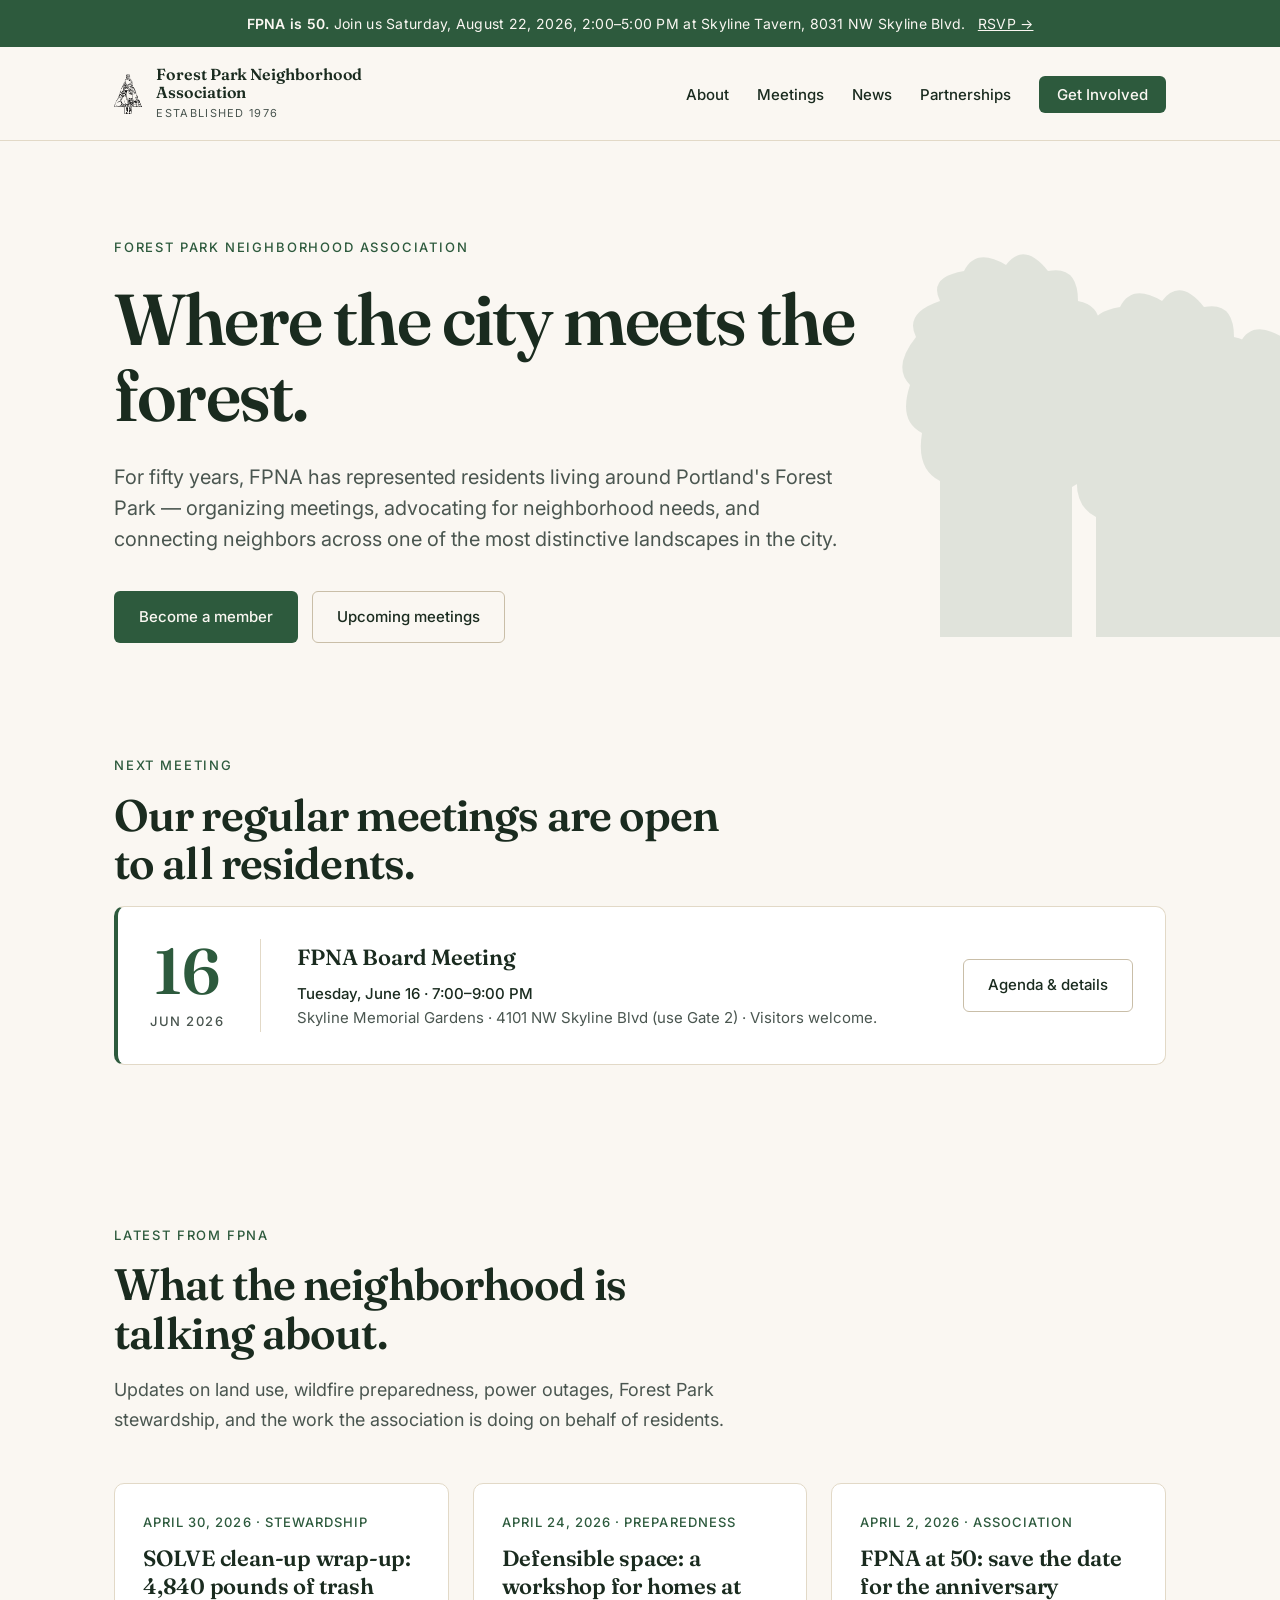
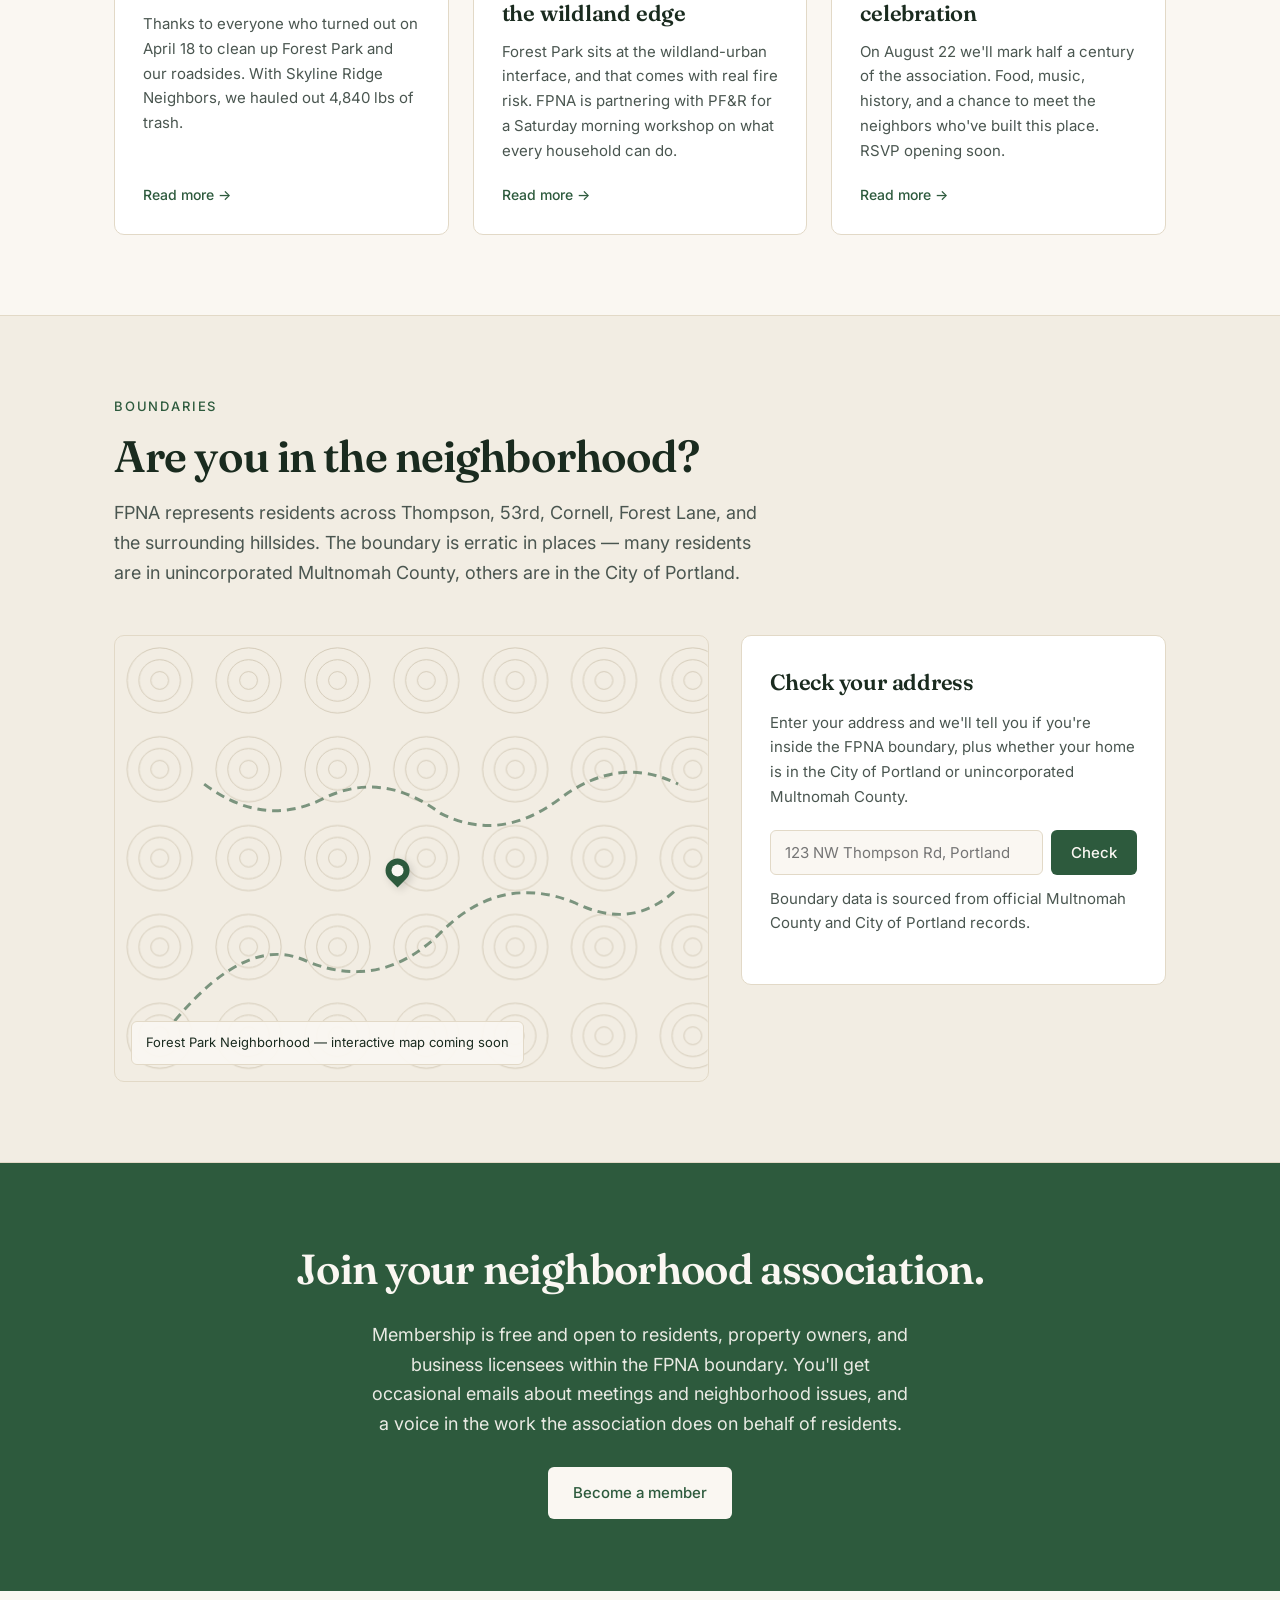
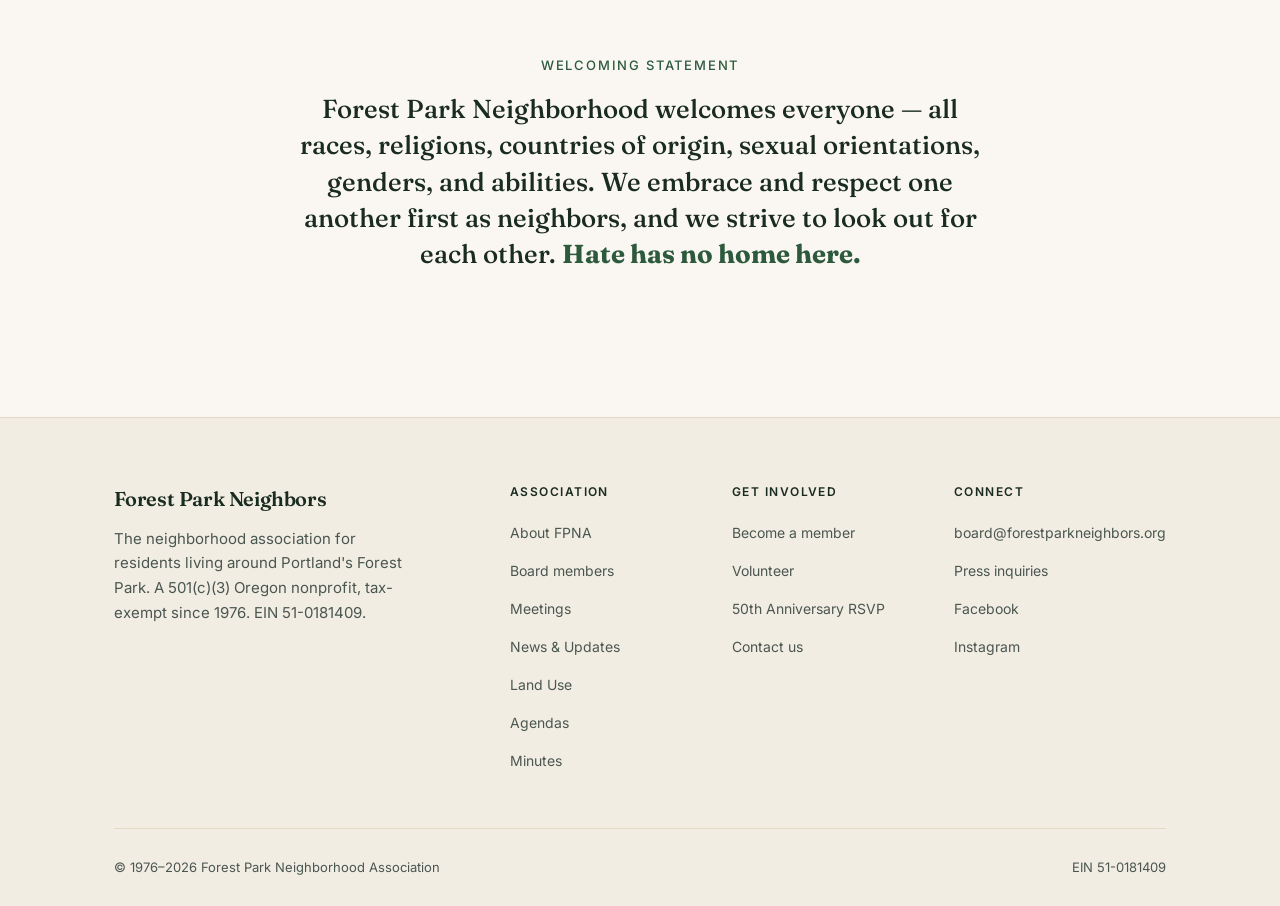
<file: index.html>
<!DOCTYPE html>
<html lang="en">
<head>
  <meta charset="UTF-8">
  <meta name="viewport" content="width=device-width, initial-scale=1.0">
  <title>Forest Park Neighborhood Association</title>
  <meta name="description" content="Since 1976, FPNA has represented residents around Portland's Forest Park. Meetings, news, advocacy, and community at the edge of the forest.">
  <link rel="preconnect" href="https://fonts.googleapis.com">
  <link rel="preconnect" href="https://fonts.gstatic.com" crossorigin>
  <link href="https://fonts.googleapis.com/css2?family=Fraunces:opsz,wght@9..144,500;9..144,600&family=Inter:wght@400;500;600&display=swap" rel="stylesheet">
  <link rel="stylesheet" href="styles.css">
</head>
<body>

  <!-- 50th Anniversary banner -->
  <div class="banner-50">
    <strong>FPNA is 50.</strong> Join us Saturday, August 22, 2026, 2:00–5:00 PM at Skyline Tavern, 8031 NW Skyline Blvd.
    <a href="get-involved.html#rsvp">RSVP →</a>
  </div>

  <!-- Header -->
  <header class="site-header">
    <div class="header-inner">
      <a href="index.html" class="brand">
        <img src="assets/fpna-logo-bw.png" alt="" class="brand-mark" />
        <span class="brand-text">
          <span class="brand-name">Forest Park Neighborhood Association</span>
          <span class="brand-tag">Established 1976</span>
        </span>
      </a>
      <nav class="main-nav" aria-label="Main">
        <ul>
          <li><a href="about.html">About</a></li>
          <li><a href="meetings.html">Meetings</a></li>
          <li><a href="news.html">News</a></li>
          <li><a href="partnerships.html">Partnerships</a></li>
          <li><a href="get-involved.html" class="nav-cta">Get Involved</a></li>
        </ul>
      </nav>
    </div>
  </header>

  <!-- Hero -->
  <section class="hero">
    <!-- Decorative tree silhouettes -->
    <svg class="hero-decoration" viewBox="0 0 400 400" xmlns="http://www.w3.org/2000/svg" aria-hidden="true">
      <g fill="#2D5A3D">
        <path d="M50 380 L50 250 Q30 240 35 210 Q15 200 25 170 Q10 155 30 130 Q20 110 50 100 Q40 80 70 75 Q80 55 105 70 Q120 50 140 75 Q165 70 165 100 Q190 105 180 135 Q200 155 180 175 Q195 200 175 215 Q180 245 160 255 L160 380 Z"/>
        <path d="M180 380 L180 280 Q160 270 165 240 Q145 230 155 200 Q140 185 160 160 Q150 140 180 130 Q170 110 200 105 Q210 85 235 100 Q250 80 270 105 Q295 100 295 130 Q320 135 310 165 Q330 185 310 205 Q325 230 305 245 Q310 275 290 285 L290 380 Z"/>
        <path d="M280 380 L280 310 Q260 300 265 270 Q245 260 255 230 Q240 215 260 190 Q250 170 280 160 Q270 140 300 135 Q310 115 335 130 Q350 110 370 135 L370 380 Z"/>
      </g>
    </svg>

    <div class="container hero-inner">
      <div class="hero-eyebrow">Forest Park Neighborhood Association</div>
      <h1 class="hero-title">Where the city meets the forest.</h1>
      <p class="hero-sub">
        For fifty years, FPNA has represented residents living around Portland's Forest Park —
        organizing meetings, advocating for neighborhood needs, and connecting neighbors across
        one of the most distinctive landscapes in the city.
      </p>
      <div class="hero-actions">
        <a href="get-involved.html" class="btn btn-primary">Become a member</a>
        <a href="meetings.html" class="btn btn-secondary">Upcoming meetings</a>
      </div>
    </div>
  </section>

  <!-- Next meeting -->
  <section style="padding-top: 24px;">
    <div class="container">
      <div class="section-eyebrow">Next meeting</div>
      <h2 class="section-title">Our regular meetings are open to all residents.</h2>
      <div class="next-meeting">
        <div class="next-meeting-date">
          <div class="next-meeting-day">16</div>
          <div class="next-meeting-month">Jun 2026</div>
        </div>
        <div class="next-meeting-body">
          <h3>FPNA Board Meeting</h3>
          <p>
            <strong>Tuesday, June 16 · 7:00&ndash;9:00 PM</strong><br>
            Skyline Memorial Gardens · 4101 NW Skyline Blvd (use Gate 2) · Visitors welcome.
          </p>
        </div>
        <a href="meetings.html" class="btn btn-secondary">Agenda &amp; details</a>
      </div>
    </div>
  </section>

  <!-- News -->
  <section>
    <div class="container">
      <div class="section-eyebrow">Latest from FPNA</div>
      <h2 class="section-title">What the neighborhood is talking about.</h2>
      <p class="section-sub">
        Updates on land use, wildfire preparedness, power outages, Forest Park stewardship,
        and the work the association is doing on behalf of residents.
      </p>
      <div class="news-grid">
        <a href="news.html" class="news-card">
          <div class="news-meta">April 30, 2026 · Stewardship</div>
          <h3 class="news-title">SOLVE clean-up wrap-up: 4,840 pounds of trash</h3>
          <p class="news-excerpt">
            Thanks to everyone who turned out on April 18 to clean up Forest Park and our
            roadsides. With Skyline Ridge Neighbors, we hauled out 4,840 lbs of trash.
          </p>
          <span class="news-read">Read more →</span>
        </a>
        <a href="news.html" class="news-card">
          <div class="news-meta">April 24, 2026 · Preparedness</div>
          <h3 class="news-title">Defensible space: a workshop for homes at the wildland edge</h3>
          <p class="news-excerpt">
            Forest Park sits at the wildland-urban interface, and that comes with real fire risk.
            FPNA is partnering with PF&amp;R for a Saturday morning workshop on what every household can do.
          </p>
          <span class="news-read">Read more →</span>
        </a>
        <a href="news.html" class="news-card">
          <div class="news-meta">April 2, 2026 · Association</div>
          <h3 class="news-title">FPNA at 50: save the date for the anniversary celebration</h3>
          <p class="news-excerpt">
            On August 22 we'll mark half a century of the association. Food, music, history,
            and a chance to meet the neighbors who've built this place. RSVP opening soon.
          </p>
          <span class="news-read">Read more →</span>
        </a>
      </div>
    </div>
  </section>

  <!-- Boundary + address checker -->
  <section style="background: var(--color-bg-alt); border-top: 1px solid var(--color-border); border-bottom: 1px solid var(--color-border);">
    <div class="container">
      <div class="section-eyebrow">Boundaries</div>
      <h2 class="section-title">Are you in the neighborhood?</h2>
      <p class="section-sub">
        FPNA represents residents across Thompson, 53rd, Cornell, Forest Lane, and the
        surrounding hillsides. The boundary is erratic in places — many residents are in
        unincorporated Multnomah County, others are in the City of Portland.
      </p>

      <div class="boundary-block">
        <div class="map-placeholder">
          <svg class="map-bg" viewBox="0 0 400 300" xmlns="http://www.w3.org/2000/svg" aria-hidden="true">
            <defs>
              <pattern id="topo" x="0" y="0" width="60" height="60" patternUnits="userSpaceOnUse">
                <circle cx="30" cy="30" r="22" stroke="#C9BEA8" stroke-width="0.5" fill="none"/>
                <circle cx="30" cy="30" r="14" stroke="#C9BEA8" stroke-width="0.5" fill="none"/>
                <circle cx="30" cy="30" r="6" stroke="#C9BEA8" stroke-width="0.5" fill="none"/>
              </pattern>
            </defs>
            <rect width="400" height="300" fill="url(#topo)"/>
            <path d="M40 260 Q90 200 130 220 Q180 240 220 200 Q260 160 310 180 Q350 200 380 170"
                  stroke="#2D5A3D" stroke-width="2" fill="none" stroke-dasharray="6 4" opacity="0.6"/>
            <path d="M60 100 Q100 130 140 110 Q180 90 220 120 Q260 140 300 110 Q340 80 380 100"
                  stroke="#2D5A3D" stroke-width="2" fill="none" stroke-dasharray="6 4" opacity="0.6"/>
          </svg>
          <div class="map-pin" aria-hidden="true"></div>
          <div class="map-label">Forest Park Neighborhood — interactive map coming soon</div>
        </div>

        <div class="checker-card">
          <h3>Check your address</h3>
          <p>Enter your address and we'll tell you if you're inside the FPNA boundary, plus whether your home is in the City of Portland or unincorporated Multnomah County.</p>
          <form class="checker-form" onsubmit="event.preventDefault(); alert('In the production version, this will return live boundary and jurisdiction info.');">
            <input type="text" placeholder="123 NW Thompson Rd, Portland" aria-label="Your address">
            <button type="submit">Check</button>
          </form>
          <p class="checker-note">Boundary data is sourced from official Multnomah County and City of Portland records.</p>
        </div>
      </div>
    </div>
  </section>

  <!-- CTA band -->
  <section class="cta-band">
    <div class="container">
      <h2>Join your neighborhood association.</h2>
      <p>Membership is free and open to residents, property owners, and business licensees within the FPNA boundary. You'll get occasional emails about meetings and neighborhood issues, and a voice in the work the association does on behalf of residents.</p>
      <a href="get-involved.html" class="btn btn-primary">Become a member</a>
    </div>
  </section>

  <!-- Welcoming statement -->
  <section style="padding: 64px 0;">
    <div class="container" style="max-width: 760px; text-align: center;">
      <div class="section-eyebrow">Welcoming statement</div>
      <p style="font-family: var(--font-display); font-weight: 500; font-size: clamp(20px, 2.2vw, 26px); line-height: 1.4; color: var(--color-text); margin-top: 12px;">
        Forest Park Neighborhood welcomes everyone — all races, religions, countries of
        origin, sexual orientations, genders, and abilities. We embrace and respect one
        another first as neighbors, and we strive to look out for each other.
        <strong style="color: var(--color-accent);">Hate has no home here.</strong>
      </p>
    </div>
  </section>

  <!-- Footer -->
  <footer class="site-footer">
    <div class="container">
      <div class="footer-grid">
        <div>
          <div class="footer-brand">Forest Park Neighbors</div>
          <p class="footer-blurb">
            The neighborhood association for residents living around Portland's Forest Park.
            A 501(c)(3) Oregon nonprofit, tax-exempt since 1976. EIN 51-0181409.
          </p>
        </div>
        <div class="footer-col">
          <h4>Association</h4>
          <ul>
            <li><a href="about.html">About FPNA</a></li>
            <li><a href="about.html#board">Board members</a></li>
            <li><a href="meetings.html">Meetings</a></li>
            <li><a href="news.html">News &amp; Updates</a></li>
            <li><a href="land-use.html">Land Use</a></li>
            <li><a href="https://neigh120.sharepoint.com/:f:/s/Library/EjaX7eQWtTdJlmP6zh1chggBeNu8Uv-p2MYlgUlv2T-IfQ?e=IfXbHe" target="_blank" rel="noopener">Agendas</a></li>
            <li><a href="https://neigh120.sharepoint.com/:f:/s/Library/EgnVC0pJ2J5DipxcN_7w5o8BEXKEQTdMqW26zpZ4DAAJKw?e=DmlteZ" target="_blank" rel="noopener">Minutes</a></li>
          </ul>
        </div>
        <div class="footer-col">
          <h4>Get involved</h4>
          <ul>
            <li><a href="get-involved.html">Become a member</a></li>
            <li><a href="get-involved.html#volunteer">Volunteer</a></li>
            <li><a href="get-involved.html#rsvp">50th Anniversary RSVP</a></li>
            <li><a href="contact.html">Contact us</a></li>
          </ul>
        </div>
        <div class="footer-col">
          <h4>Connect</h4>
          <ul>
            <li><a href="mailto:board@forestparkneighbors.org">board@forestparkneighbors.org</a></li>
            <li><a href="contact.html#press">Press inquiries</a></li>
            <li><a href="https://www.facebook.com/forestparkneighborhoodassociation" target="_blank" rel="noopener">Facebook</a></li>
            <li><a href="https://www.instagram.com/forestparkneighbors" target="_blank" rel="noopener">Instagram</a></li>
          </ul>
        </div>
      </div>
      <div class="footer-bottom">
        <span>© 1976–2026 Forest Park Neighborhood Association</span>
        <span>EIN 51-0181409</span>
      </div>
    </div>
  </footer>

</body>
</html>
</file>
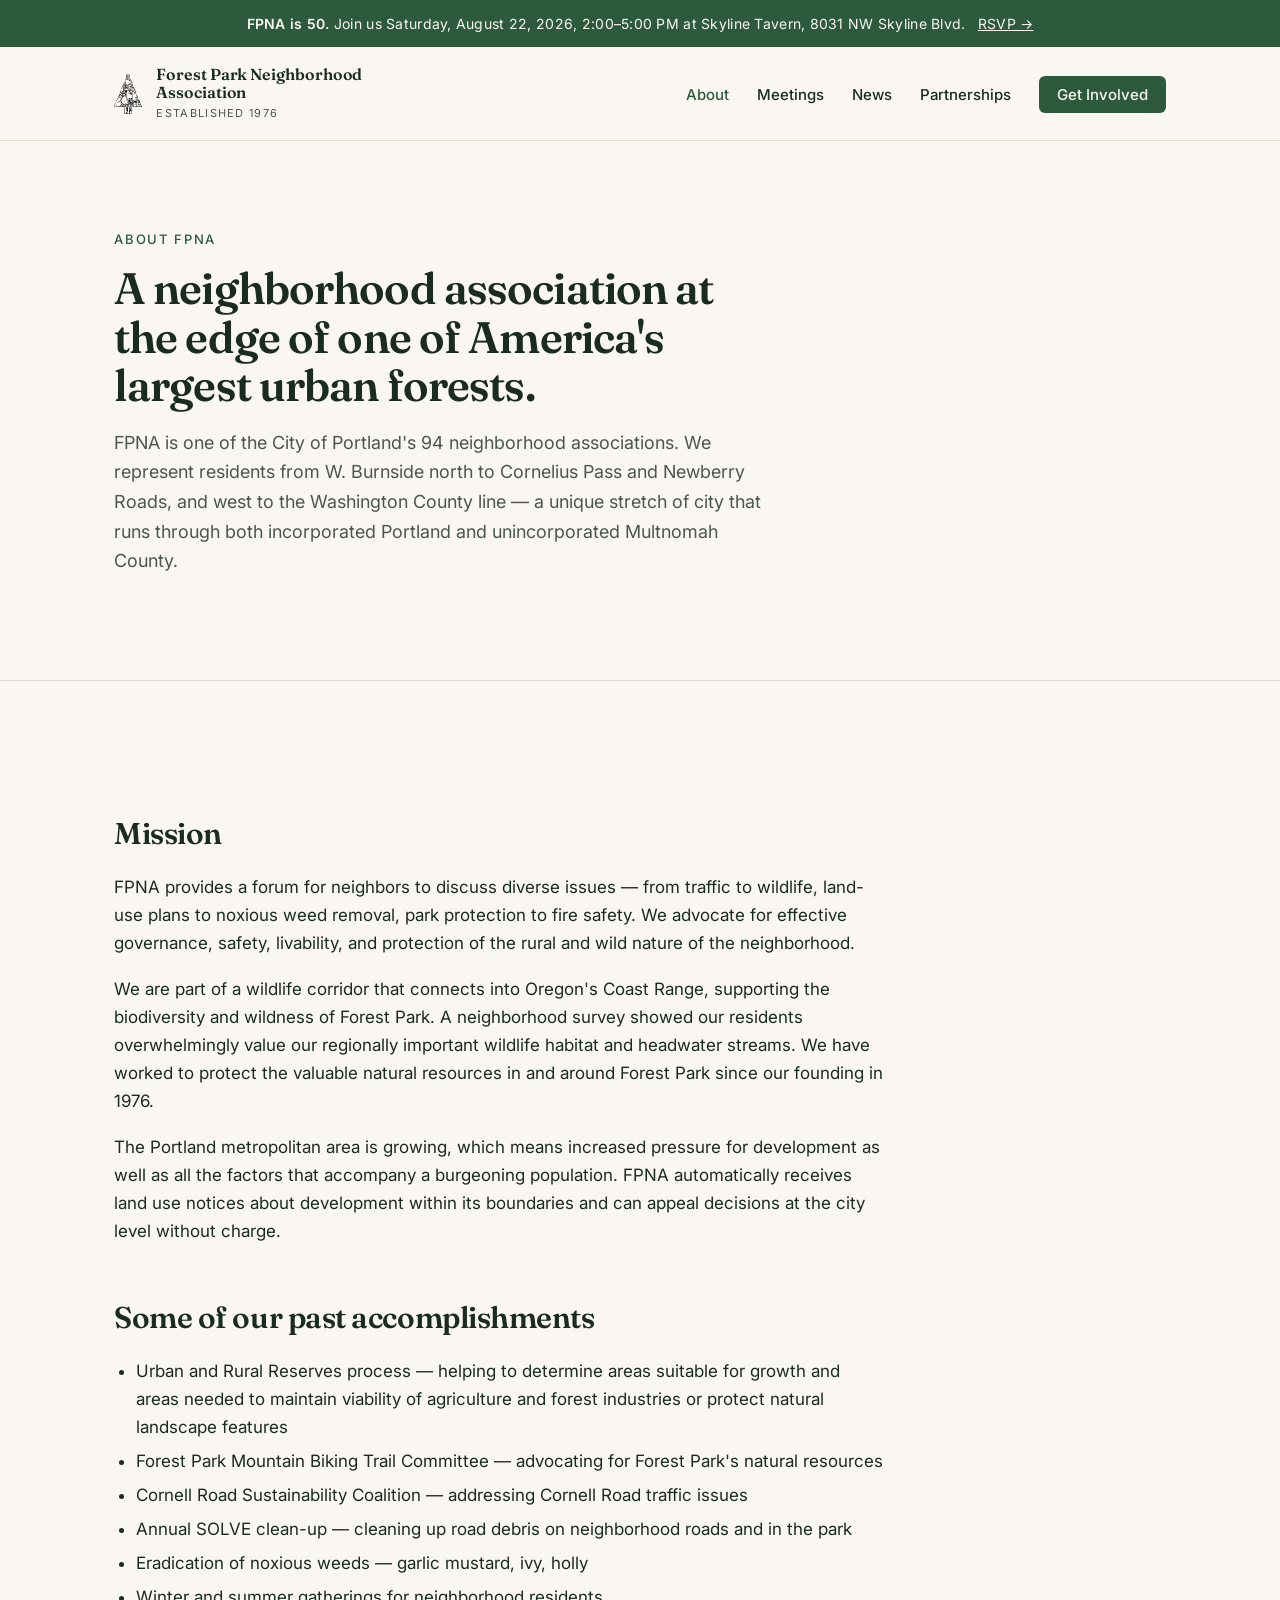
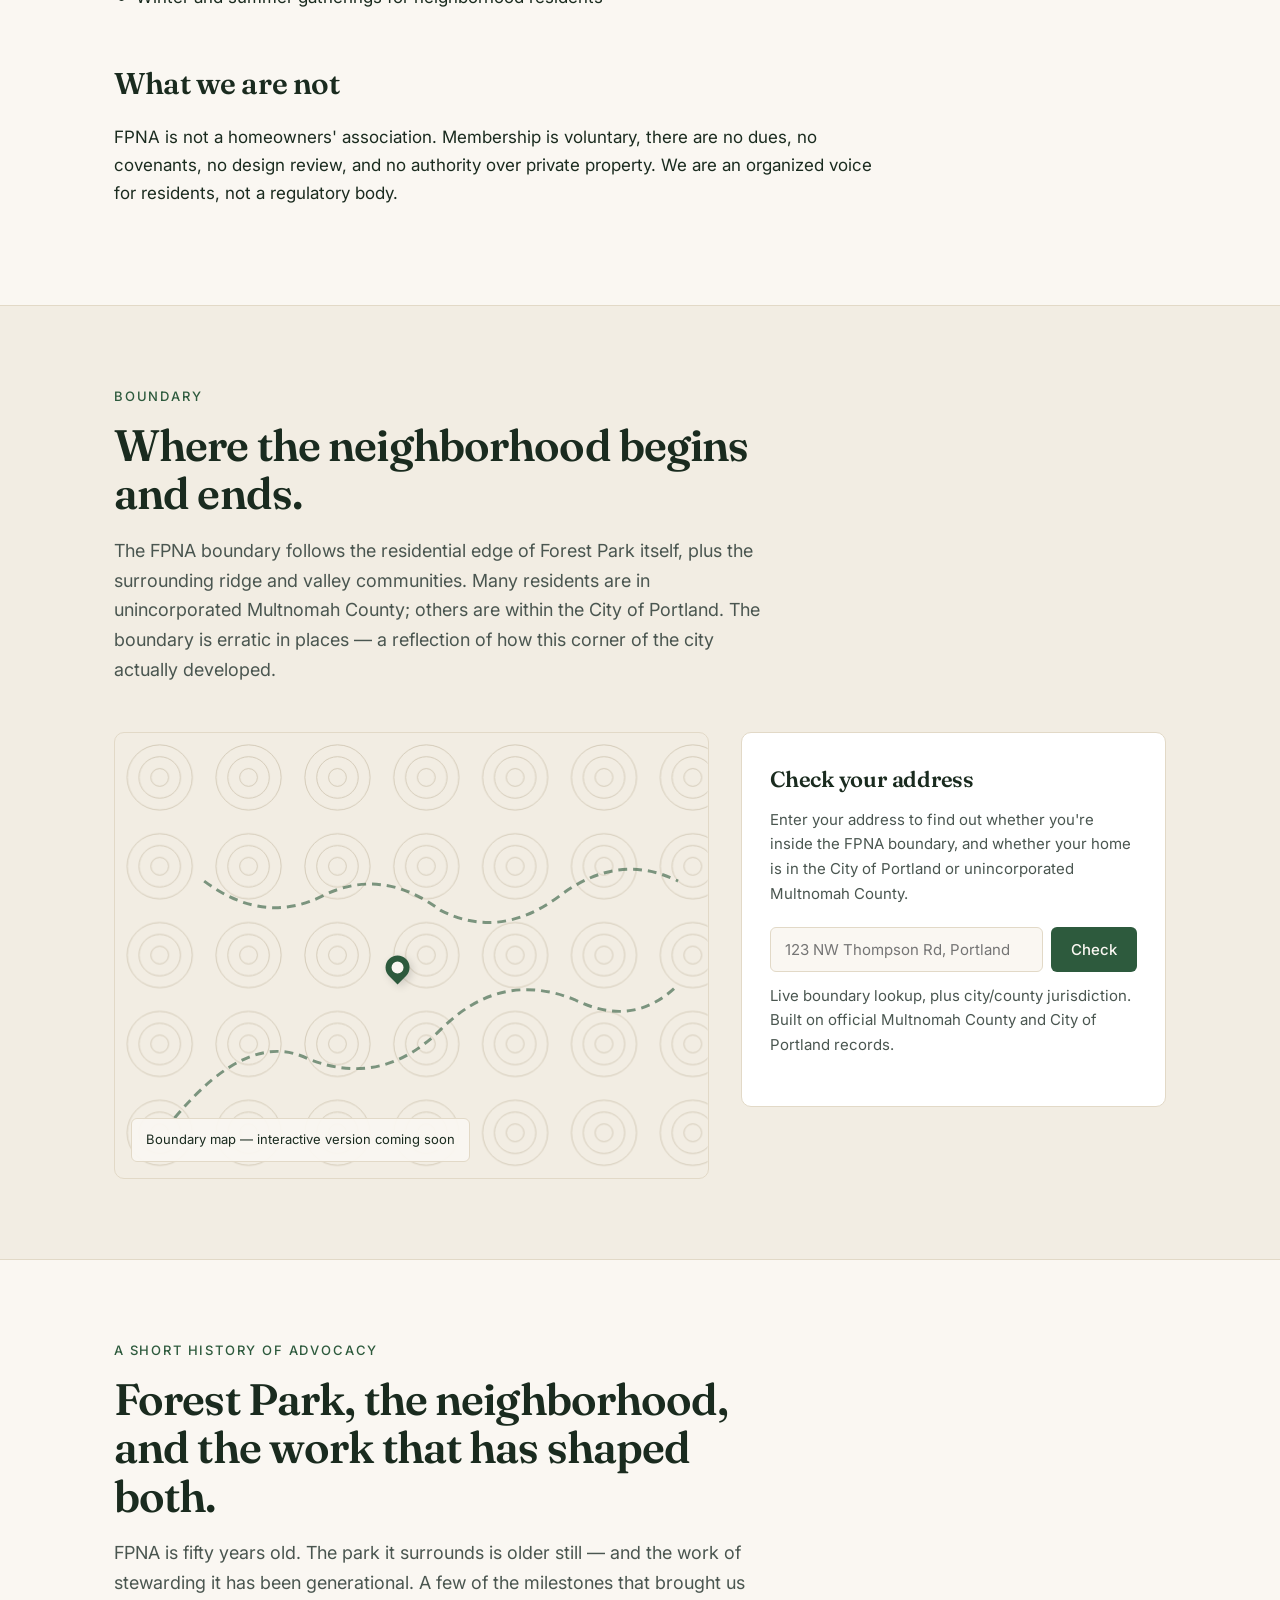
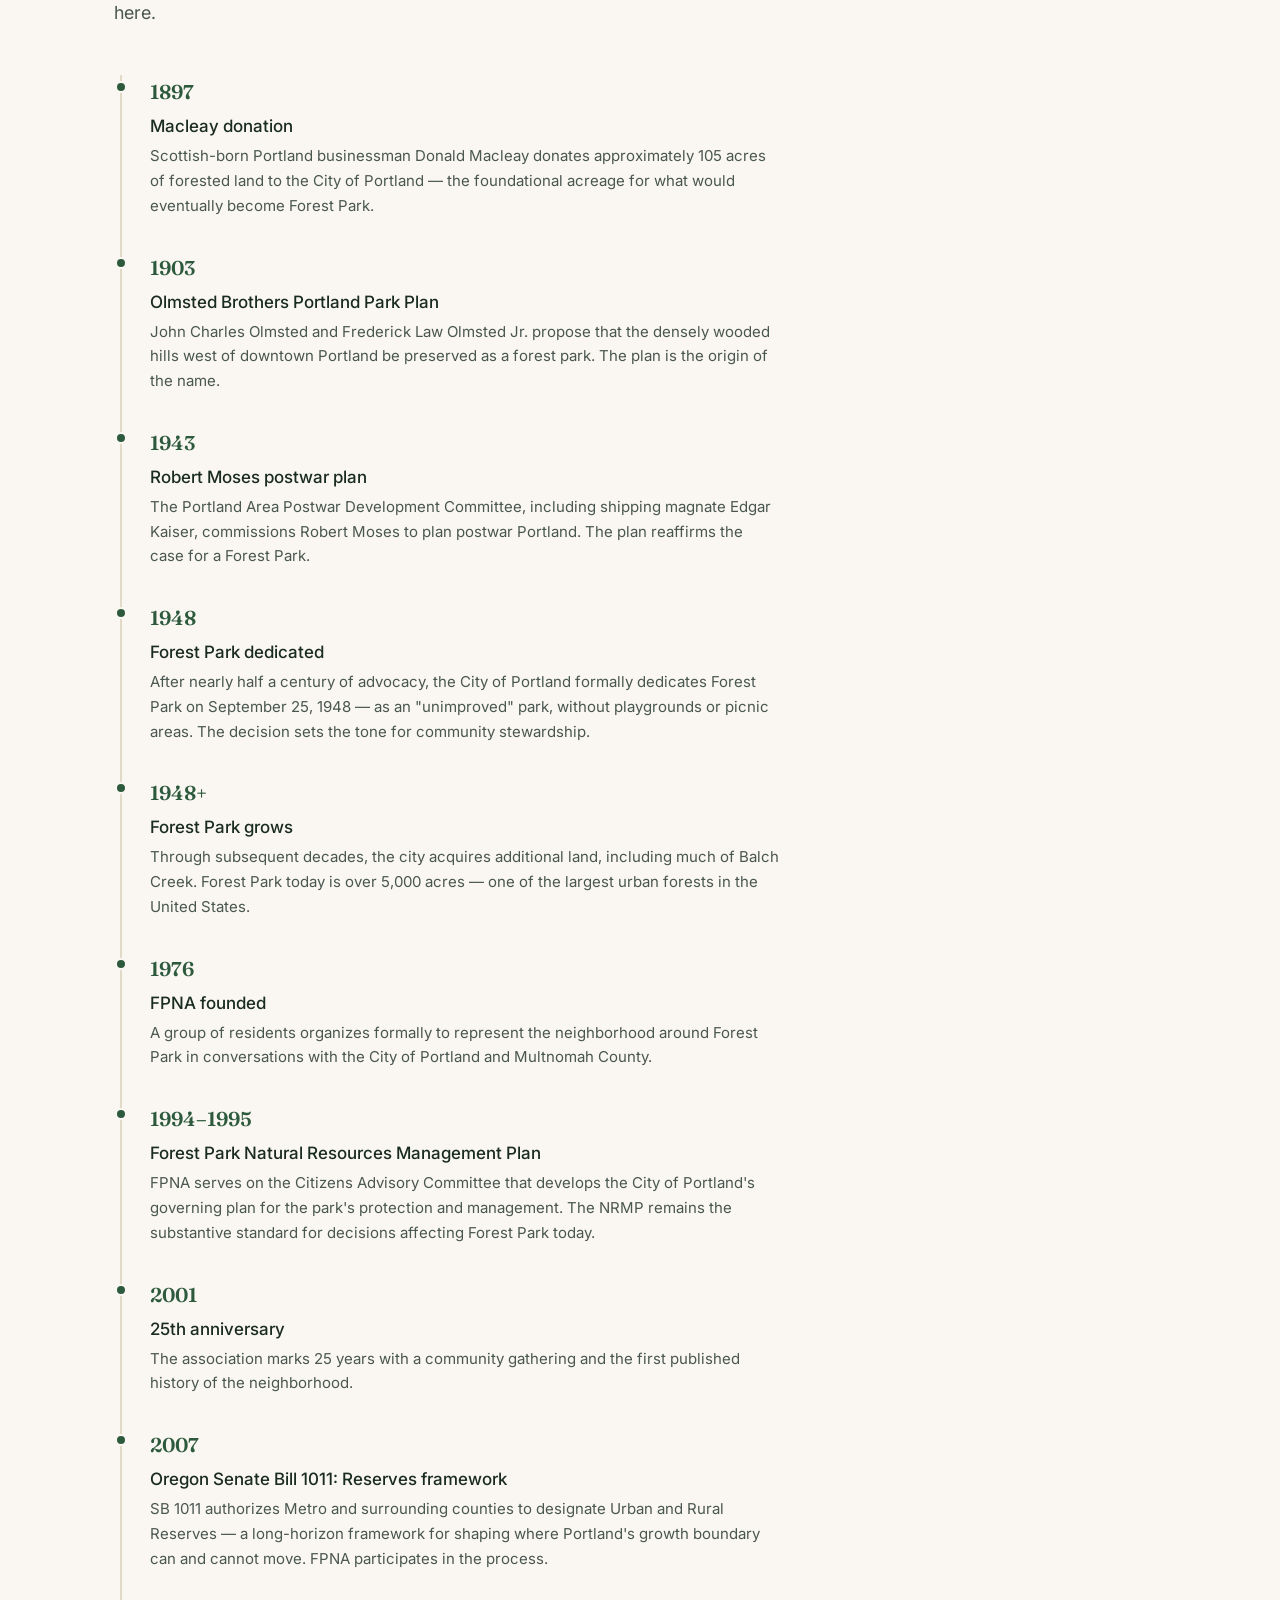
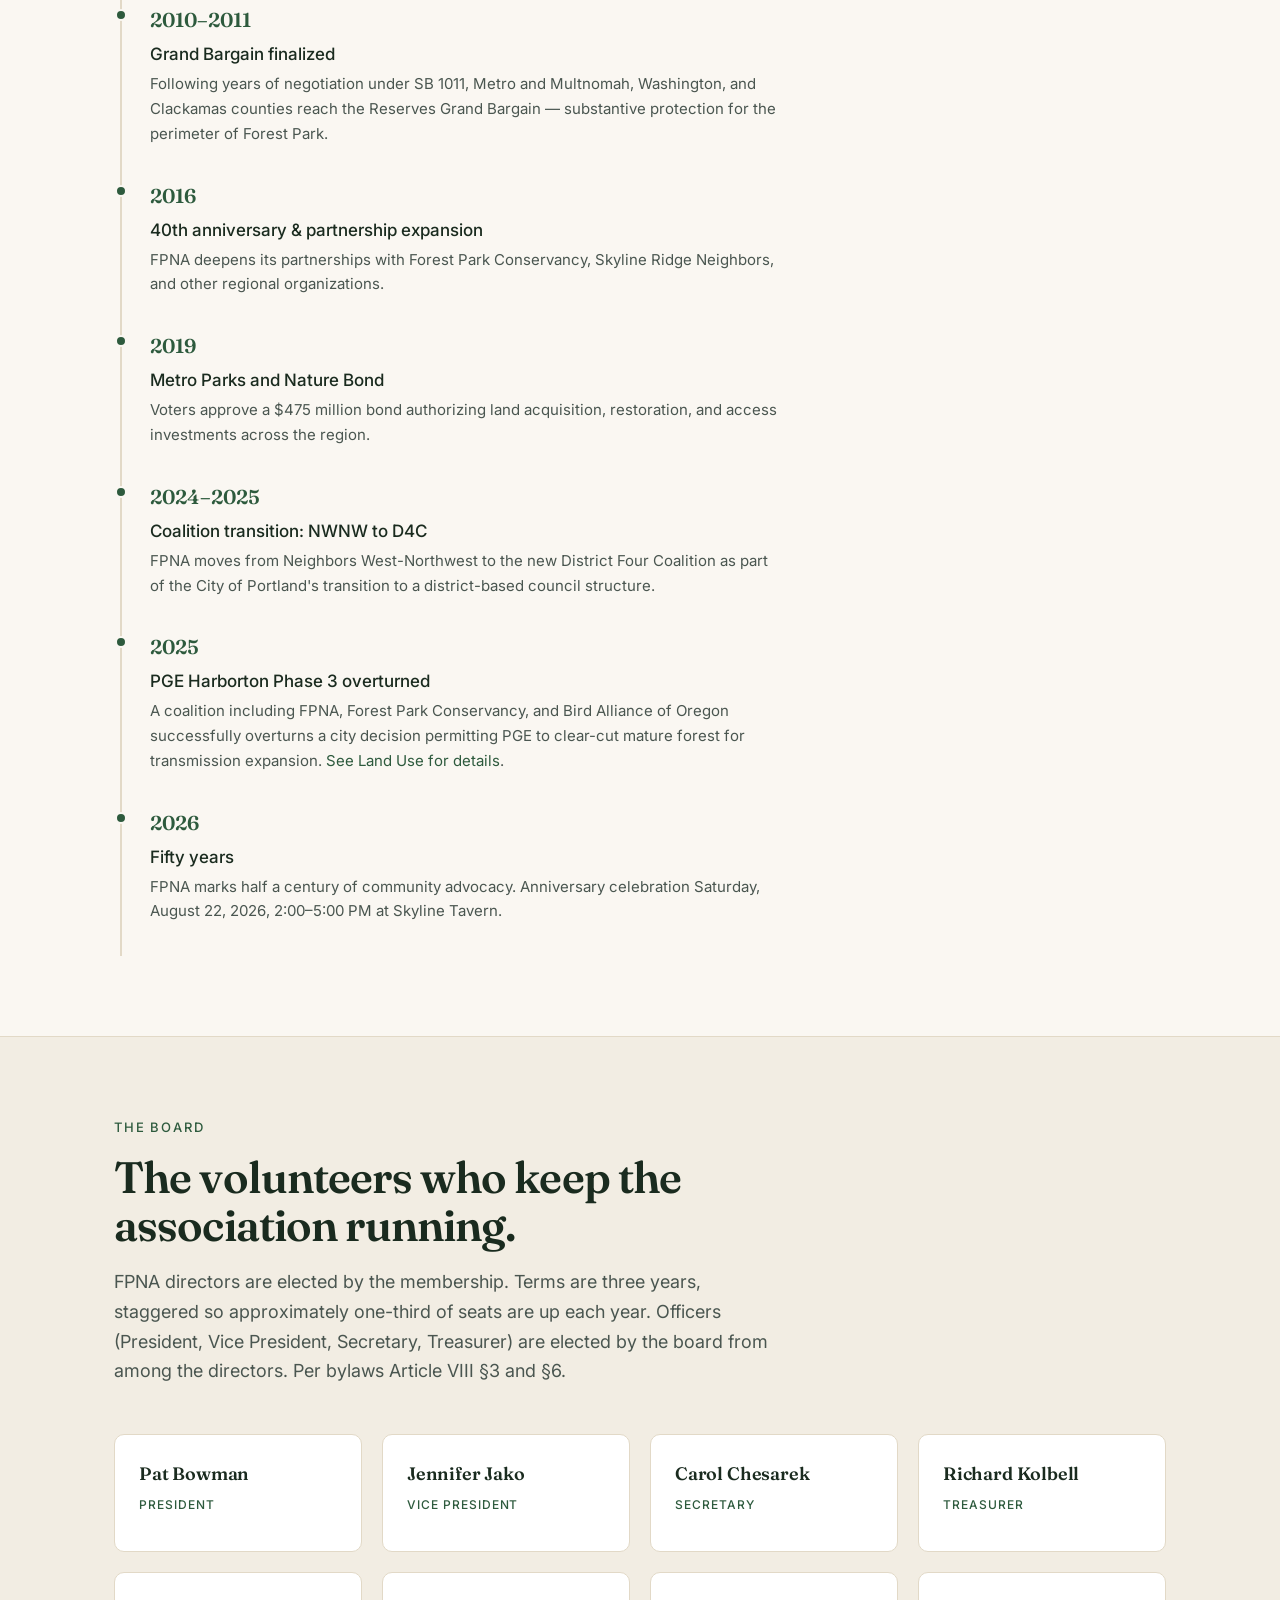
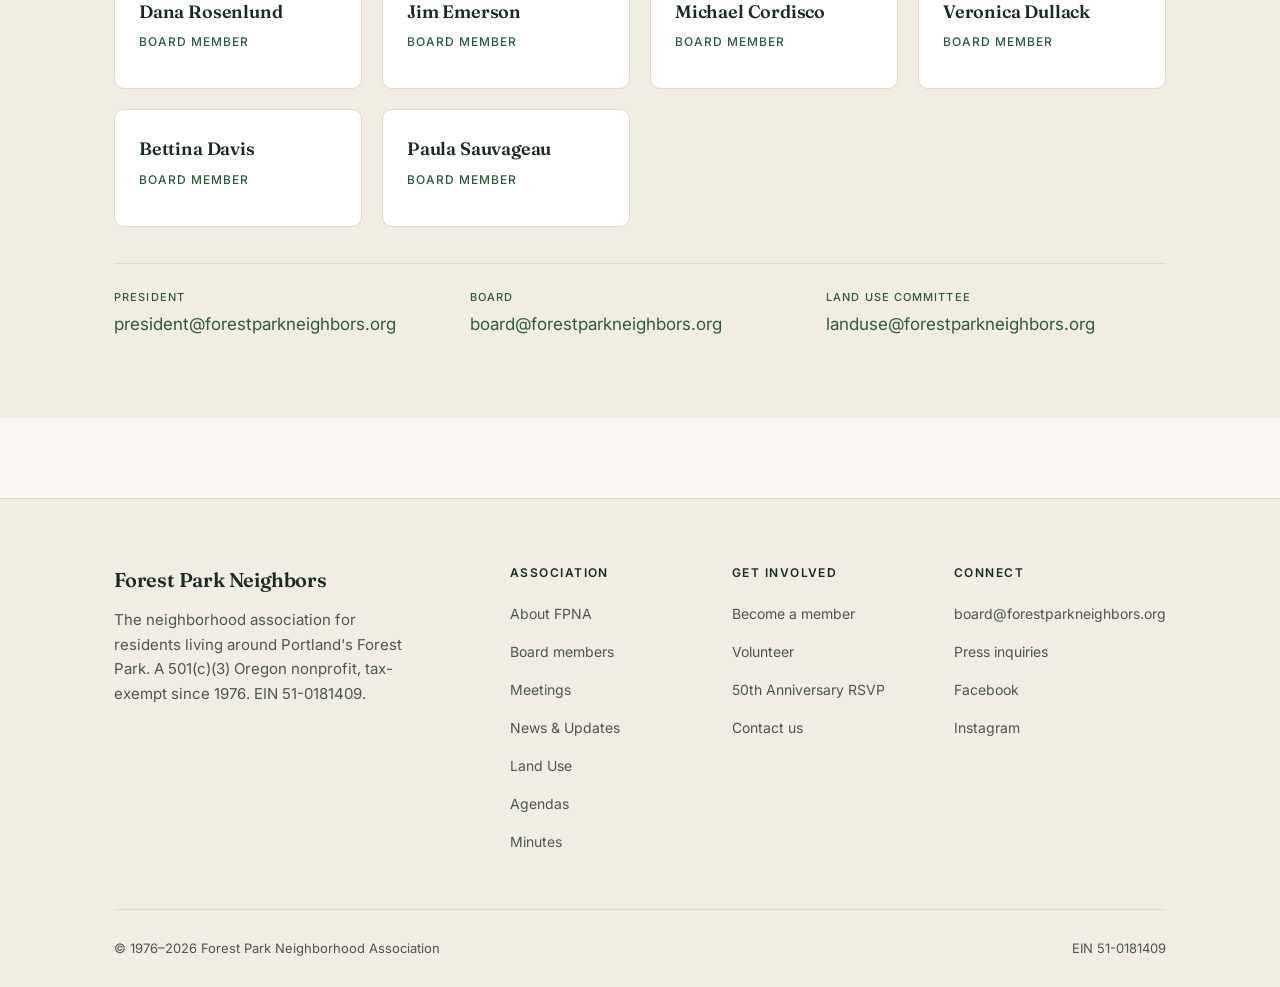
<file: about.html>
<!DOCTYPE html>
<html lang="en">
<head>
  <meta charset="UTF-8">
  <meta name="viewport" content="width=device-width, initial-scale=1.0">
  <title>About — Forest Park Neighborhood Association</title>
  <meta name="description" content="FPNA represents residents around Portland's Forest Park. Our mission, our boundaries, our board, and fifty years of neighborhood history.">
  <link rel="preconnect" href="https://fonts.googleapis.com">
  <link rel="preconnect" href="https://fonts.gstatic.com" crossorigin>
  <link href="https://fonts.googleapis.com/css2?family=Fraunces:opsz,wght@9..144,500;9..144,600&family=Inter:wght@400;500;600&display=swap" rel="stylesheet">
  <link rel="stylesheet" href="styles.css">
</head>
<body>

  <div class="banner-50">
    <strong>FPNA is 50.</strong> Join us Saturday, August 22, 2026, 2:00–5:00 PM at Skyline Tavern, 8031 NW Skyline Blvd.
    <a href="get-involved.html#rsvp">RSVP →</a>
  </div>

  <header class="site-header">
    <div class="header-inner">
      <a href="index.html" class="brand">
        <img src="assets/fpna-logo-bw.png" alt="" class="brand-mark" />
        <span class="brand-text">
          <span class="brand-name">Forest Park Neighborhood Association</span>
          <span class="brand-tag">Established 1976</span>
        </span>
      </a>
      <nav class="main-nav" aria-label="Main">
        <ul>
          <li><a href="about.html" class="active">About</a></li>
          <li><a href="meetings.html">Meetings</a></li>
          <li><a href="news.html">News</a></li>
          <li><a href="partnerships.html">Partnerships</a></li>
          <li><a href="get-involved.html" class="nav-cta">Get Involved</a></li>
        </ul>
      </nav>
    </div>
  </header>

  <div class="page-header">
    <div class="container">
      <div class="section-eyebrow">About FPNA</div>
      <h1 class="section-title">A neighborhood association at the edge of one of America's largest urban forests.</h1>
      <p class="section-sub">
        FPNA is one of the City of Portland's 94 neighborhood associations. We represent
        residents from W. Burnside north to Cornelius Pass and Newberry Roads, and west
        to the Washington County line — a unique stretch of city that runs through both
        incorporated Portland and unincorporated Multnomah County.
      </p>
    </div>
  </div>

  <section>
    <div class="container">
      <div class="prose">
        <h2>Mission</h2>
        <p>
          FPNA provides a forum for neighbors to discuss diverse issues — from traffic to
          wildlife, land-use plans to noxious weed removal, park protection to fire safety.
          We advocate for effective governance, safety, livability, and protection of the
          rural and wild nature of the neighborhood.
        </p>
        <p>
          We are part of a wildlife corridor that connects into Oregon's Coast Range,
          supporting the biodiversity and wildness of Forest Park. A neighborhood survey
          showed our residents overwhelmingly value our regionally important wildlife
          habitat and headwater streams. We have worked to protect the valuable natural
          resources in and around Forest Park since our founding in 1976.
        </p>
        <p>
          The Portland metropolitan area is growing, which means increased pressure for
          development as well as all the factors that accompany a burgeoning population.
          FPNA automatically receives land use notices about development within its
          boundaries and can appeal decisions at the city level without charge.
        </p>

        <h2>Some of our past accomplishments</h2>
        <ul>
          <li>Urban and Rural Reserves process — helping to determine areas suitable for growth and areas needed to maintain viability of agriculture and forest industries or protect natural landscape features</li>
          <li>Forest Park Mountain Biking Trail Committee — advocating for Forest Park's natural resources</li>
          <li>Cornell Road Sustainability Coalition — addressing Cornell Road traffic issues</li>
          <li>Annual SOLVE clean-up — cleaning up road debris on neighborhood roads and in the park</li>
          <li>Eradication of noxious weeds — garlic mustard, ivy, holly</li>
          <li>Winter and summer gatherings for neighborhood residents</li>
        </ul>

        <h2>What we are not</h2>
        <p>
          FPNA is not a homeowners' association. Membership is voluntary, there are no
          dues, no covenants, no design review, and no authority over private property.
          We are an organized voice for residents, not a regulatory body.
        </p>
      </div>
    </div>
  </section>

  <section style="background: var(--color-bg-alt); border-top: 1px solid var(--color-border); border-bottom: 1px solid var(--color-border);">
    <div class="container">
      <div class="section-eyebrow">Boundary</div>
      <h2 class="section-title">Where the neighborhood begins and ends.</h2>
      <p class="section-sub">
        The FPNA boundary follows the residential edge of Forest Park itself, plus the
        surrounding ridge and valley communities. Many residents are in unincorporated
        Multnomah County; others are within the City of Portland. The boundary is erratic
        in places — a reflection of how this corner of the city actually developed.
      </p>

      <div class="boundary-block">
        <div class="map-placeholder">
          <svg class="map-bg" viewBox="0 0 400 300" xmlns="http://www.w3.org/2000/svg" aria-hidden="true">
            <defs>
              <pattern id="topo2" x="0" y="0" width="60" height="60" patternUnits="userSpaceOnUse">
                <circle cx="30" cy="30" r="22" stroke="#C9BEA8" stroke-width="0.5" fill="none"/>
                <circle cx="30" cy="30" r="14" stroke="#C9BEA8" stroke-width="0.5" fill="none"/>
                <circle cx="30" cy="30" r="6" stroke="#C9BEA8" stroke-width="0.5" fill="none"/>
              </pattern>
            </defs>
            <rect width="400" height="300" fill="url(#topo2)"/>
            <path d="M40 260 Q90 200 130 220 Q180 240 220 200 Q260 160 310 180 Q350 200 380 170"
                  stroke="#2D5A3D" stroke-width="2" fill="none" stroke-dasharray="6 4" opacity="0.6"/>
            <path d="M60 100 Q100 130 140 110 Q180 90 220 120 Q260 140 300 110 Q340 80 380 100"
                  stroke="#2D5A3D" stroke-width="2" fill="none" stroke-dasharray="6 4" opacity="0.6"/>
          </svg>
          <div class="map-pin" aria-hidden="true"></div>
          <div class="map-label">Boundary map — interactive version coming soon</div>
        </div>

        <div class="checker-card">
          <h3>Check your address</h3>
          <p>Enter your address to find out whether you're inside the FPNA boundary, and whether your home is in the City of Portland or unincorporated Multnomah County.</p>
          <form class="checker-form" onsubmit="event.preventDefault(); alert('In the production version, this will return live boundary and jurisdiction info.');">
            <input type="text" placeholder="123 NW Thompson Rd, Portland" aria-label="Your address">
            <button type="submit">Check</button>
          </form>
          <p class="checker-note">Live boundary lookup, plus city/county jurisdiction. Built on official Multnomah County and City of Portland records.</p>
        </div>
      </div>
    </div>
  </section>

  <section id="history">
    <div class="container">
      <div class="section-eyebrow">A short history of advocacy</div>
      <h2 class="section-title">Forest Park, the neighborhood, and the work that has shaped both.</h2>
      <p class="section-sub">
        FPNA is fifty years old. The park it surrounds is older still — and the work
        of stewarding it has been generational. A few of the milestones that brought
        us here.
      </p>

      <div class="timeline">
        <div class="timeline-item">
          <div class="timeline-year">1897</div>
          <div class="timeline-title">Macleay donation</div>
          <div class="timeline-desc">Scottish-born Portland businessman Donald Macleay donates approximately 105 acres of forested land to the City of Portland — the foundational acreage for what would eventually become Forest Park.</div>
        </div>
        <div class="timeline-item">
          <div class="timeline-year">1903</div>
          <div class="timeline-title">Olmsted Brothers Portland Park Plan</div>
          <div class="timeline-desc">John Charles Olmsted and Frederick Law Olmsted Jr. propose that the densely wooded hills west of downtown Portland be preserved as a forest park. The plan is the origin of the name.</div>
        </div>
        <div class="timeline-item">
          <div class="timeline-year">1943</div>
          <div class="timeline-title">Robert Moses postwar plan</div>
          <div class="timeline-desc">The Portland Area Postwar Development Committee, including shipping magnate Edgar Kaiser, commissions Robert Moses to plan postwar Portland. The plan reaffirms the case for a Forest Park.</div>
        </div>
        <div class="timeline-item">
          <div class="timeline-year">1948</div>
          <div class="timeline-title">Forest Park dedicated</div>
          <div class="timeline-desc">After nearly half a century of advocacy, the City of Portland formally dedicates Forest Park on September 25, 1948 — as an "unimproved" park, without playgrounds or picnic areas. The decision sets the tone for community stewardship.</div>
        </div>
        <div class="timeline-item">
          <div class="timeline-year">1948+</div>
          <div class="timeline-title">Forest Park grows</div>
          <div class="timeline-desc">Through subsequent decades, the city acquires additional land, including much of Balch Creek. Forest Park today is over 5,000 acres — one of the largest urban forests in the United States.</div>
        </div>
        <div class="timeline-item">
          <div class="timeline-year">1976</div>
          <div class="timeline-title">FPNA founded</div>
          <div class="timeline-desc">A group of residents organizes formally to represent the neighborhood around Forest Park in conversations with the City of Portland and Multnomah County.</div>
        </div>
        <div class="timeline-item">
          <div class="timeline-year">1994&ndash;1995</div>
          <div class="timeline-title">Forest Park Natural Resources Management Plan</div>
          <div class="timeline-desc">FPNA serves on the Citizens Advisory Committee that develops the City of Portland's governing plan for the park's protection and management. The NRMP remains the substantive standard for decisions affecting Forest Park today.</div>
        </div>
        <div class="timeline-item">
          <div class="timeline-year">2001</div>
          <div class="timeline-title">25th anniversary</div>
          <div class="timeline-desc">The association marks 25 years with a community gathering and the first published history of the neighborhood.</div>
        </div>
        <div class="timeline-item">
          <div class="timeline-year">2007</div>
          <div class="timeline-title">Oregon Senate Bill 1011: Reserves framework</div>
          <div class="timeline-desc">SB 1011 authorizes Metro and surrounding counties to designate Urban and Rural Reserves — a long-horizon framework for shaping where Portland's growth boundary can and cannot move. FPNA participates in the process.</div>
        </div>
        <div class="timeline-item">
          <div class="timeline-year">2010&ndash;2011</div>
          <div class="timeline-title">Grand Bargain finalized</div>
          <div class="timeline-desc">Following years of negotiation under SB 1011, Metro and Multnomah, Washington, and Clackamas counties reach the Reserves Grand Bargain — substantive protection for the perimeter of Forest Park.</div>
        </div>
        <div class="timeline-item">
          <div class="timeline-year">2016</div>
          <div class="timeline-title">40th anniversary &amp; partnership expansion</div>
          <div class="timeline-desc">FPNA deepens its partnerships with Forest Park Conservancy, Skyline Ridge Neighbors, and other regional organizations.</div>
        </div>
        <div class="timeline-item">
          <div class="timeline-year">2019</div>
          <div class="timeline-title">Metro Parks and Nature Bond</div>
          <div class="timeline-desc">Voters approve a $475 million bond authorizing land acquisition, restoration, and access investments across the region.</div>
        </div>
        <div class="timeline-item">
          <div class="timeline-year">2024&ndash;2025</div>
          <div class="timeline-title">Coalition transition: NWNW to D4C</div>
          <div class="timeline-desc">FPNA moves from Neighbors West-Northwest to the new District Four Coalition as part of the City of Portland's transition to a district-based council structure.</div>
        </div>
        <div class="timeline-item">
          <div class="timeline-year">2025</div>
          <div class="timeline-title">PGE Harborton Phase 3 overturned</div>
          <div class="timeline-desc">A coalition including FPNA, Forest Park Conservancy, and Bird Alliance of Oregon successfully overturns a city decision permitting PGE to clear-cut mature forest for transmission expansion. <a href="land-use.html">See Land Use for details</a>.</div>
        </div>
        <div class="timeline-item">
          <div class="timeline-year">2026</div>
          <div class="timeline-title">Fifty years</div>
          <div class="timeline-desc">FPNA marks half a century of community advocacy. Anniversary celebration Saturday, August 22, 2026, 2:00&ndash;5:00 PM at Skyline Tavern.</div>
        </div>
      </div>
    </div>
  </section>

  <section id="board" style="background: var(--color-bg-alt); border-top: 1px solid var(--color-border);">
    <div class="container">
      <div class="section-eyebrow">The board</div>
      <h2 class="section-title">The volunteers who keep the association running.</h2>
      <p class="section-sub">
        FPNA directors are elected by the membership. Terms are three years, staggered
        so approximately one-third of seats are up each year. Officers (President, Vice
        President, Secretary, Treasurer) are elected by the board from among the
        directors. Per bylaws Article VIII §3 and §6.
      </p>

      <div class="board-grid">
        <div class="board-card">
          <div class="name">Pat Bowman</div>
          <div class="role">President</div>
        </div>
        <div class="board-card">
          <div class="name">Jennifer Jako</div>
          <div class="role">Vice President</div>
        </div>
        <div class="board-card">
          <div class="name">Carol Chesarek</div>
          <div class="role">Secretary</div>
        </div>
        <div class="board-card">
          <div class="name">Richard Kolbell</div>
          <div class="role">Treasurer</div>
        </div>
        <div class="board-card">
          <div class="name">Dana Rosenlund</div>
          <div class="role">Board member</div>
        </div>
        <div class="board-card">
          <div class="name">Jim Emerson</div>
          <div class="role">Board member</div>
        </div>
        <div class="board-card">
          <div class="name">Michael Cordisco</div>
          <div class="role">Board member</div>
        </div>
        <div class="board-card">
          <div class="name">Veronica Dullack</div>
          <div class="role">Board member</div>
        </div>
        <div class="board-card">
          <div class="name">Bettina Davis</div>
          <div class="role">Board member</div>
        </div>
        <div class="board-card">
          <div class="name">Paula Sauvageau</div>
          <div class="role">Board member</div>
        </div>
      </div>
      <div style="margin-top: 36px; padding-top: 24px; border-top: 1px solid var(--color-border); display: grid; grid-template-columns: repeat(auto-fit, minmax(220px, 1fr)); gap: 16px;">
        <div>
          <div style="font-size: 11px; letter-spacing: 0.1em; text-transform: uppercase; color: var(--color-accent); font-weight: 500; margin-bottom: 4px;">President</div>
          <a href="mailto:president@forestparkneighbors.org">president@forestparkneighbors.org</a>
        </div>
        <div>
          <div style="font-size: 11px; letter-spacing: 0.1em; text-transform: uppercase; color: var(--color-accent); font-weight: 500; margin-bottom: 4px;">Board</div>
          <a href="mailto:board@forestparkneighbors.org">board@forestparkneighbors.org</a>
        </div>
        <div>
          <div style="font-size: 11px; letter-spacing: 0.1em; text-transform: uppercase; color: var(--color-accent); font-weight: 500; margin-bottom: 4px;">Land Use Committee</div>
          <a href="mailto:landuse@forestparkneighbors.org">landuse@forestparkneighbors.org</a>
        </div>
      </div>
    </div>
  </section>

  <footer class="site-footer">
    <div class="container">
      <div class="footer-grid">
        <div>
          <div class="footer-brand">Forest Park Neighbors</div>
          <p class="footer-blurb">
            The neighborhood association for residents living around Portland's Forest Park.
            A 501(c)(3) Oregon nonprofit, tax-exempt since 1976. EIN 51-0181409.
          </p>
        </div>
        <div class="footer-col">
          <h4>Association</h4>
          <ul>
            <li><a href="about.html">About FPNA</a></li>
            <li><a href="about.html#board">Board members</a></li>
            <li><a href="meetings.html">Meetings</a></li>
            <li><a href="news.html">News &amp; Updates</a></li>
            <li><a href="land-use.html">Land Use</a></li>
            <li><a href="https://neigh120.sharepoint.com/:f:/s/Library/EjaX7eQWtTdJlmP6zh1chggBeNu8Uv-p2MYlgUlv2T-IfQ?e=IfXbHe" target="_blank" rel="noopener">Agendas</a></li>
            <li><a href="https://neigh120.sharepoint.com/:f:/s/Library/EgnVC0pJ2J5DipxcN_7w5o8BEXKEQTdMqW26zpZ4DAAJKw?e=DmlteZ" target="_blank" rel="noopener">Minutes</a></li>
          </ul>
        </div>
        <div class="footer-col">
          <h4>Get involved</h4>
          <ul>
            <li><a href="get-involved.html">Become a member</a></li>
            <li><a href="get-involved.html#volunteer">Volunteer</a></li>
            <li><a href="get-involved.html#rsvp">50th Anniversary RSVP</a></li>
            <li><a href="contact.html">Contact us</a></li>
          </ul>
        </div>
        <div class="footer-col">
          <h4>Connect</h4>
          <ul>
            <li><a href="mailto:board@forestparkneighbors.org">board@forestparkneighbors.org</a></li>
            <li><a href="contact.html#press">Press inquiries</a></li>
            <li><a href="https://www.facebook.com/forestparkneighborhoodassociation" target="_blank" rel="noopener">Facebook</a></li>
            <li><a href="https://www.instagram.com/forestparkneighbors" target="_blank" rel="noopener">Instagram</a></li>
          </ul>
        </div>
      </div>
      <div class="footer-bottom">
        <span>© 1976–2026 Forest Park Neighborhood Association</span>
        <span>EIN 51-0181409</span>
      </div>
    </div>
  </footer>

</body>
</html>
</file>
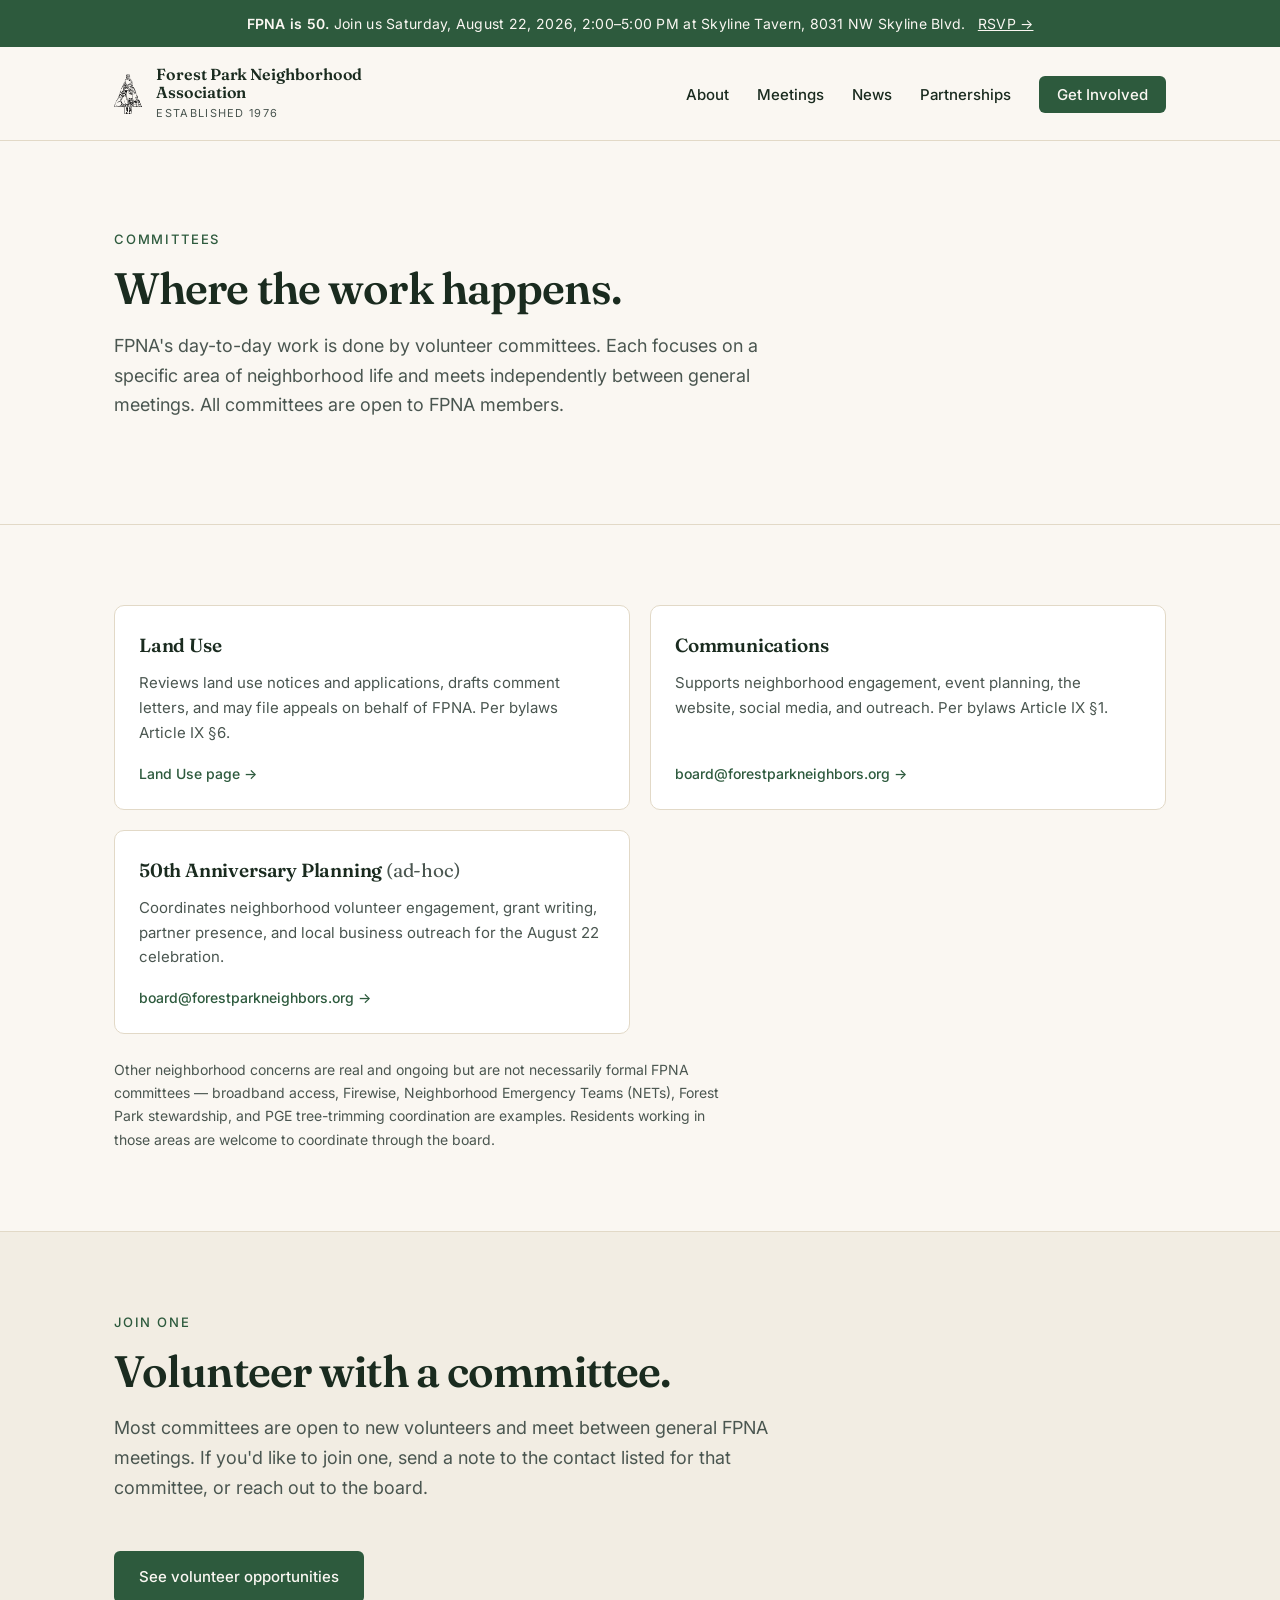
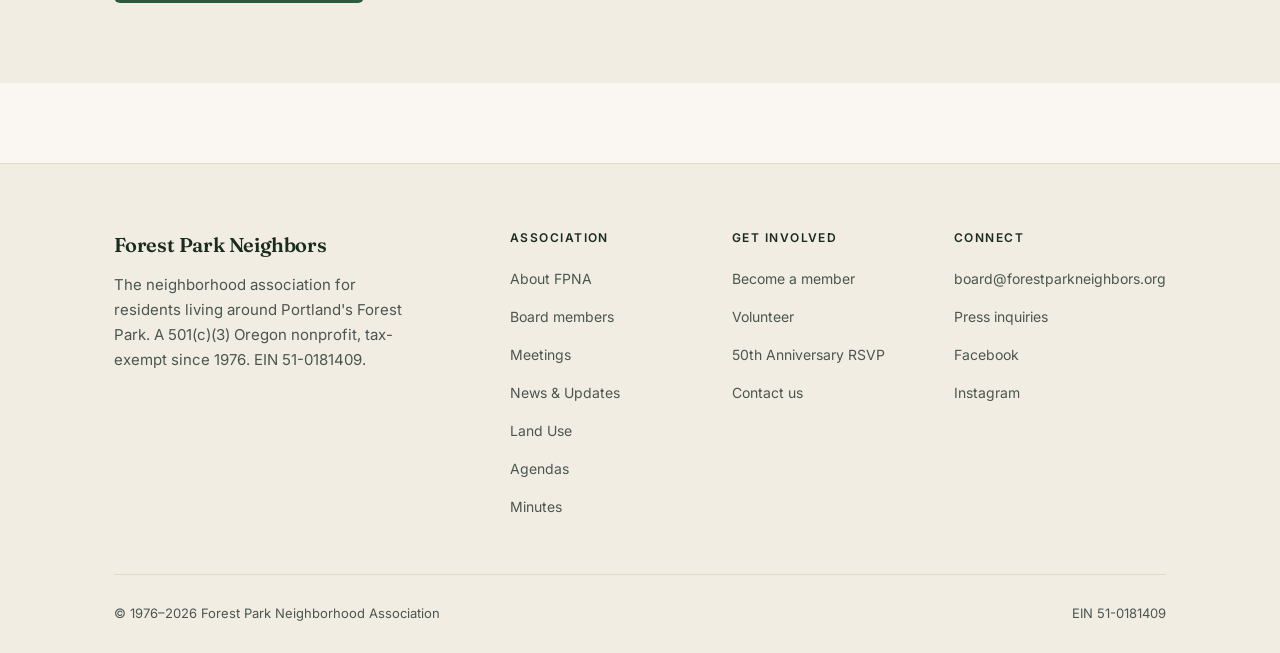
<file: committees.html>
<!DOCTYPE html>
<html lang="en">
<head>
  <meta charset="UTF-8">
  <meta name="viewport" content="width=device-width, initial-scale=1.0">
  <title>Committees — Forest Park Neighborhood Association</title>
  <meta name="description" content="FPNA's volunteer committees: Land Use, Communications, Broadband, Wildfire Preparedness, Forest Park Stewardship, and more.">
  <link rel="preconnect" href="https://fonts.googleapis.com">
  <link rel="preconnect" href="https://fonts.gstatic.com" crossorigin>
  <link href="https://fonts.googleapis.com/css2?family=Fraunces:opsz,wght@9..144,500;9..144,600&family=Inter:wght@400;500;600&display=swap" rel="stylesheet">
  <link rel="stylesheet" href="styles.css">
</head>
<body>

  <div class="banner-50">
    <strong>FPNA is 50.</strong> Join us Saturday, August 22, 2026, 2:00–5:00 PM at Skyline Tavern, 8031 NW Skyline Blvd.
    <a href="get-involved.html#rsvp">RSVP →</a>
  </div>

  <header class="site-header">
    <div class="header-inner">
      <a href="index.html" class="brand">
        <img src="assets/fpna-logo-bw.png" alt="" class="brand-mark" />
        <span class="brand-text">
          <span class="brand-name">Forest Park Neighborhood Association</span>
          <span class="brand-tag">Established 1976</span>
        </span>
      </a>
      <nav class="main-nav" aria-label="Main">
        <ul>
          <li><a href="about.html">About</a></li>
          <li><a href="meetings.html">Meetings</a></li>
          <li><a href="news.html">News</a></li>
          <li><a href="partnerships.html">Partnerships</a></li>
          <li><a href="get-involved.html" class="nav-cta">Get Involved</a></li>
        </ul>
      </nav>
    </div>
  </header>

  <div class="page-header">
    <div class="container">
      <div class="section-eyebrow">Committees</div>
      <h1 class="section-title">Where the work happens.</h1>
      <p class="section-sub">
        FPNA's day-to-day work is done by volunteer committees. Each focuses on a
        specific area of neighborhood life and meets independently between general
        meetings. All committees are open to FPNA members.
      </p>
    </div>
  </div>

  <section>
    <div class="container">
      <div class="resource-grid">
        <div class="resource-card">
          <h3>Land Use</h3>
          <p>Reviews land use notices and applications, drafts comment letters, and may file appeals on behalf of FPNA. Per bylaws Article IX §6.</p>
          <a href="land-use.html">Land Use page →</a>
        </div>
        <div class="resource-card">
          <h3>Communications</h3>
          <p>Supports neighborhood engagement, event planning, the website, social media, and outreach. Per bylaws Article IX §1.</p>
          <a href="mailto:board@forestparkneighbors.org">board@forestparkneighbors.org →</a>
        </div>
        <div class="resource-card">
          <h3>50th Anniversary Planning <span class="muted" style="font-weight:400;">(ad-hoc)</span></h3>
          <p>Coordinates neighborhood volunteer engagement, grant writing, partner presence, and local business outreach for the August 22 celebration.</p>
          <a href="mailto:board@forestparkneighbors.org">board@forestparkneighbors.org →</a>
        </div>
      </div>
      <p class="muted" style="margin-top: 24px; font-size: 14px; max-width: 70ch;">
        Other neighborhood concerns are real and ongoing but are not necessarily formal
        FPNA committees — broadband access, Firewise, Neighborhood Emergency Teams (NETs),
        Forest Park stewardship, and PGE tree-trimming coordination are examples.
        Residents working in those areas are welcome to coordinate through the board.
      </p>
    </div>
  </section>

  <section style="background: var(--color-bg-alt); border-top: 1px solid var(--color-border);">
    <div class="container">
      <div class="section-eyebrow">Join one</div>
      <h2 class="section-title">Volunteer with a committee.</h2>
      <p class="section-sub">
        Most committees are open to new volunteers and meet between general FPNA
        meetings. If you'd like to join one, send a note to the contact listed for
        that committee, or reach out to the board.
      </p>
      <p>
        <a href="get-involved.html#volunteer" class="btn btn-primary">See volunteer opportunities</a>
      </p>
    </div>
  </section>

  <footer class="site-footer">
    <div class="container">
      <div class="footer-grid">
        <div>
          <div class="footer-brand">Forest Park Neighbors</div>
          <p class="footer-blurb">
            The neighborhood association for residents living around Portland's Forest Park.
            A 501(c)(3) Oregon nonprofit, tax-exempt since 1976. EIN 51-0181409.
          </p>
        </div>
        <div class="footer-col">
          <h4>Association</h4>
          <ul>
            <li><a href="about.html">About FPNA</a></li>
            <li><a href="about.html#board">Board members</a></li>
            <li><a href="meetings.html">Meetings</a></li>
            <li><a href="news.html">News &amp; Updates</a></li>
            <li><a href="land-use.html">Land Use</a></li>
            <li><a href="https://neigh120.sharepoint.com/:f:/s/Library/EjaX7eQWtTdJlmP6zh1chggBeNu8Uv-p2MYlgUlv2T-IfQ?e=IfXbHe" target="_blank" rel="noopener">Agendas</a></li>
            <li><a href="https://neigh120.sharepoint.com/:f:/s/Library/EgnVC0pJ2J5DipxcN_7w5o8BEXKEQTdMqW26zpZ4DAAJKw?e=DmlteZ" target="_blank" rel="noopener">Minutes</a></li>
          </ul>
        </div>
        <div class="footer-col">
          <h4>Get involved</h4>
          <ul>
            <li><a href="get-involved.html">Become a member</a></li>
            <li><a href="get-involved.html#volunteer">Volunteer</a></li>
            <li><a href="get-involved.html#rsvp">50th Anniversary RSVP</a></li>
            <li><a href="contact.html">Contact us</a></li>
          </ul>
        </div>
        <div class="footer-col">
          <h4>Connect</h4>
          <ul>
            <li><a href="mailto:board@forestparkneighbors.org">board@forestparkneighbors.org</a></li>
            <li><a href="contact.html#press">Press inquiries</a></li>
            <li><a href="https://www.facebook.com/forestparkneighborhoodassociation" target="_blank" rel="noopener">Facebook</a></li>
            <li><a href="https://www.instagram.com/forestparkneighbors" target="_blank" rel="noopener">Instagram</a></li>
          </ul>
        </div>
      </div>
      <div class="footer-bottom">
        <span>© 1976–2026 Forest Park Neighborhood Association</span>
        <span>EIN 51-0181409</span>
      </div>
    </div>
  </footer>

</body>
</html>
</file>
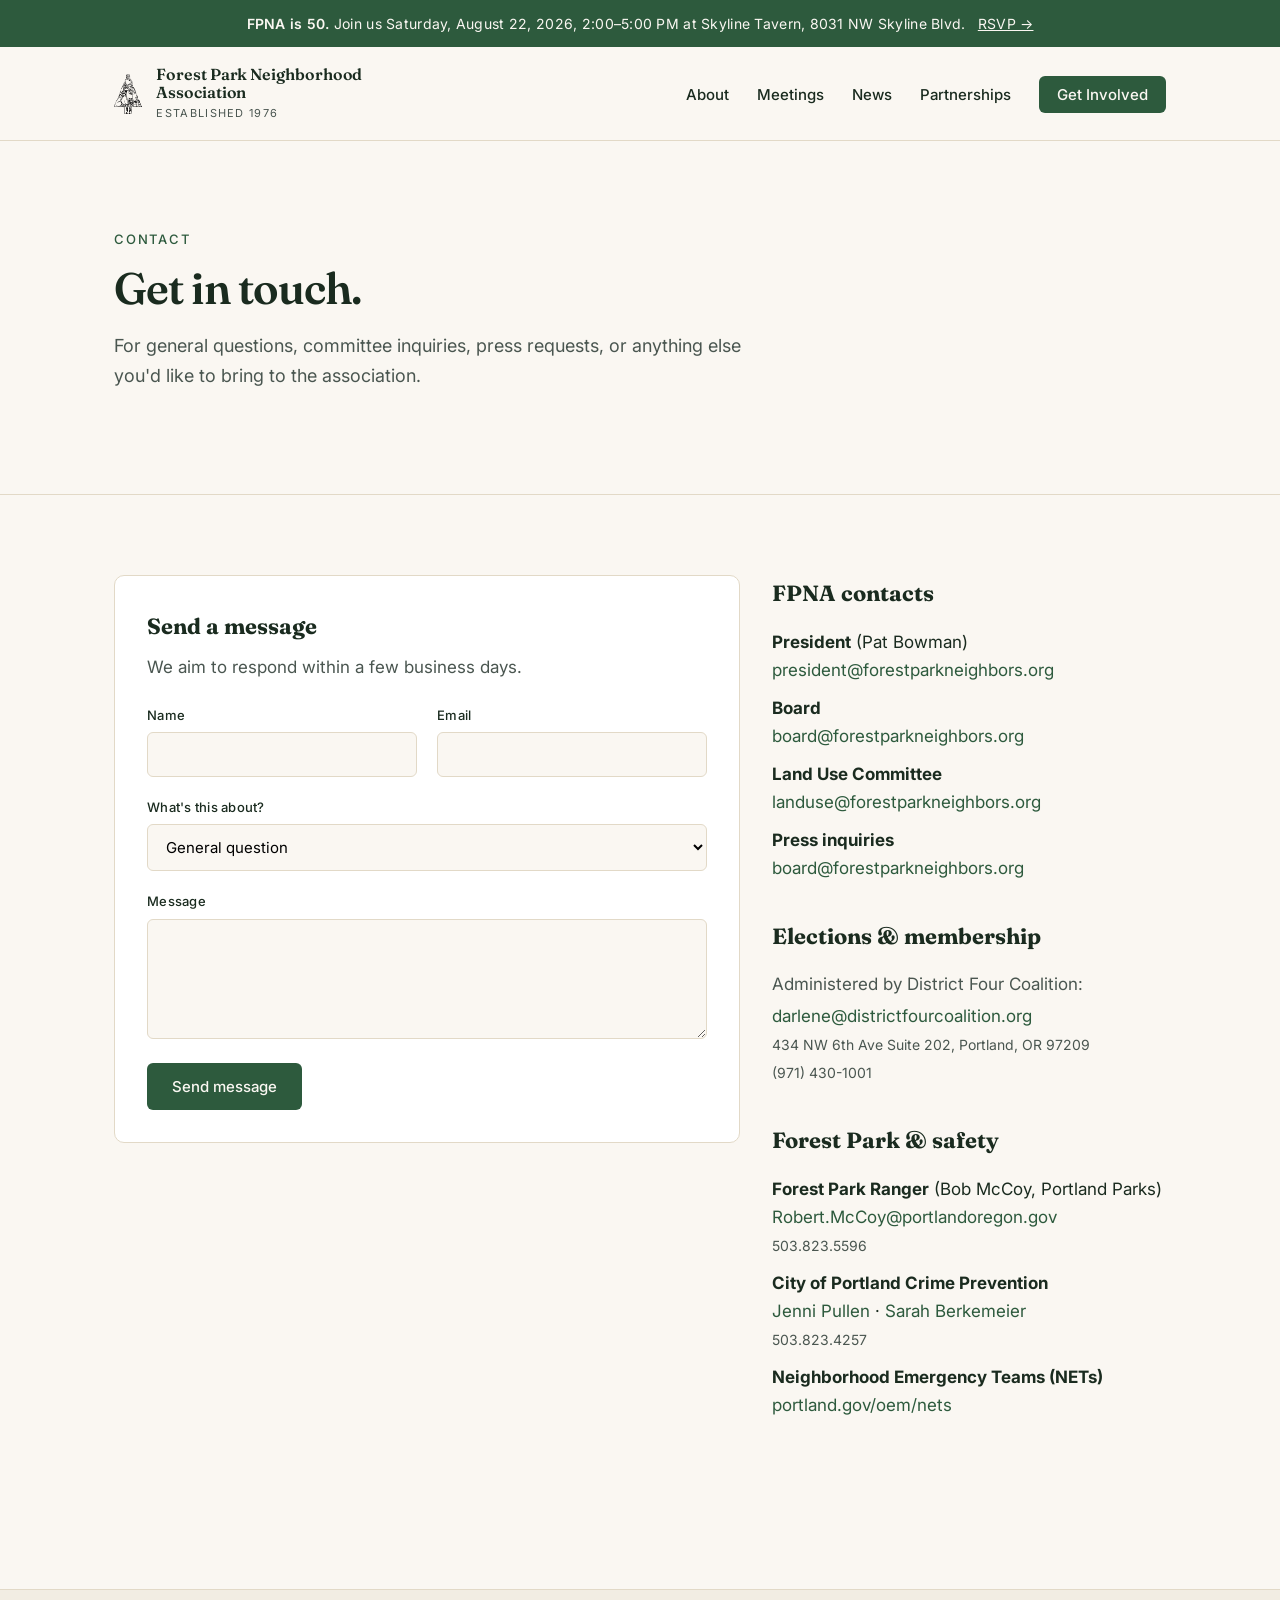
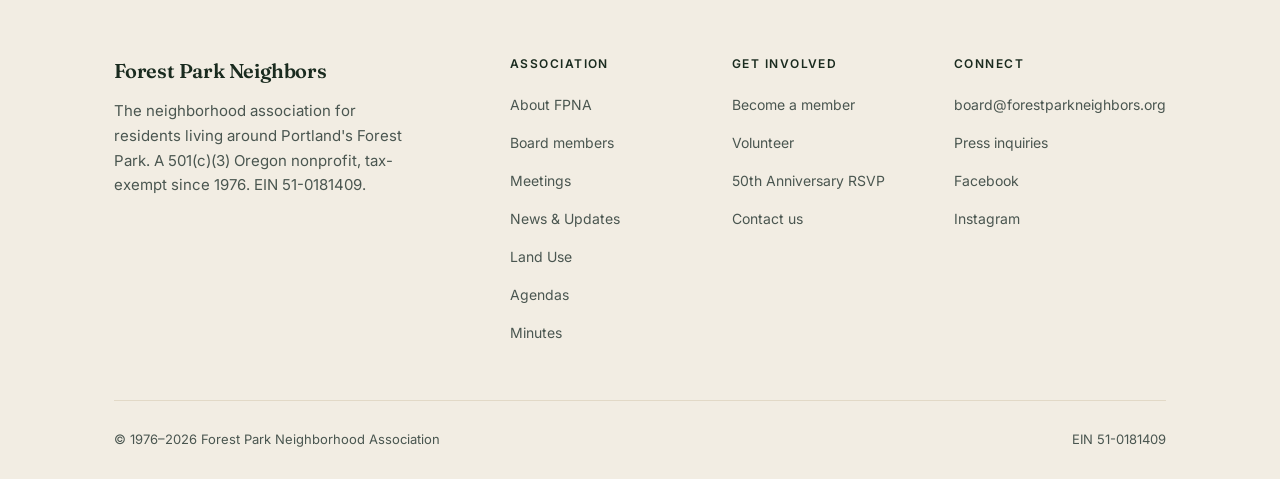
<file: contact.html>
<!DOCTYPE html>
<html lang="en">
<head>
  <meta charset="UTF-8">
  <meta name="viewport" content="width=device-width, initial-scale=1.0">
  <title>Contact — Forest Park Neighborhood Association</title>
  <meta name="description" content="Contact the FPNA board, press inquiries, and general questions from residents.">
  <link rel="preconnect" href="https://fonts.googleapis.com">
  <link rel="preconnect" href="https://fonts.gstatic.com" crossorigin>
  <link href="https://fonts.googleapis.com/css2?family=Fraunces:opsz,wght@9..144,500;9..144,600&family=Inter:wght@400;500;600&display=swap" rel="stylesheet">
  <link rel="stylesheet" href="styles.css">
</head>
<body>

  <div class="banner-50">
    <strong>FPNA is 50.</strong> Join us Saturday, August 22, 2026, 2:00–5:00 PM at Skyline Tavern, 8031 NW Skyline Blvd.
    <a href="get-involved.html#rsvp">RSVP →</a>
  </div>

  <header class="site-header">
    <div class="header-inner">
      <a href="index.html" class="brand">
        <img src="assets/fpna-logo-bw.png" alt="" class="brand-mark" />
        <span class="brand-text">
          <span class="brand-name">Forest Park Neighborhood Association</span>
          <span class="brand-tag">Established 1976</span>
        </span>
      </a>
      <nav class="main-nav" aria-label="Main">
        <ul>
          <li><a href="about.html">About</a></li>
          <li><a href="meetings.html">Meetings</a></li>
          <li><a href="news.html">News</a></li>
          <li><a href="partnerships.html">Partnerships</a></li>
          <li><a href="get-involved.html" class="nav-cta">Get Involved</a></li>
        </ul>
      </nav>
    </div>
  </header>

  <div class="page-header">
    <div class="container">
      <div class="section-eyebrow">Contact</div>
      <h1 class="section-title">Get in touch.</h1>
      <p class="section-sub">
        For general questions, committee inquiries, press requests, or anything else
        you'd like to bring to the association.
      </p>
    </div>
  </div>

  <section>
    <div class="container">
      <div class="boundary-block">
        <div style="background: var(--color-card); border: 1px solid var(--color-border); border-radius: 10px; padding: 32px;">
          <h3 style="font-family: var(--font-display); font-size: 22px; margin-bottom: 8px;">Send a message</h3>
          <p class="muted" style="margin-bottom: 24px;">We aim to respond within a few business days.</p>
          <form onsubmit="event.preventDefault(); alert('In the production version, this sends a message to the FPNA board.');">
            <div class="form-grid">
              <div class="form-group">
                <label for="contact-name">Name</label>
                <input type="text" id="contact-name" required>
              </div>
              <div class="form-group">
                <label for="contact-email">Email</label>
                <input type="email" id="contact-email" required>
              </div>
              <div class="form-group full">
                <label for="contact-topic">What's this about?</label>
                <select id="contact-topic">
                  <option>General question</option>
                  <option>Membership</option>
                  <option>Volunteer / committee interest</option>
                  <option>Press inquiry</option>
                  <option>50th anniversary celebration</option>
                  <option>Sponsorship</option>
                  <option>Something else</option>
                </select>
              </div>
              <div class="form-group full">
                <label for="contact-message">Message</label>
                <textarea id="contact-message" required></textarea>
              </div>
            </div>
            <div style="margin-top: 24px;">
              <button type="submit" class="btn btn-primary">Send message</button>
            </div>
          </form>
        </div>

        <div>
          <h3 style="font-family: var(--font-display); font-size: 22px; margin-bottom: 16px;">FPNA contacts</h3>
          <p style="margin-bottom: 10px;"><strong>President</strong> (Pat Bowman)<br>
            <a href="mailto:president@forestparkneighbors.org">president@forestparkneighbors.org</a></p>
          <p style="margin-bottom: 10px;"><strong>Board</strong><br>
            <a href="mailto:board@forestparkneighbors.org">board@forestparkneighbors.org</a></p>
          <p style="margin-bottom: 10px;"><strong>Land Use Committee</strong><br>
            <a href="mailto:landuse@forestparkneighbors.org">landuse@forestparkneighbors.org</a></p>
          <p style="margin-bottom: 10px;" id="press"><strong>Press inquiries</strong><br>
            <a href="mailto:board@forestparkneighbors.org">board@forestparkneighbors.org</a></p>

          <h3 style="font-family: var(--font-display); font-size: 22px; margin: 36px 0 16px;">Elections &amp; membership</h3>
          <p class="muted" style="margin-bottom: 4px;">Administered by District Four Coalition:</p>
          <p style="margin-bottom: 10px;">
            <a href="mailto:darlene@districtfourcoalition.org">darlene@districtfourcoalition.org</a><br>
            <span class="muted" style="font-size: 14px;">434 NW 6th Ave Suite 202, Portland, OR 97209<br>
            (971) 430-1001</span>
          </p>

          <h3 style="font-family: var(--font-display); font-size: 22px; margin: 36px 0 16px;">Forest Park &amp; safety</h3>
          <p style="margin-bottom: 10px;"><strong>Forest Park Ranger</strong> (Bob McCoy, Portland Parks)<br>
            <a href="mailto:Robert.McCoy@portlandoregon.gov">Robert.McCoy@portlandoregon.gov</a><br>
            <span class="muted" style="font-size: 14px;">503.823.5596</span></p>
          <p style="margin-bottom: 10px;"><strong>City of Portland Crime Prevention</strong><br>
            <a href="mailto:jenni.pullen@portlandoregon.gov">Jenni Pullen</a> ·
            <a href="mailto:Sarah.Berkemeier@portlandoregon.gov">Sarah Berkemeier</a><br>
            <span class="muted" style="font-size: 14px;">503.823.4257</span></p>
          <p style="margin-bottom: 10px;"><strong>Neighborhood Emergency Teams (NETs)</strong><br>
            <a href="https://www.portland.gov/oem/nets" target="_blank" rel="noopener">portland.gov/oem/nets</a></p>
        </div>
      </div>
    </div>
  </section>

  <footer class="site-footer">
    <div class="container">
      <div class="footer-grid">
        <div>
          <div class="footer-brand">Forest Park Neighbors</div>
          <p class="footer-blurb">
            The neighborhood association for residents living around Portland's Forest Park.
            A 501(c)(3) Oregon nonprofit, tax-exempt since 1976. EIN 51-0181409.
          </p>
        </div>
        <div class="footer-col">
          <h4>Association</h4>
          <ul>
            <li><a href="about.html">About FPNA</a></li>
            <li><a href="about.html#board">Board members</a></li>
            <li><a href="meetings.html">Meetings</a></li>
            <li><a href="news.html">News &amp; Updates</a></li>
            <li><a href="land-use.html">Land Use</a></li>
            <li><a href="https://neigh120.sharepoint.com/:f:/s/Library/EjaX7eQWtTdJlmP6zh1chggBeNu8Uv-p2MYlgUlv2T-IfQ?e=IfXbHe" target="_blank" rel="noopener">Agendas</a></li>
            <li><a href="https://neigh120.sharepoint.com/:f:/s/Library/EgnVC0pJ2J5DipxcN_7w5o8BEXKEQTdMqW26zpZ4DAAJKw?e=DmlteZ" target="_blank" rel="noopener">Minutes</a></li>
          </ul>
        </div>
        <div class="footer-col">
          <h4>Get involved</h4>
          <ul>
            <li><a href="get-involved.html">Become a member</a></li>
            <li><a href="get-involved.html#volunteer">Volunteer</a></li>
            <li><a href="get-involved.html#rsvp">50th Anniversary RSVP</a></li>
            <li><a href="contact.html">Contact us</a></li>
          </ul>
        </div>
        <div class="footer-col">
          <h4>Connect</h4>
          <ul>
            <li><a href="mailto:board@forestparkneighbors.org">board@forestparkneighbors.org</a></li>
            <li><a href="contact.html#press">Press inquiries</a></li>
            <li><a href="https://www.facebook.com/forestparkneighborhoodassociation" target="_blank" rel="noopener">Facebook</a></li>
            <li><a href="https://www.instagram.com/forestparkneighbors" target="_blank" rel="noopener">Instagram</a></li>
          </ul>
        </div>
      </div>
      <div class="footer-bottom">
        <span>© 1976–2026 Forest Park Neighborhood Association</span>
        <span>EIN 51-0181409</span>
      </div>
    </div>
  </footer>

</body>
</html>
</file>
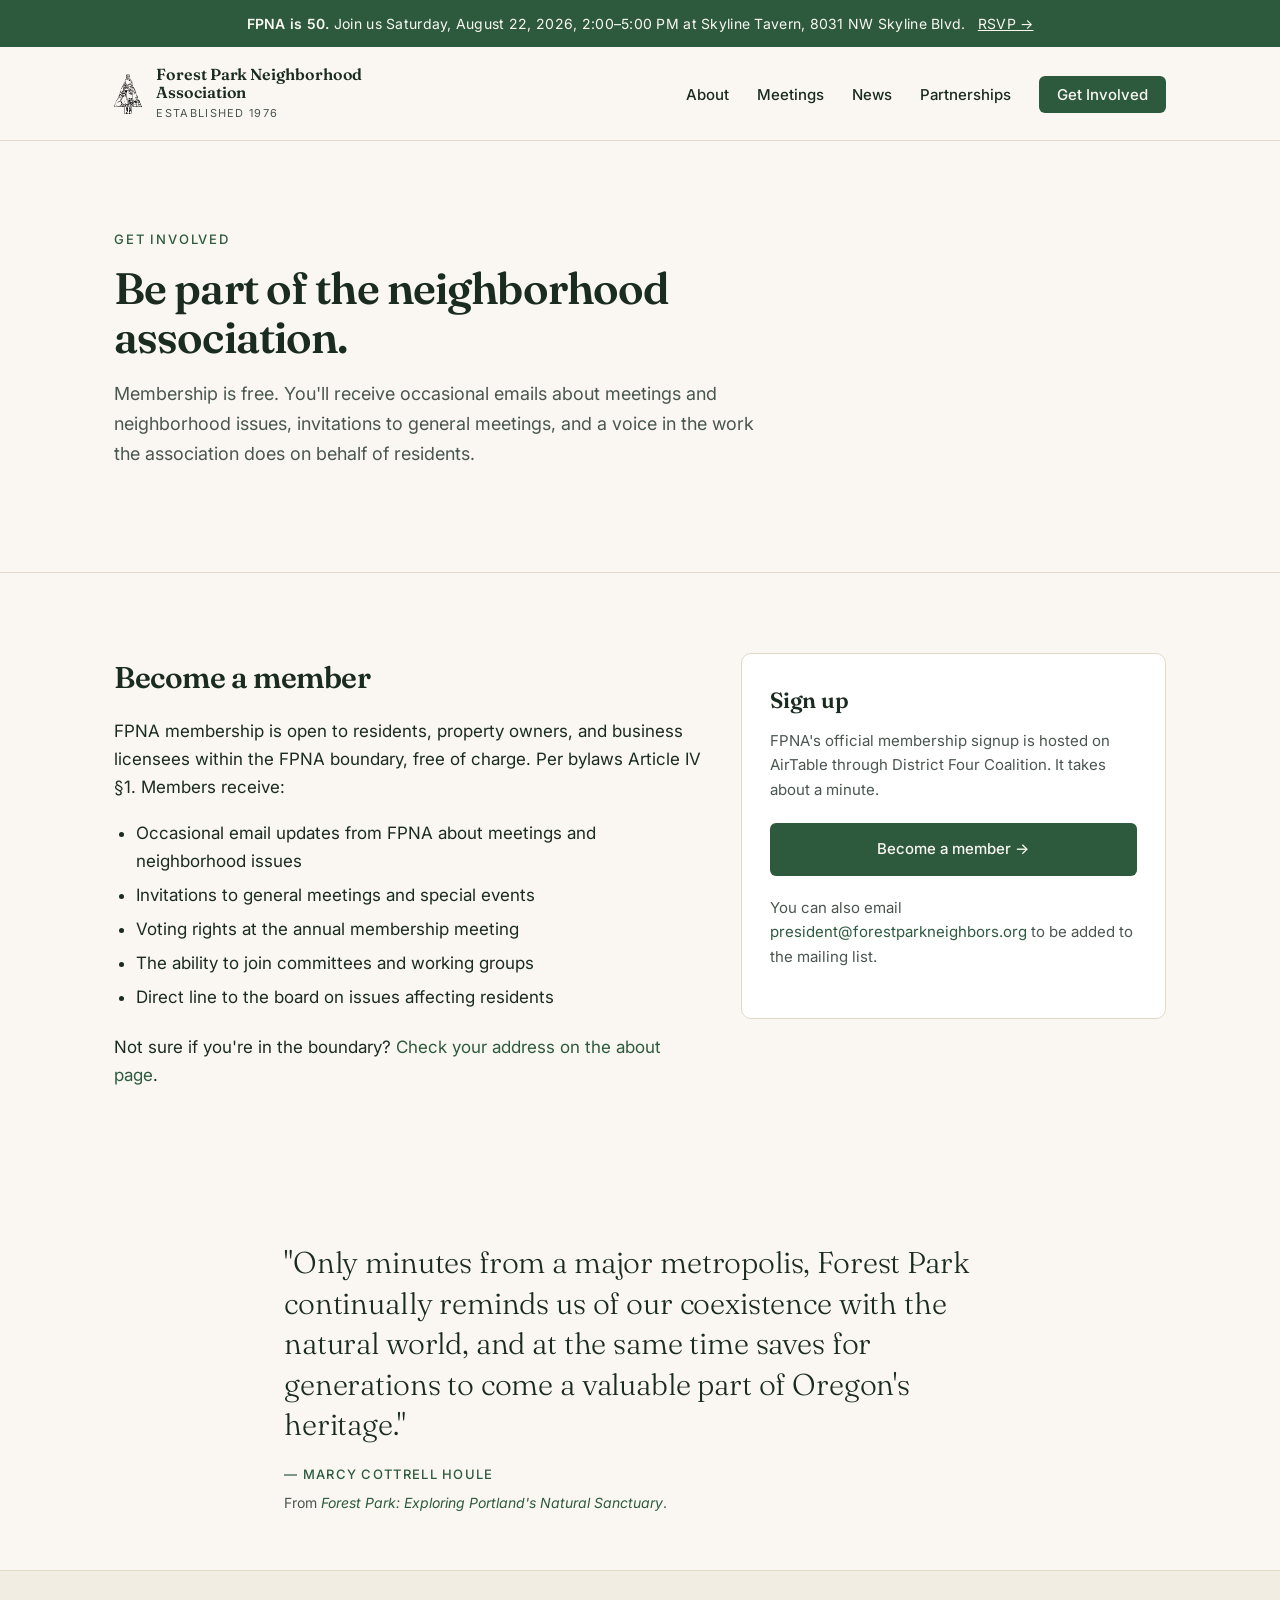
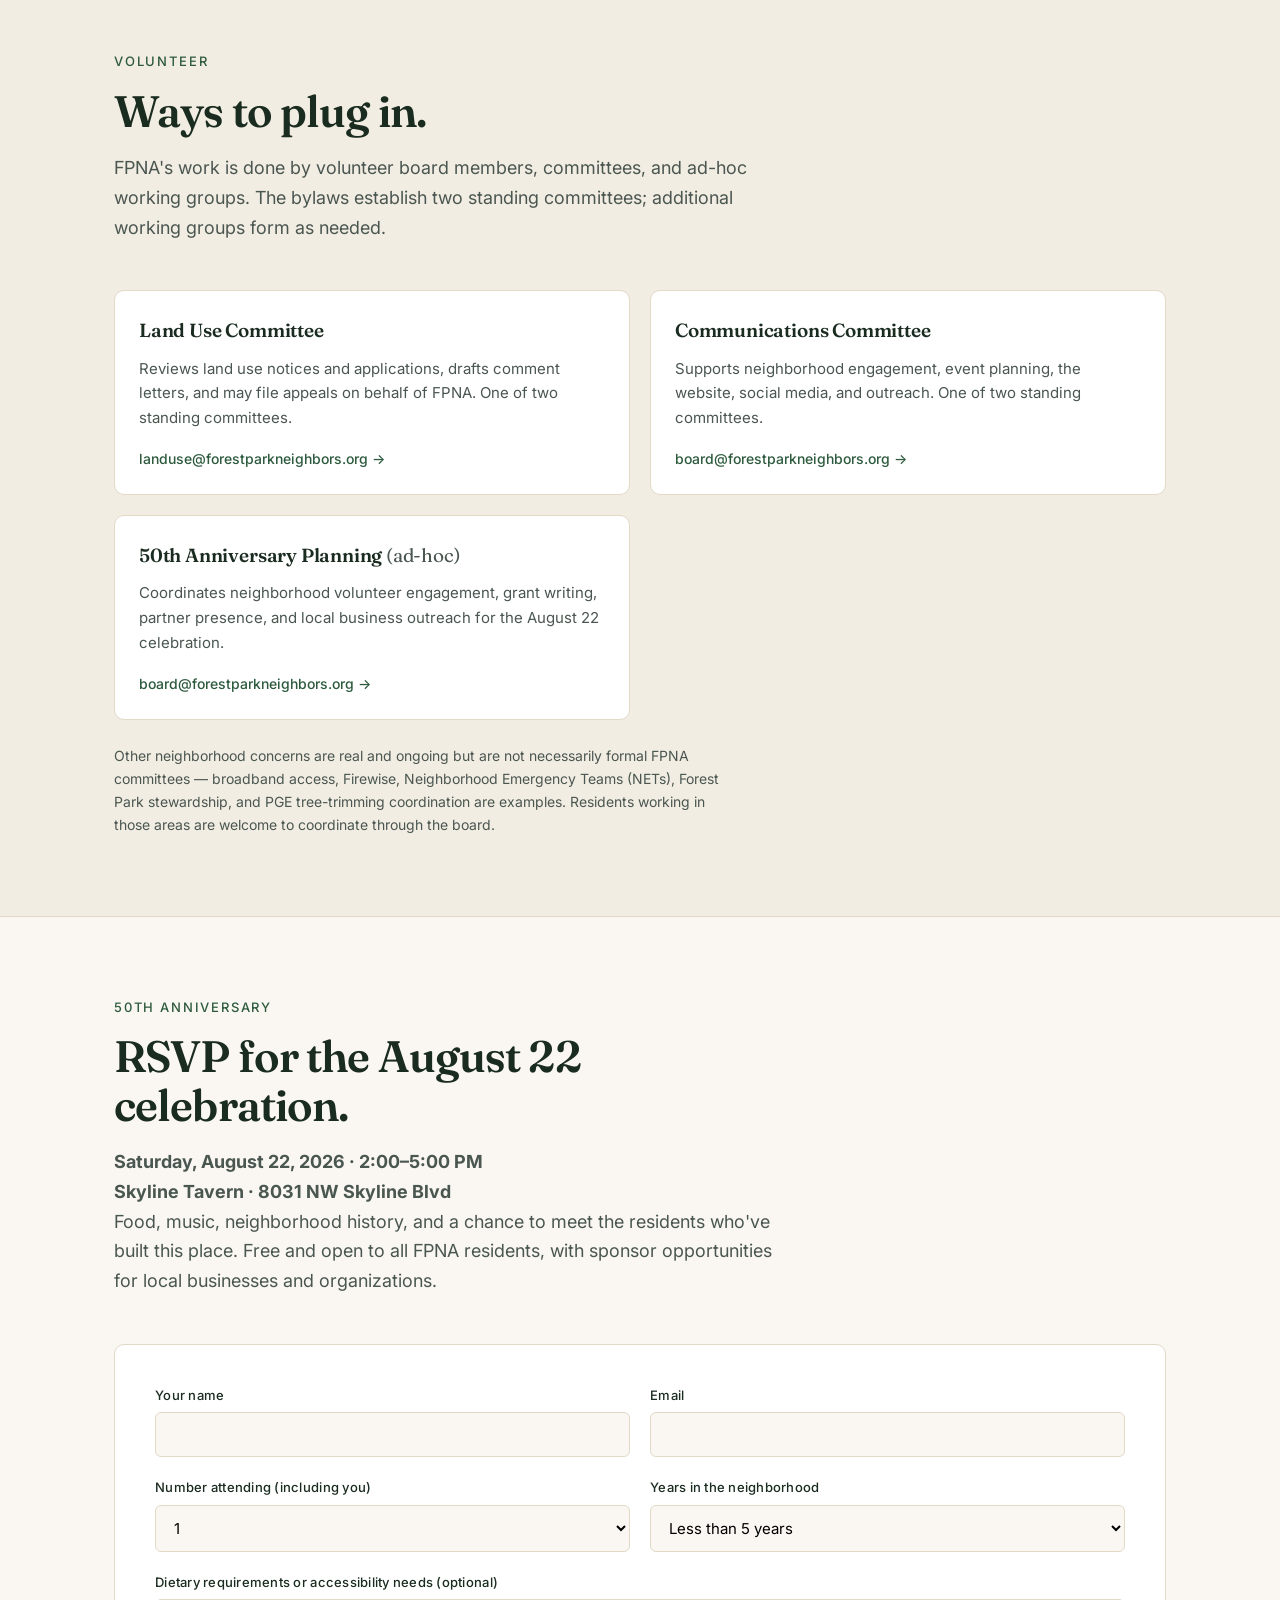
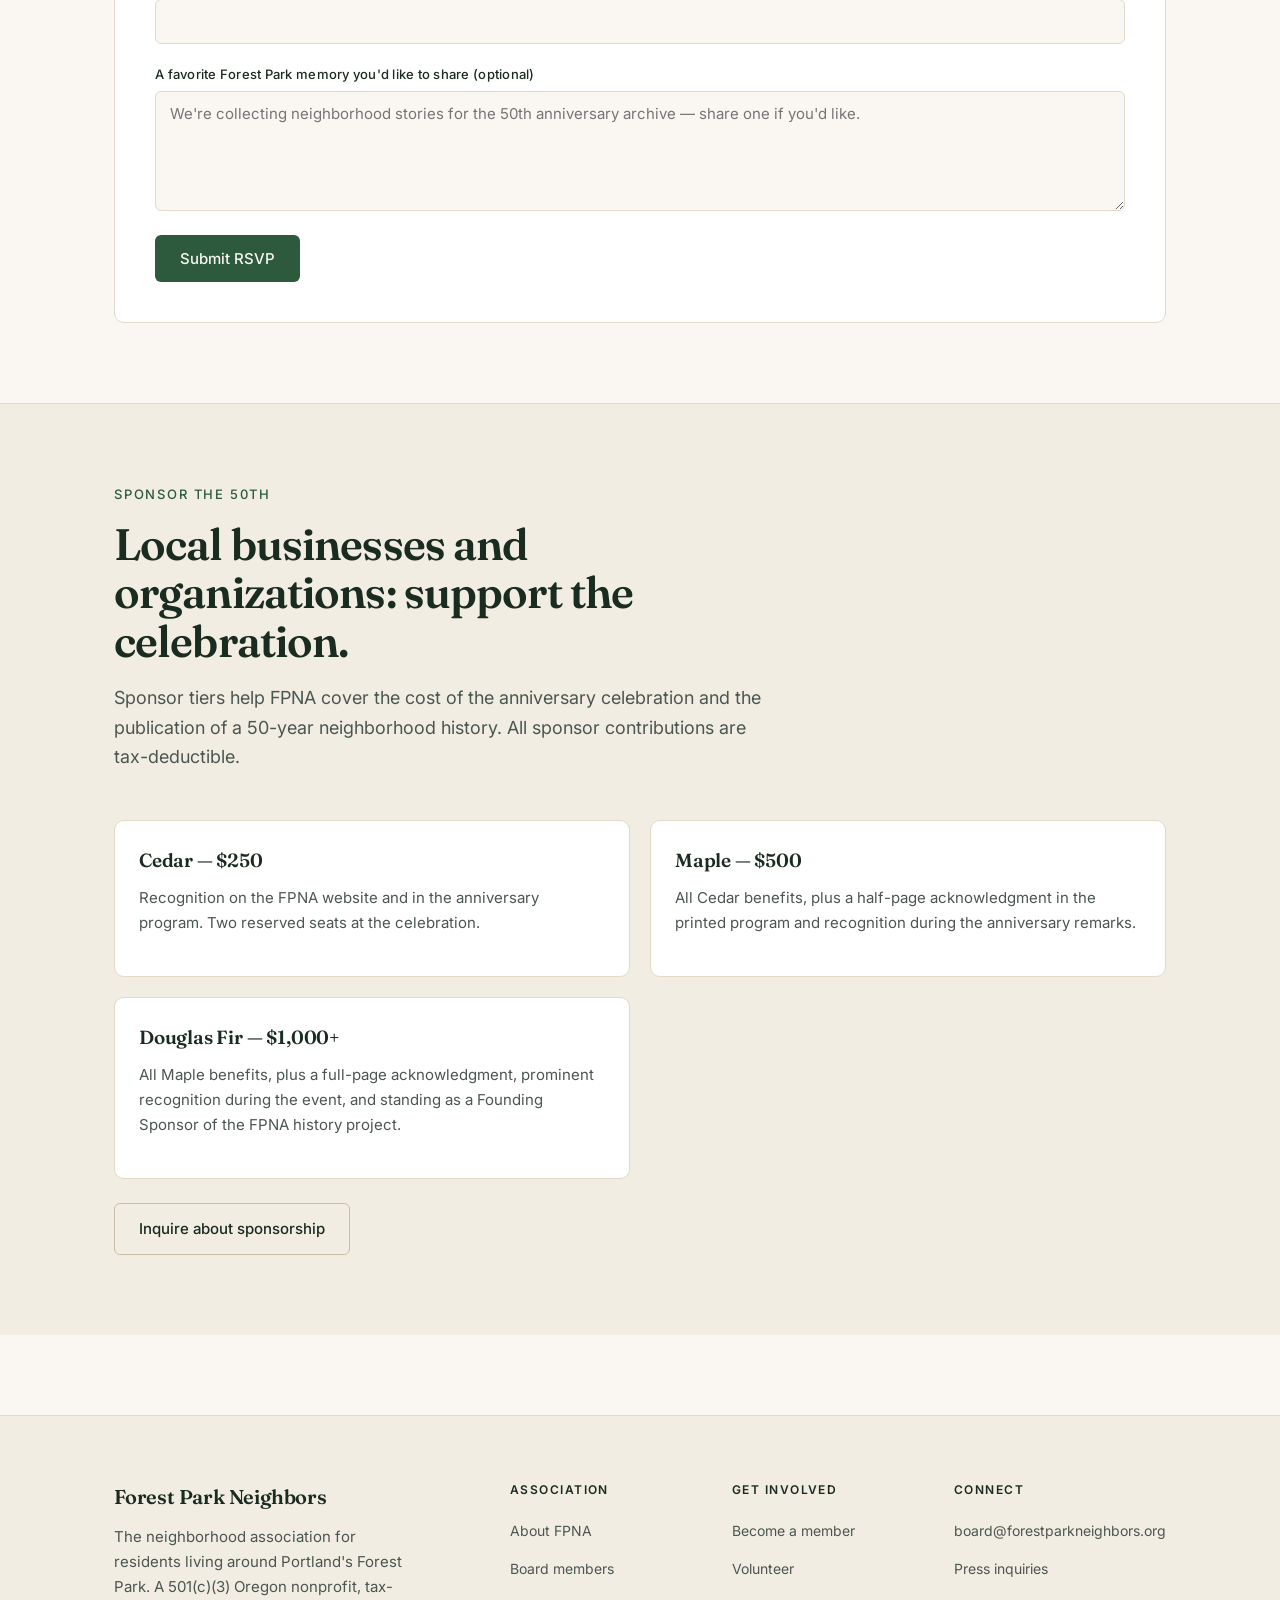
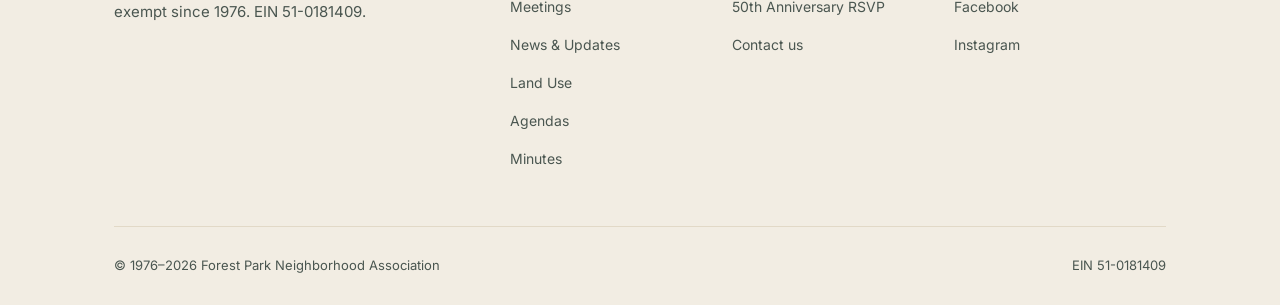
<file: get-involved.html>
<!DOCTYPE html>
<html lang="en">
<head>
  <meta charset="UTF-8">
  <meta name="viewport" content="width=device-width, initial-scale=1.0">
  <title>Get Involved — Forest Park Neighborhood Association</title>
  <meta name="description" content="Become a member of FPNA, volunteer with a committee, donate, or RSVP for the 50th anniversary celebration.">
  <link rel="preconnect" href="https://fonts.googleapis.com">
  <link rel="preconnect" href="https://fonts.gstatic.com" crossorigin>
  <link href="https://fonts.googleapis.com/css2?family=Fraunces:opsz,wght@9..144,500;9..144,600&family=Inter:wght@400;500;600&display=swap" rel="stylesheet">
  <link rel="stylesheet" href="styles.css">
</head>
<body>

  <div class="banner-50">
    <strong>FPNA is 50.</strong> Join us Saturday, August 22, 2026, 2:00–5:00 PM at Skyline Tavern, 8031 NW Skyline Blvd.
    <a href="#rsvp">RSVP →</a>
  </div>

  <header class="site-header">
    <div class="header-inner">
      <a href="index.html" class="brand">
        <img src="assets/fpna-logo-bw.png" alt="" class="brand-mark" />
        <span class="brand-text">
          <span class="brand-name">Forest Park Neighborhood Association</span>
          <span class="brand-tag">Established 1976</span>
        </span>
      </a>
      <nav class="main-nav" aria-label="Main">
        <ul>
          <li><a href="about.html">About</a></li>
          <li><a href="meetings.html">Meetings</a></li>
          <li><a href="news.html">News</a></li>
          <li><a href="partnerships.html">Partnerships</a></li>
          <li><a href="get-involved.html" class="nav-cta active">Get Involved</a></li>
        </ul>
      </nav>
    </div>
  </header>

  <div class="page-header">
    <div class="container">
      <div class="section-eyebrow">Get Involved</div>
      <h1 class="section-title">Be part of the neighborhood association.</h1>
      <p class="section-sub">
        Membership is free. You'll receive occasional emails about meetings and neighborhood issues, invitations to general meetings, and
        a voice in the work the association does on behalf of residents.
      </p>
    </div>
  </div>

  <!-- Membership signup -->
  <section id="member">
    <div class="container">
      <div class="boundary-block">
        <div class="prose">
          <h2 style="margin-top:0;">Become a member</h2>
          <p>
            FPNA membership is open to residents, property owners, and business
            licensees within the FPNA boundary, free of charge. Per bylaws Article IV §1.
            Members receive:
          </p>
          <ul>
            <li>Occasional email updates from FPNA about meetings and neighborhood issues</li>
            <li>Invitations to general meetings and special events</li>
            <li>Voting rights at the annual membership meeting</li>
            <li>The ability to join committees and working groups</li>
            <li>Direct line to the board on issues affecting residents</li>
          </ul>
          <p>
            Not sure if you're in the boundary?
            <a href="about.html#boundary">Check your address on the about page</a>.
          </p>
        </div>

        <div class="checker-card">
          <h3>Sign up</h3>
          <p>FPNA's official membership signup is hosted on AirTable through District Four Coalition. It takes about a minute.</p>
          <p style="margin-top: 20px;">
            <a href="https://airtable.com/shroPHr8EleFFeM4T" target="_blank" rel="noopener" class="btn btn-primary" style="width: 100%; text-align: center; display: block;">Become a member →</a>
          </p>
          <p class="checker-note">You can also email <a href="mailto:president@forestparkneighbors.org">president@forestparkneighbors.org</a> to be added to the mailing list.</p>
        </div>
      </div>
    </div>
  </section>

  <!-- Pull quote interlude -->
  <section style="padding: 56px 0;">
    <div class="container" style="max-width: 760px;">
      <blockquote style="font-family: var(--font-display); font-weight: 300; font-size: clamp(22px, 2.4vw, 30px); line-height: 1.35; letter-spacing: -0.005em; color: var(--color-text); border: 0; padding: 0; margin: 0;">
        "Only minutes from a major metropolis, Forest Park continually reminds us of our coexistence with the natural world, and at the same time saves for generations to come a valuable part of Oregon's heritage."
      </blockquote>
      <p style="font-size: 13px; letter-spacing: 0.1em; text-transform: uppercase; color: var(--color-accent); font-weight: 500; margin-top: 18px;">
        — Marcy Cottrell Houle
      </p>
      <p style="font-size: 14px; color: var(--color-text-muted); margin-top: 6px;">
        From <em><a href="https://www.powells.com/book/forest-park-exploring-portlands-natural-sanctuary-9780870712227" target="_blank" rel="noopener">Forest Park: Exploring Portland's Natural Sanctuary</a></em>.
      </p>
    </div>
  </section>

  <!-- Volunteer -->
  <section id="volunteer" style="background: var(--color-bg-alt); border-top: 1px solid var(--color-border); border-bottom: 1px solid var(--color-border);">
    <div class="container">
      <div class="section-eyebrow">Volunteer</div>
      <h2 class="section-title">Ways to plug in.</h2>
      <p class="section-sub">
        FPNA's work is done by volunteer board members, committees, and ad-hoc working
        groups. The bylaws establish two standing committees; additional working groups
        form as needed.
      </p>

      <div class="resource-grid">
        <div class="resource-card">
          <h3>Land Use Committee</h3>
          <p>Reviews land use notices and applications, drafts comment letters, and may file appeals on behalf of FPNA. One of two standing committees.</p>
          <a href="mailto:landuse@forestparkneighbors.org">landuse@forestparkneighbors.org →</a>
        </div>
        <div class="resource-card">
          <h3>Communications Committee</h3>
          <p>Supports neighborhood engagement, event planning, the website, social media, and outreach. One of two standing committees.</p>
          <a href="mailto:board@forestparkneighbors.org">board@forestparkneighbors.org →</a>
        </div>
        <div class="resource-card">
          <h3>50th Anniversary Planning <span class="muted" style="font-weight:400;">(ad-hoc)</span></h3>
          <p>Coordinates neighborhood volunteer engagement, grant writing, partner presence, and local business outreach for the August 22 celebration.</p>
          <a href="mailto:board@forestparkneighbors.org">board@forestparkneighbors.org →</a>
        </div>
      </div>
      <p class="muted" style="margin-top: 24px; font-size: 14px; max-width: 70ch;">
        Other neighborhood concerns are real and ongoing but are not necessarily formal
        FPNA committees — broadband access, Firewise, Neighborhood Emergency Teams (NETs),
        Forest Park stewardship, and PGE tree-trimming coordination are examples.
        Residents working in those areas are welcome to coordinate through the board.
      </p>
    </div>
  </section>

  <!-- 50th Anniversary RSVP -->
  <section id="rsvp">
    <div class="container">
      <div class="section-eyebrow">50th Anniversary</div>
      <h2 class="section-title">RSVP for the August 22 celebration.</h2>
      <p class="section-sub">
        <strong>Saturday, August 22, 2026 · 2:00&ndash;5:00 PM<br>
        Skyline Tavern · 8031 NW Skyline Blvd</strong><br>
        Food, music, neighborhood history, and a chance to meet the residents
        who've built this place. Free and open to all FPNA residents, with sponsor
        opportunities for local businesses and organizations.
      </p>

      <div style="background: var(--color-card); border: 1px solid var(--color-border); border-radius: 10px; padding: 40px;">
        <form onsubmit="event.preventDefault(); alert('In the production version, this submits your RSVP to the 50th anniversary party.');">
          <div class="form-grid">
            <div class="form-group">
              <label for="rsvp-name">Your name</label>
              <input type="text" id="rsvp-name" required>
            </div>
            <div class="form-group">
              <label for="rsvp-email">Email</label>
              <input type="email" id="rsvp-email" required>
            </div>
            <div class="form-group">
              <label for="rsvp-guests">Number attending (including you)</label>
              <select id="rsvp-guests">
                <option>1</option>
                <option>2</option>
                <option>3</option>
                <option>4</option>
                <option>5 or more</option>
              </select>
            </div>
            <div class="form-group">
              <label for="rsvp-resident">Years in the neighborhood</label>
              <select id="rsvp-resident">
                <option>Less than 5 years</option>
                <option>5–10 years</option>
                <option>10–25 years</option>
                <option>25–50 years</option>
                <option>Since the very beginning</option>
              </select>
            </div>
            <div class="form-group full">
              <label for="rsvp-dietary">Dietary requirements or accessibility needs (optional)</label>
              <input type="text" id="rsvp-dietary">
            </div>
            <div class="form-group full">
              <label for="rsvp-memory">A favorite Forest Park memory you'd like to share (optional)</label>
              <textarea id="rsvp-memory" placeholder="We're collecting neighborhood stories for the 50th anniversary archive — share one if you'd like."></textarea>
            </div>
          </div>
          <div style="margin-top: 24px;">
            <button type="submit" class="btn btn-primary">Submit RSVP</button>
          </div>
        </form>
      </div>
    </div>
  </section>

  <!-- Sponsor -->
  <section style="background: var(--color-bg-alt); border-top: 1px solid var(--color-border);">
    <div class="container">
      <div class="section-eyebrow">Sponsor the 50th</div>
      <h2 class="section-title">Local businesses and organizations: support the celebration.</h2>
      <p class="section-sub">
        Sponsor tiers help FPNA cover the cost of the anniversary celebration and the
        publication of a 50-year neighborhood history. All sponsor contributions are
        tax-deductible.
      </p>

      <div class="resource-grid">
        <div class="resource-card">
          <h3>Cedar — $250</h3>
          <p>Recognition on the FPNA website and in the anniversary program. Two reserved seats at the celebration.</p>
        </div>
        <div class="resource-card">
          <h3>Maple — $500</h3>
          <p>All Cedar benefits, plus a half-page acknowledgment in the printed program and recognition during the anniversary remarks.</p>
        </div>
        <div class="resource-card">
          <h3>Douglas Fir — $1,000+</h3>
          <p>All Maple benefits, plus a full-page acknowledgment, prominent recognition during the event, and standing as a Founding Sponsor of the FPNA history project.</p>
        </div>
      </div>
      <p style="margin-top: 24px;">
        <a href="contact.html" class="btn btn-secondary">Inquire about sponsorship</a>
      </p>
    </div>
  </section>

  <footer class="site-footer">
    <div class="container">
      <div class="footer-grid">
        <div>
          <div class="footer-brand">Forest Park Neighbors</div>
          <p class="footer-blurb">
            The neighborhood association for residents living around Portland's Forest Park.
            A 501(c)(3) Oregon nonprofit, tax-exempt since 1976. EIN 51-0181409.
          </p>
        </div>
        <div class="footer-col">
          <h4>Association</h4>
          <ul>
            <li><a href="about.html">About FPNA</a></li>
            <li><a href="about.html#board">Board members</a></li>
            <li><a href="meetings.html">Meetings</a></li>
            <li><a href="news.html">News &amp; Updates</a></li>
            <li><a href="land-use.html">Land Use</a></li>
            <li><a href="https://neigh120.sharepoint.com/:f:/s/Library/EjaX7eQWtTdJlmP6zh1chggBeNu8Uv-p2MYlgUlv2T-IfQ?e=IfXbHe" target="_blank" rel="noopener">Agendas</a></li>
            <li><a href="https://neigh120.sharepoint.com/:f:/s/Library/EgnVC0pJ2J5DipxcN_7w5o8BEXKEQTdMqW26zpZ4DAAJKw?e=DmlteZ" target="_blank" rel="noopener">Minutes</a></li>
          </ul>
        </div>
        <div class="footer-col">
          <h4>Get involved</h4>
          <ul>
            <li><a href="get-involved.html">Become a member</a></li>
            <li><a href="#volunteer">Volunteer</a></li>
            <li><a href="#rsvp">50th Anniversary RSVP</a></li>
            <li><a href="contact.html">Contact us</a></li>
          </ul>
        </div>
        <div class="footer-col">
          <h4>Connect</h4>
          <ul>
            <li><a href="mailto:board@forestparkneighbors.org">board@forestparkneighbors.org</a></li>
            <li><a href="contact.html#press">Press inquiries</a></li>
            <li><a href="https://www.facebook.com/forestparkneighborhoodassociation" target="_blank" rel="noopener">Facebook</a></li>
            <li><a href="https://www.instagram.com/forestparkneighbors" target="_blank" rel="noopener">Instagram</a></li>
          </ul>
        </div>
      </div>
      <div class="footer-bottom">
        <span>© 1976–2026 Forest Park Neighborhood Association</span>
        <span>EIN 51-0181409</span>
      </div>
    </div>
  </footer>

</body>
</html>
</file>
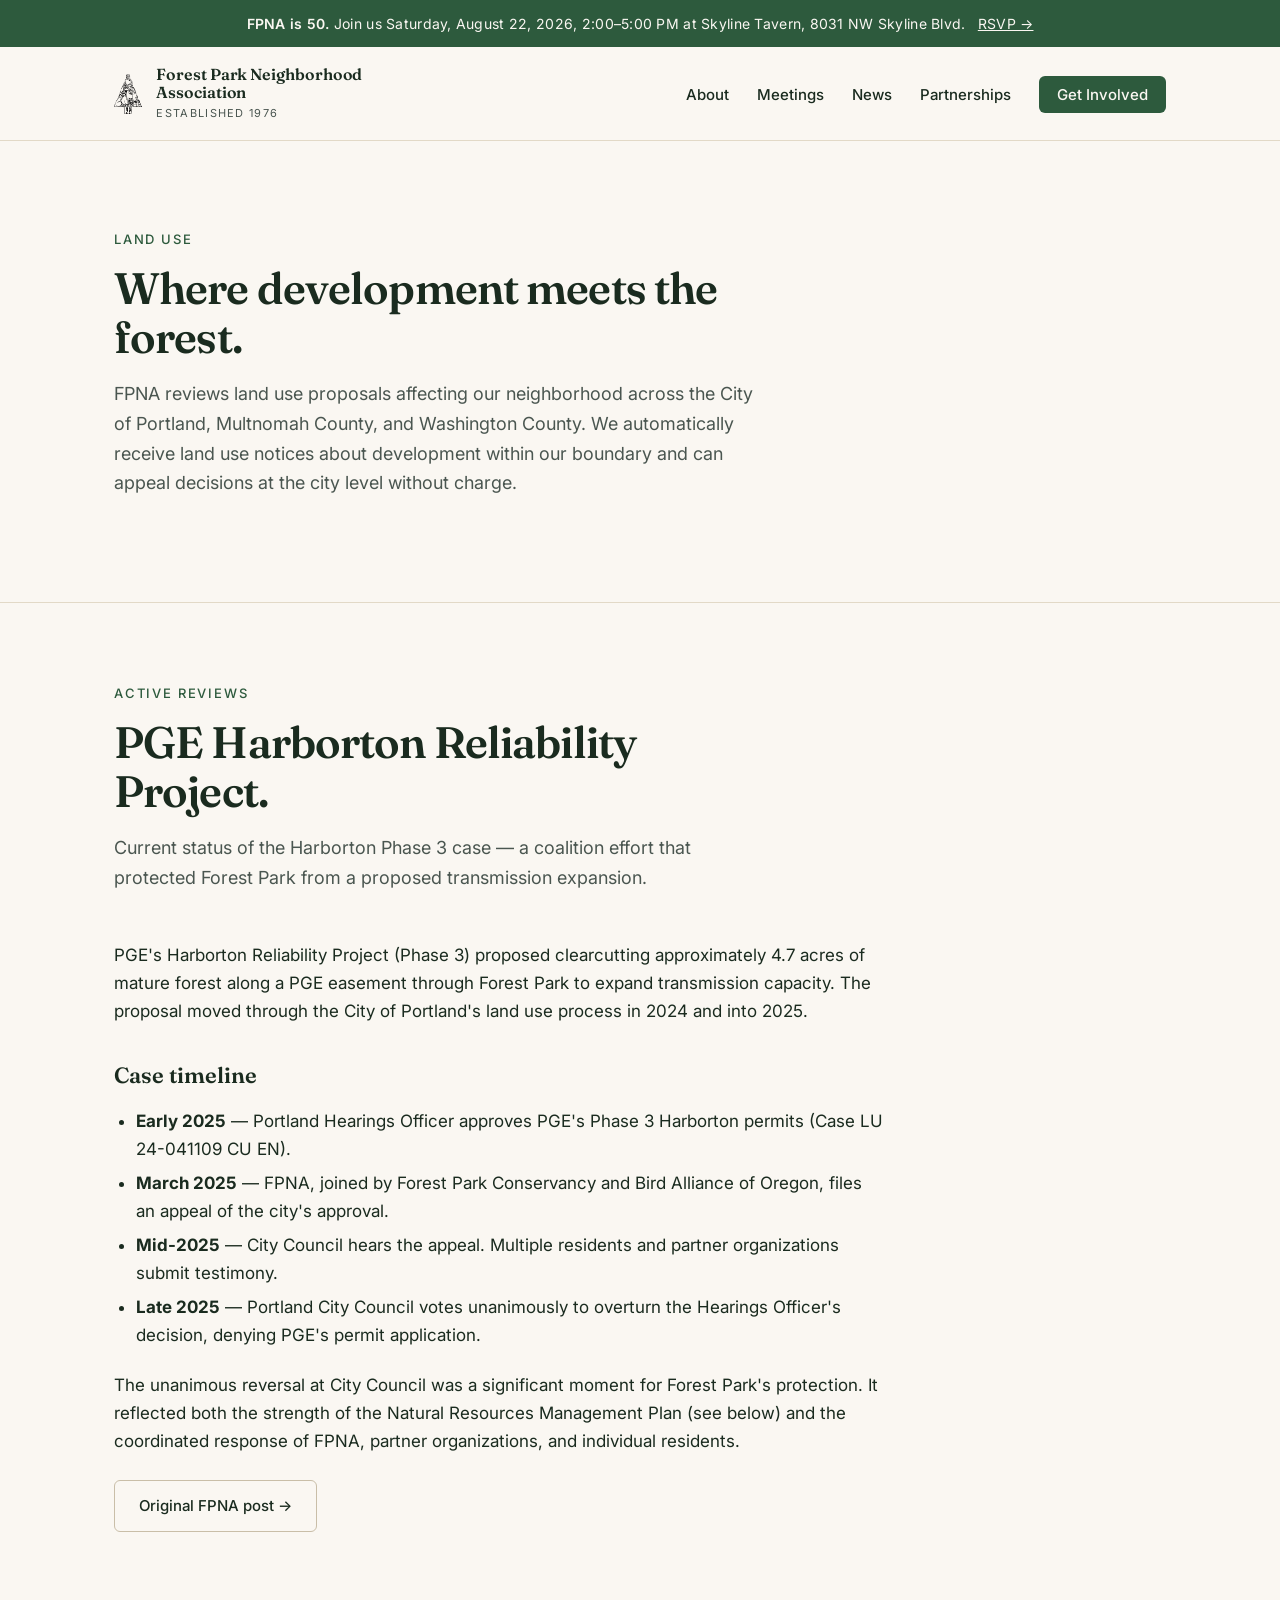
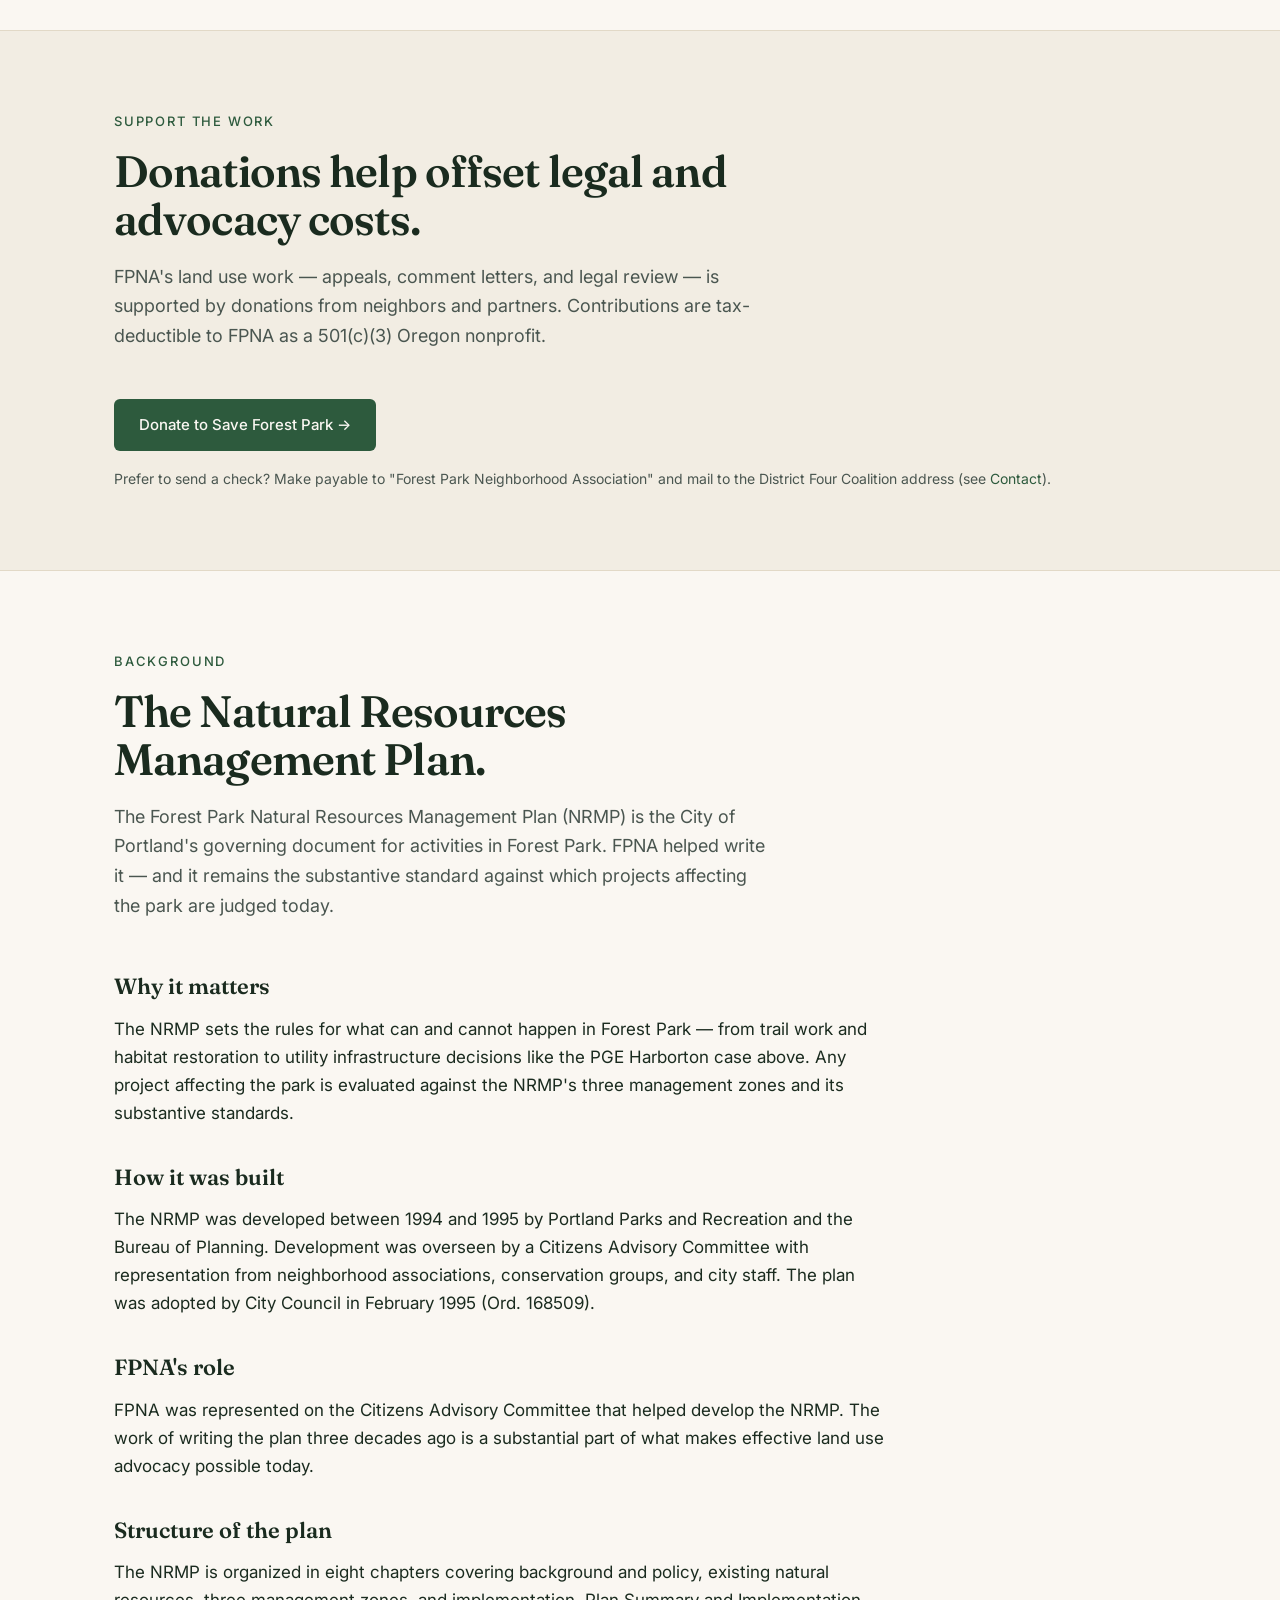
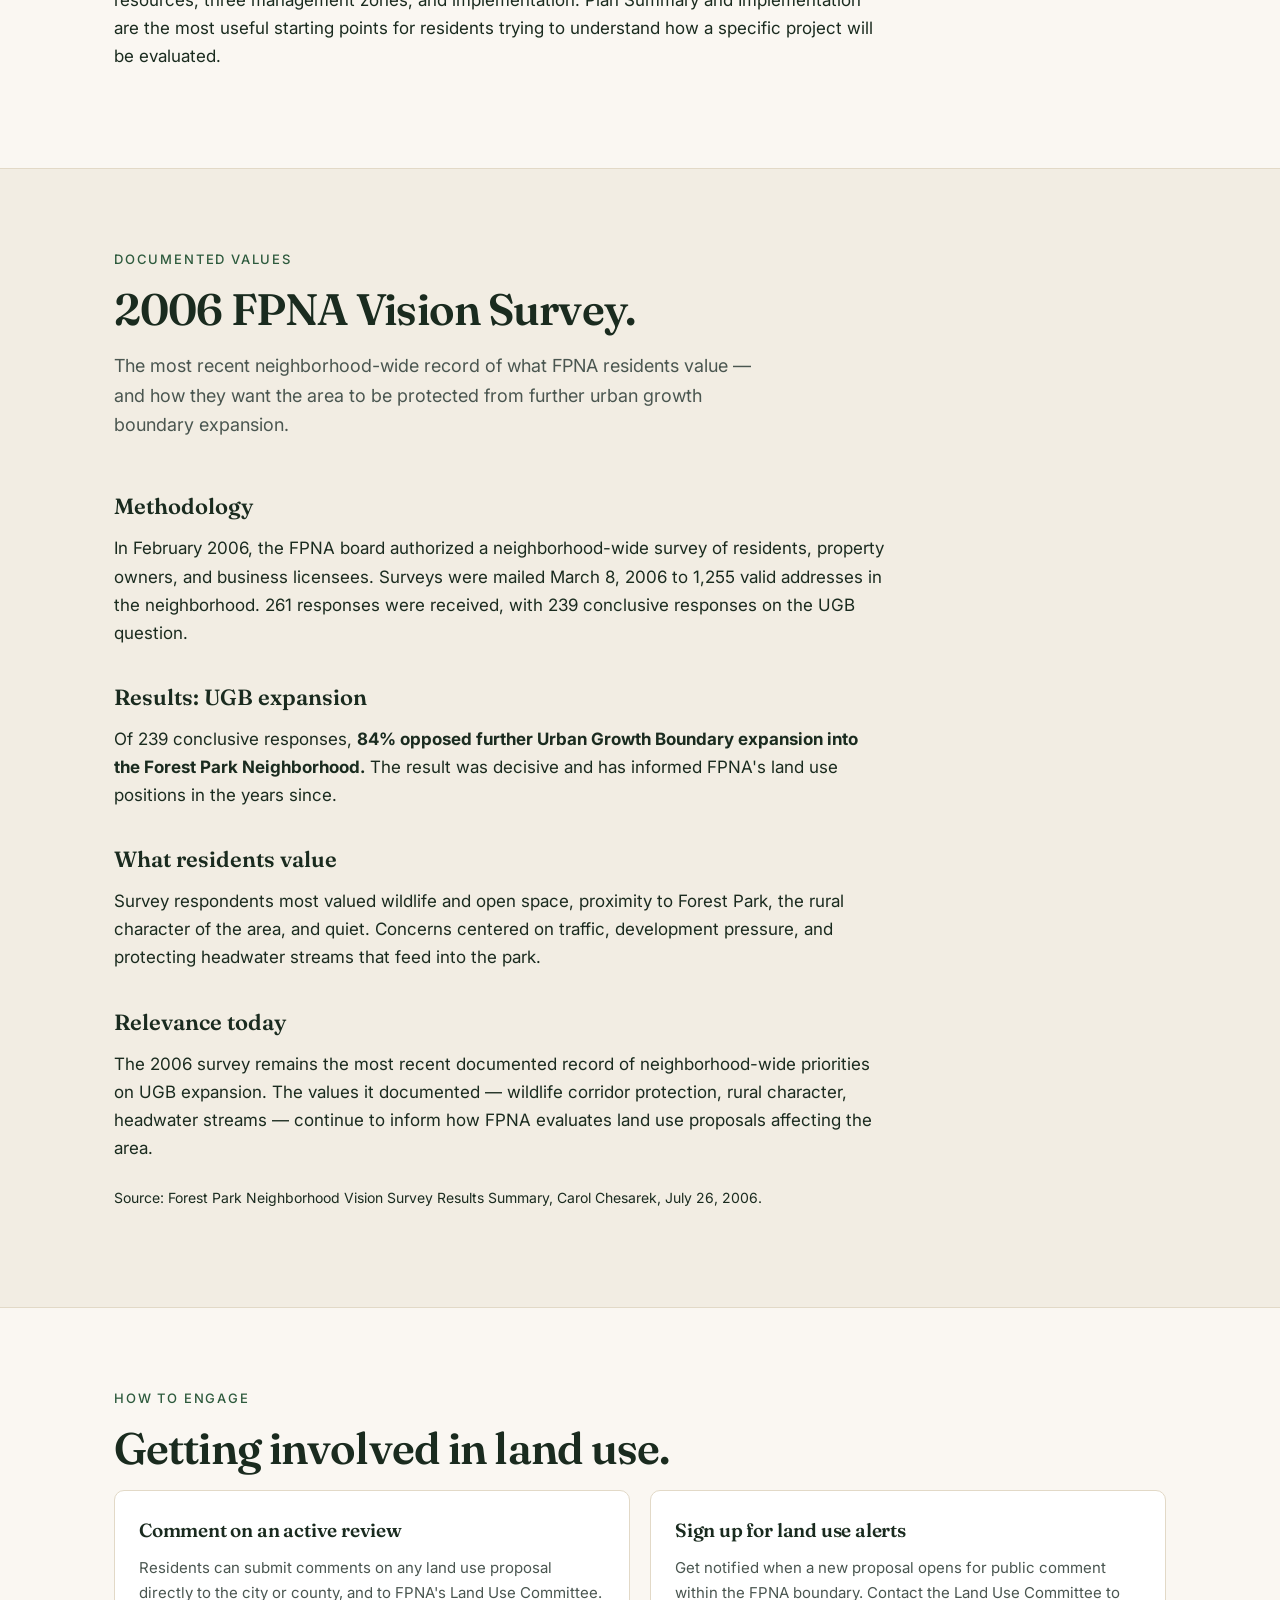
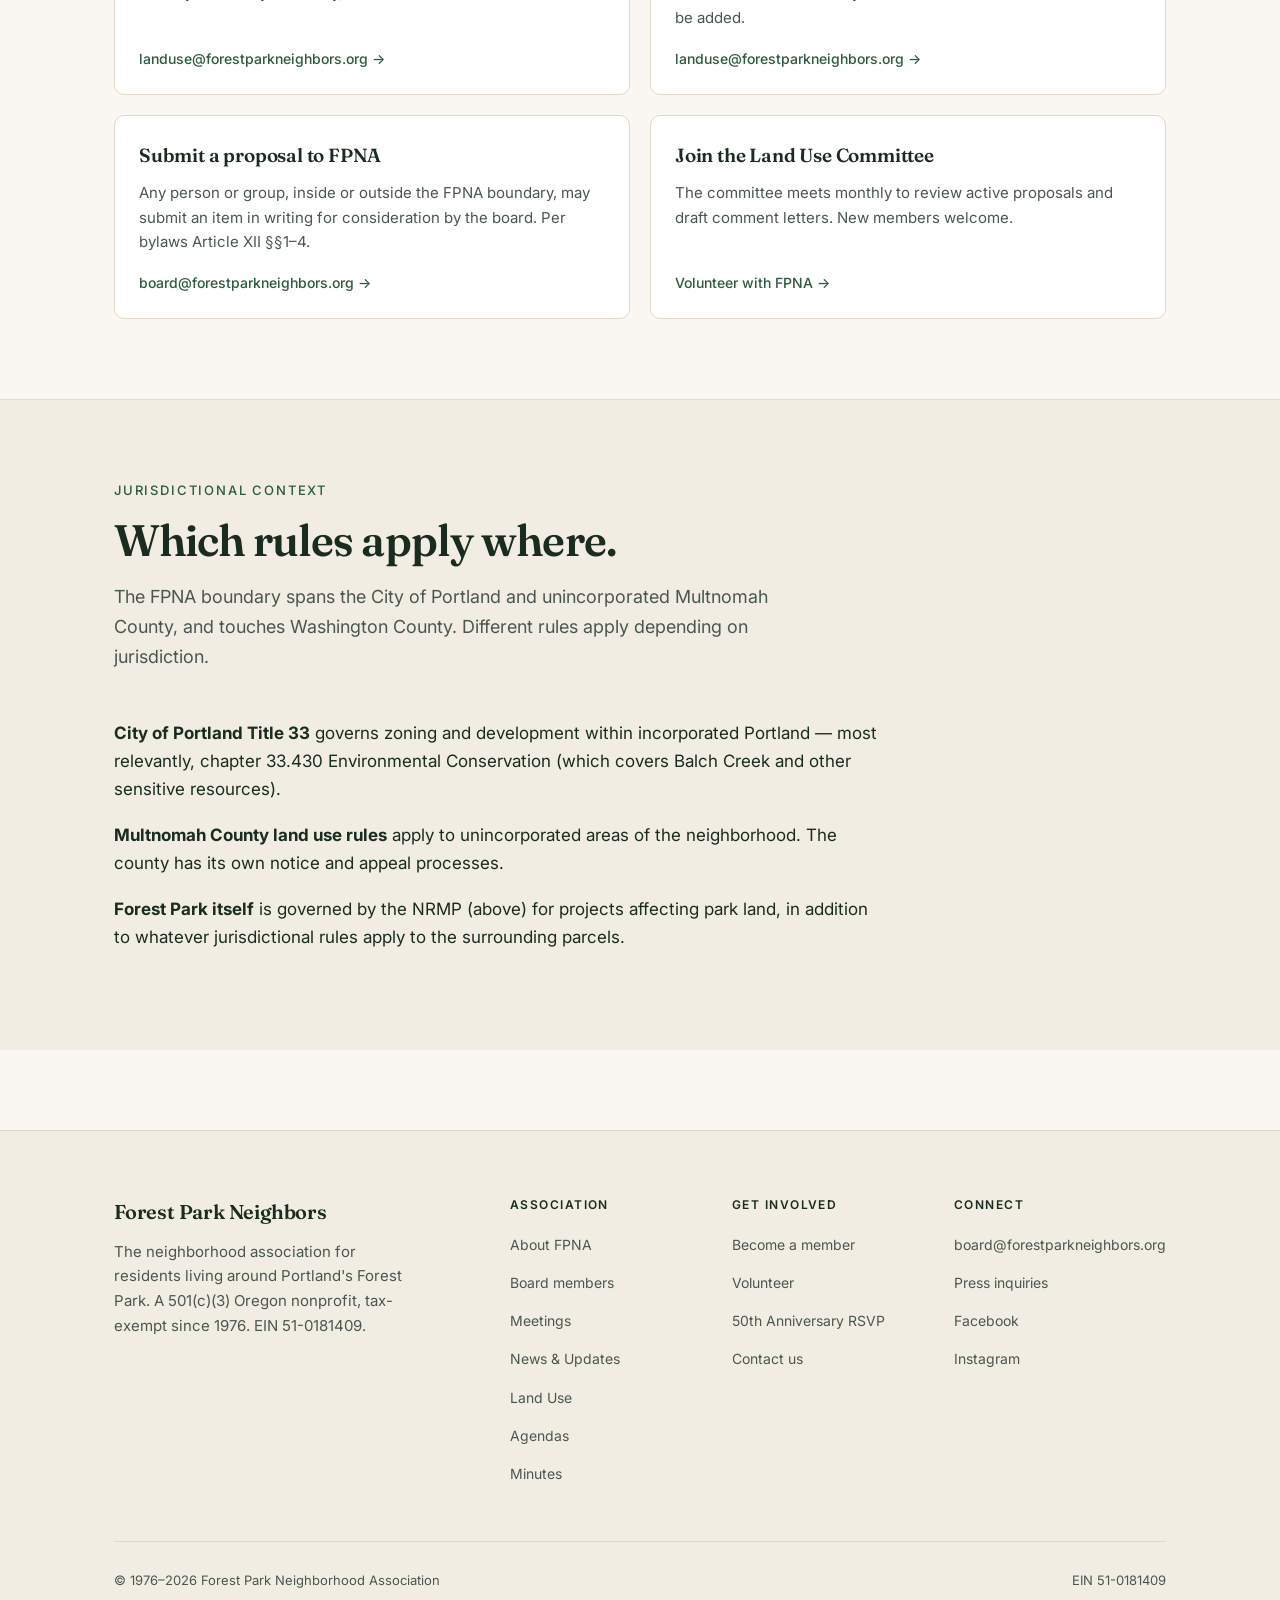
<file: land-use.html>
<!DOCTYPE html>
<html lang="en">
<head>
  <meta charset="UTF-8">
  <meta name="viewport" content="width=device-width, initial-scale=1.0">
  <title>Land Use — Forest Park Neighborhood Association</title>
  <meta name="description" content="FPNA's land use work across the City of Portland, Multnomah County, and Washington County. PGE Harborton case, NRMP, 2006 Vision Survey, and how to engage.">
  <link rel="preconnect" href="https://fonts.googleapis.com">
  <link rel="preconnect" href="https://fonts.gstatic.com" crossorigin>
  <link href="https://fonts.googleapis.com/css2?family=Fraunces:opsz,wght@9..144,500;9..144,600&family=Inter:wght@400;500;600&display=swap" rel="stylesheet">
  <link rel="stylesheet" href="styles.css">
</head>
<body>

  <div class="banner-50">
    <strong>FPNA is 50.</strong> Join us Saturday, August 22, 2026, 2:00–5:00 PM at Skyline Tavern, 8031 NW Skyline Blvd.
    <a href="get-involved.html#rsvp">RSVP →</a>
  </div>

  <header class="site-header">
    <div class="header-inner">
      <a href="index.html" class="brand">
        <img src="assets/fpna-logo-bw.png" alt="" class="brand-mark" />
        <span class="brand-text">
          <span class="brand-name">Forest Park Neighborhood Association</span>
          <span class="brand-tag">Established 1976</span>
        </span>
      </a>
      <nav class="main-nav" aria-label="Main">
        <ul>
          <li><a href="about.html">About</a></li>
          <li><a href="meetings.html">Meetings</a></li>
          <li><a href="news.html">News</a></li>
          <li><a href="partnerships.html">Partnerships</a></li>
          <li><a href="get-involved.html" class="nav-cta">Get Involved</a></li>
        </ul>
      </nav>
    </div>
  </header>

  <div class="page-header">
    <div class="container">
      <div class="section-eyebrow">Land Use</div>
      <h1 class="section-title">Where development meets the forest.</h1>
      <p class="section-sub">
        FPNA reviews land use proposals affecting our neighborhood across the
        City of Portland, Multnomah County, and Washington County. We automatically
        receive land use notices about development within our boundary and can
        appeal decisions at the city level without charge.
      </p>
    </div>
  </div>

  <section>
    <div class="container">
      <div class="section-eyebrow">Active reviews</div>
      <h2 class="section-title">PGE Harborton Reliability Project.</h2>
      <p class="section-sub">
        Current status of the Harborton Phase 3 case — a coalition effort that
        protected Forest Park from a proposed transmission expansion.
      </p>

      <div class="prose">
        <p>
          PGE's Harborton Reliability Project (Phase 3) proposed clearcutting
          approximately 4.7 acres of mature forest along a PGE easement through
          Forest Park to expand transmission capacity. The proposal moved through
          the City of Portland's land use process in 2024 and into 2025.
        </p>

        <h3>Case timeline</h3>
        <ul>
          <li><strong>Early 2025</strong> — Portland Hearings Officer approves PGE's Phase 3 Harborton permits (Case LU 24-041109 CU EN).</li>
          <li><strong>March 2025</strong> — FPNA, joined by Forest Park Conservancy and Bird Alliance of Oregon, files an appeal of the city's approval.</li>
          <li><strong>Mid-2025</strong> — City Council hears the appeal. Multiple residents and partner organizations submit testimony.</li>
          <li><strong>Late 2025</strong> — Portland City Council votes unanimously to overturn the Hearings Officer's decision, denying PGE's permit application.</li>
        </ul>

        <p>
          The unanimous reversal at City Council was a significant moment for
          Forest Park's protection. It reflected both the strength of the
          Natural Resources Management Plan (see below) and the coordinated
          response of FPNA, partner organizations, and individual residents.
        </p>

        <p style="margin-top: 24px;">
          <a href="https://forestparkneighbors.org/uncategorized/fpna-appeals-city-approval-of-pge-project-in-forest-park/" target="_blank" rel="noopener" class="btn btn-secondary">Original FPNA post →</a>
        </p>
      </div>
    </div>
  </section>

  <section style="background: var(--color-bg-alt); border-top: 1px solid var(--color-border); border-bottom: 1px solid var(--color-border);">
    <div class="container">
      <div class="section-eyebrow">Support the work</div>
      <h2 class="section-title">Donations help offset legal and advocacy costs.</h2>
      <p class="section-sub">
        FPNA's land use work — appeals, comment letters, and legal review —
        is supported by donations from neighbors and partners. Contributions
        are tax-deductible to FPNA as a 501(c)(3) Oregon nonprofit.
      </p>
      <p>
        <a href="https://secure.givelively.org/donate/forest-park-neighborhood-association/save-forest-park" target="_blank" rel="noopener" class="btn btn-primary">Donate to Save Forest Park →</a>
      </p>
      <p class="muted" style="margin-top: 16px; font-size: 14px;">
        Prefer to send a check? Make payable to "Forest Park Neighborhood Association"
        and mail to the District Four Coalition address (see <a href="contact.html">Contact</a>).
      </p>
    </div>
  </section>

  <section>
    <div class="container">
      <div class="section-eyebrow">Background</div>
      <h2 class="section-title">The Natural Resources Management Plan.</h2>
      <p class="section-sub">
        The Forest Park Natural Resources Management Plan (NRMP) is the City of
        Portland's governing document for activities in Forest Park. FPNA helped
        write it — and it remains the substantive standard against which projects
        affecting the park are judged today.
      </p>

      <div class="prose">
        <h3>Why it matters</h3>
        <p>
          The NRMP sets the rules for what can and cannot happen in Forest Park —
          from trail work and habitat restoration to utility infrastructure
          decisions like the PGE Harborton case above. Any project affecting the
          park is evaluated against the NRMP's three management zones and its
          substantive standards.
        </p>

        <h3>How it was built</h3>
        <p>
          The NRMP was developed between 1994 and 1995 by Portland Parks and
          Recreation and the Bureau of Planning. Development was overseen by
          a Citizens Advisory Committee with representation from neighborhood
          associations, conservation groups, and city staff. The plan was
          adopted by City Council in February 1995 (Ord. 168509).
        </p>

        <h3>FPNA's role</h3>
        <p>
          FPNA was represented on the Citizens Advisory Committee that helped
          develop the NRMP. The work of writing the plan three decades ago is
          a substantial part of what makes effective land use advocacy
          possible today.
        </p>

        <h3>Structure of the plan</h3>
        <p>
          The NRMP is organized in eight chapters covering background and
          policy, existing natural resources, three management zones, and
          implementation. Plan Summary and Implementation are the most useful
          starting points for residents trying to understand how a specific
          project will be evaluated.
        </p>
      </div>
    </div>
  </section>

  <section style="background: var(--color-bg-alt); border-top: 1px solid var(--color-border); border-bottom: 1px solid var(--color-border);">
    <div class="container">
      <div class="section-eyebrow">Documented values</div>
      <h2 class="section-title">2006 FPNA Vision Survey.</h2>
      <p class="section-sub">
        The most recent neighborhood-wide record of what FPNA residents value —
        and how they want the area to be protected from further urban growth
        boundary expansion.
      </p>

      <div class="prose">
        <h3>Methodology</h3>
        <p>
          In February 2006, the FPNA board authorized a neighborhood-wide
          survey of residents, property owners, and business licensees.
          Surveys were mailed March 8, 2006 to 1,255 valid addresses in the
          neighborhood. 261 responses were received, with 239 conclusive
          responses on the UGB question.
        </p>

        <h3>Results: UGB expansion</h3>
        <p>
          Of 239 conclusive responses, <strong>84% opposed further Urban
          Growth Boundary expansion into the Forest Park Neighborhood.</strong>
          The result was decisive and has informed FPNA's land use positions
          in the years since.
        </p>

        <h3>What residents value</h3>
        <p>
          Survey respondents most valued wildlife and open space, proximity
          to Forest Park, the rural character of the area, and quiet. Concerns
          centered on traffic, development pressure, and protecting headwater
          streams that feed into the park.
        </p>

        <h3>Relevance today</h3>
        <p>
          The 2006 survey remains the most recent documented record of
          neighborhood-wide priorities on UGB expansion. The values it
          documented — wildlife corridor protection, rural character,
          headwater streams — continue to inform how FPNA evaluates land
          use proposals affecting the area.
        </p>

        <p class="muted" style="margin-top: 24px; font-size: 14px;">
          Source: Forest Park Neighborhood Vision Survey Results Summary,
          Carol Chesarek, July 26, 2006.
        </p>
      </div>
    </div>
  </section>

  <section>
    <div class="container">
      <div class="section-eyebrow">How to engage</div>
      <h2 class="section-title">Getting involved in land use.</h2>

      <div class="resource-grid">
        <div class="resource-card">
          <h3>Comment on an active review</h3>
          <p>Residents can submit comments on any land use proposal directly to the city or county, and to FPNA's Land Use Committee.</p>
          <a href="mailto:landuse@forestparkneighbors.org">landuse@forestparkneighbors.org →</a>
        </div>
        <div class="resource-card">
          <h3>Sign up for land use alerts</h3>
          <p>Get notified when a new proposal opens for public comment within the FPNA boundary. Contact the Land Use Committee to be added.</p>
          <a href="mailto:landuse@forestparkneighbors.org">landuse@forestparkneighbors.org →</a>
        </div>
        <div class="resource-card">
          <h3>Submit a proposal to FPNA</h3>
          <p>Any person or group, inside or outside the FPNA boundary, may submit an item in writing for consideration by the board. Per bylaws Article XII §§1–4.</p>
          <a href="mailto:board@forestparkneighbors.org">board@forestparkneighbors.org →</a>
        </div>
        <div class="resource-card">
          <h3>Join the Land Use Committee</h3>
          <p>The committee meets monthly to review active proposals and draft comment letters. New members welcome.</p>
          <a href="get-involved.html#volunteer">Volunteer with FPNA →</a>
        </div>
      </div>
    </div>
  </section>

  <section style="background: var(--color-bg-alt); border-top: 1px solid var(--color-border);">
    <div class="container">
      <div class="section-eyebrow">Jurisdictional context</div>
      <h2 class="section-title">Which rules apply where.</h2>
      <p class="section-sub">
        The FPNA boundary spans the City of Portland and unincorporated
        Multnomah County, and touches Washington County. Different rules
        apply depending on jurisdiction.
      </p>

      <div class="prose">
        <p>
          <strong>City of Portland Title 33</strong> governs zoning and
          development within incorporated Portland — most relevantly,
          chapter 33.430 Environmental Conservation (which covers Balch
          Creek and other sensitive resources).
        </p>
        <p>
          <strong>Multnomah County land use rules</strong> apply to
          unincorporated areas of the neighborhood. The county has its own
          notice and appeal processes.
        </p>
        <p>
          <strong>Forest Park itself</strong> is governed by the NRMP
          (above) for projects affecting park land, in addition to whatever
          jurisdictional rules apply to the surrounding parcels.
        </p>
      </div>
    </div>
  </section>

  <footer class="site-footer">
    <div class="container">
      <div class="footer-grid">
        <div>
          <div class="footer-brand">Forest Park Neighbors</div>
          <p class="footer-blurb">
            The neighborhood association for residents living around Portland's Forest Park.
            A 501(c)(3) Oregon nonprofit, tax-exempt since 1976. EIN 51-0181409.
          </p>
        </div>
        <div class="footer-col">
          <h4>Association</h4>
          <ul>
            <li><a href="about.html">About FPNA</a></li>
            <li><a href="about.html#board">Board members</a></li>
            <li><a href="meetings.html">Meetings</a></li>
            <li><a href="news.html">News &amp; Updates</a></li>
            <li><a href="land-use.html">Land Use</a></li>
            <li><a href="https://neigh120.sharepoint.com/:f:/s/Library/EjaX7eQWtTdJlmP6zh1chggBeNu8Uv-p2MYlgUlv2T-IfQ?e=IfXbHe" target="_blank" rel="noopener">Agendas</a></li>
            <li><a href="https://neigh120.sharepoint.com/:f:/s/Library/EgnVC0pJ2J5DipxcN_7w5o8BEXKEQTdMqW26zpZ4DAAJKw?e=DmlteZ" target="_blank" rel="noopener">Minutes</a></li>
          </ul>
        </div>
        <div class="footer-col">
          <h4>Get involved</h4>
          <ul>
            <li><a href="get-involved.html">Become a member</a></li>
            <li><a href="get-involved.html#volunteer">Volunteer</a></li>
            <li><a href="get-involved.html#rsvp">50th Anniversary RSVP</a></li>
            <li><a href="contact.html">Contact us</a></li>
          </ul>
        </div>
        <div class="footer-col">
          <h4>Connect</h4>
          <ul>
            <li><a href="mailto:board@forestparkneighbors.org">board@forestparkneighbors.org</a></li>
            <li><a href="contact.html#press">Press inquiries</a></li>
            <li><a href="https://www.facebook.com/forestparkneighborhoodassociation" target="_blank" rel="noopener">Facebook</a></li>
            <li><a href="https://www.instagram.com/forestparkneighbors" target="_blank" rel="noopener">Instagram</a></li>
          </ul>
        </div>
      </div>
      <div class="footer-bottom">
        <span>© 1976–2026 Forest Park Neighborhood Association</span>
        <span>EIN 51-0181409</span>
      </div>
    </div>
  </footer>

</body>
</html>
</file>
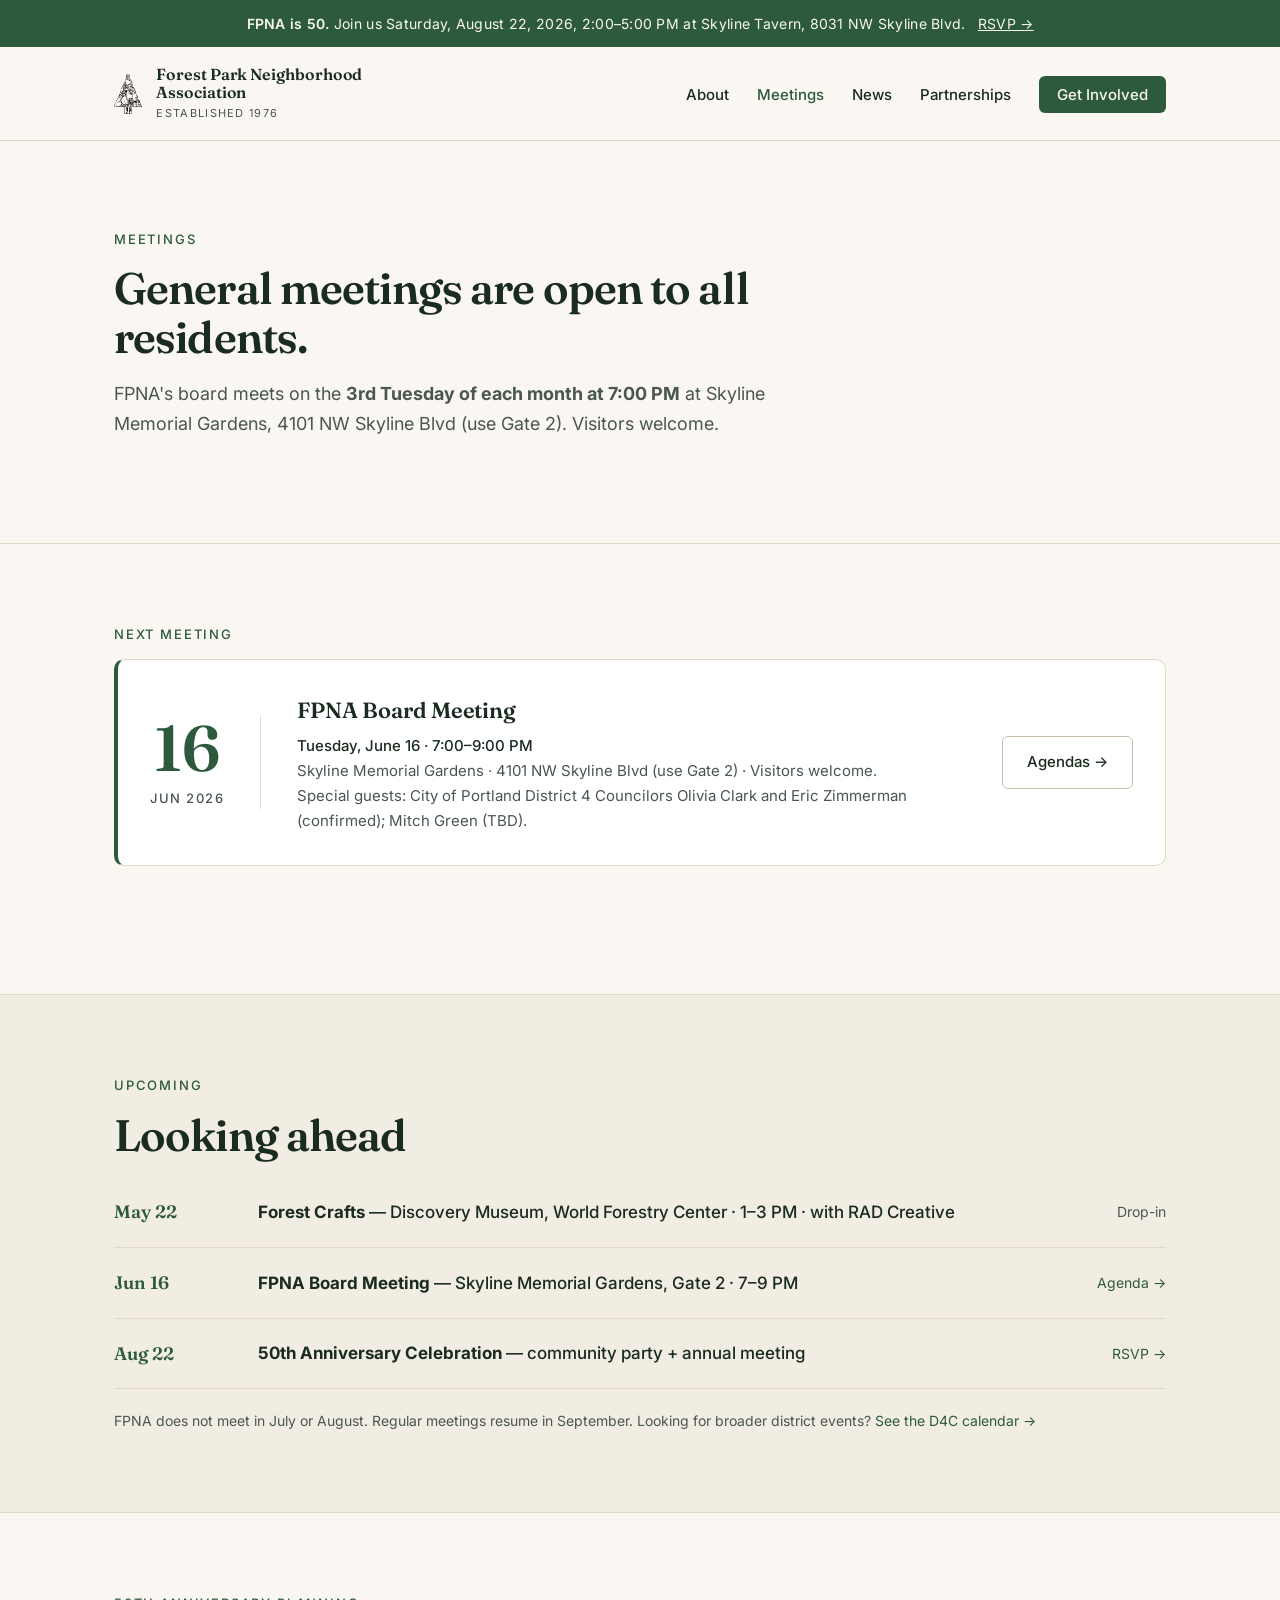
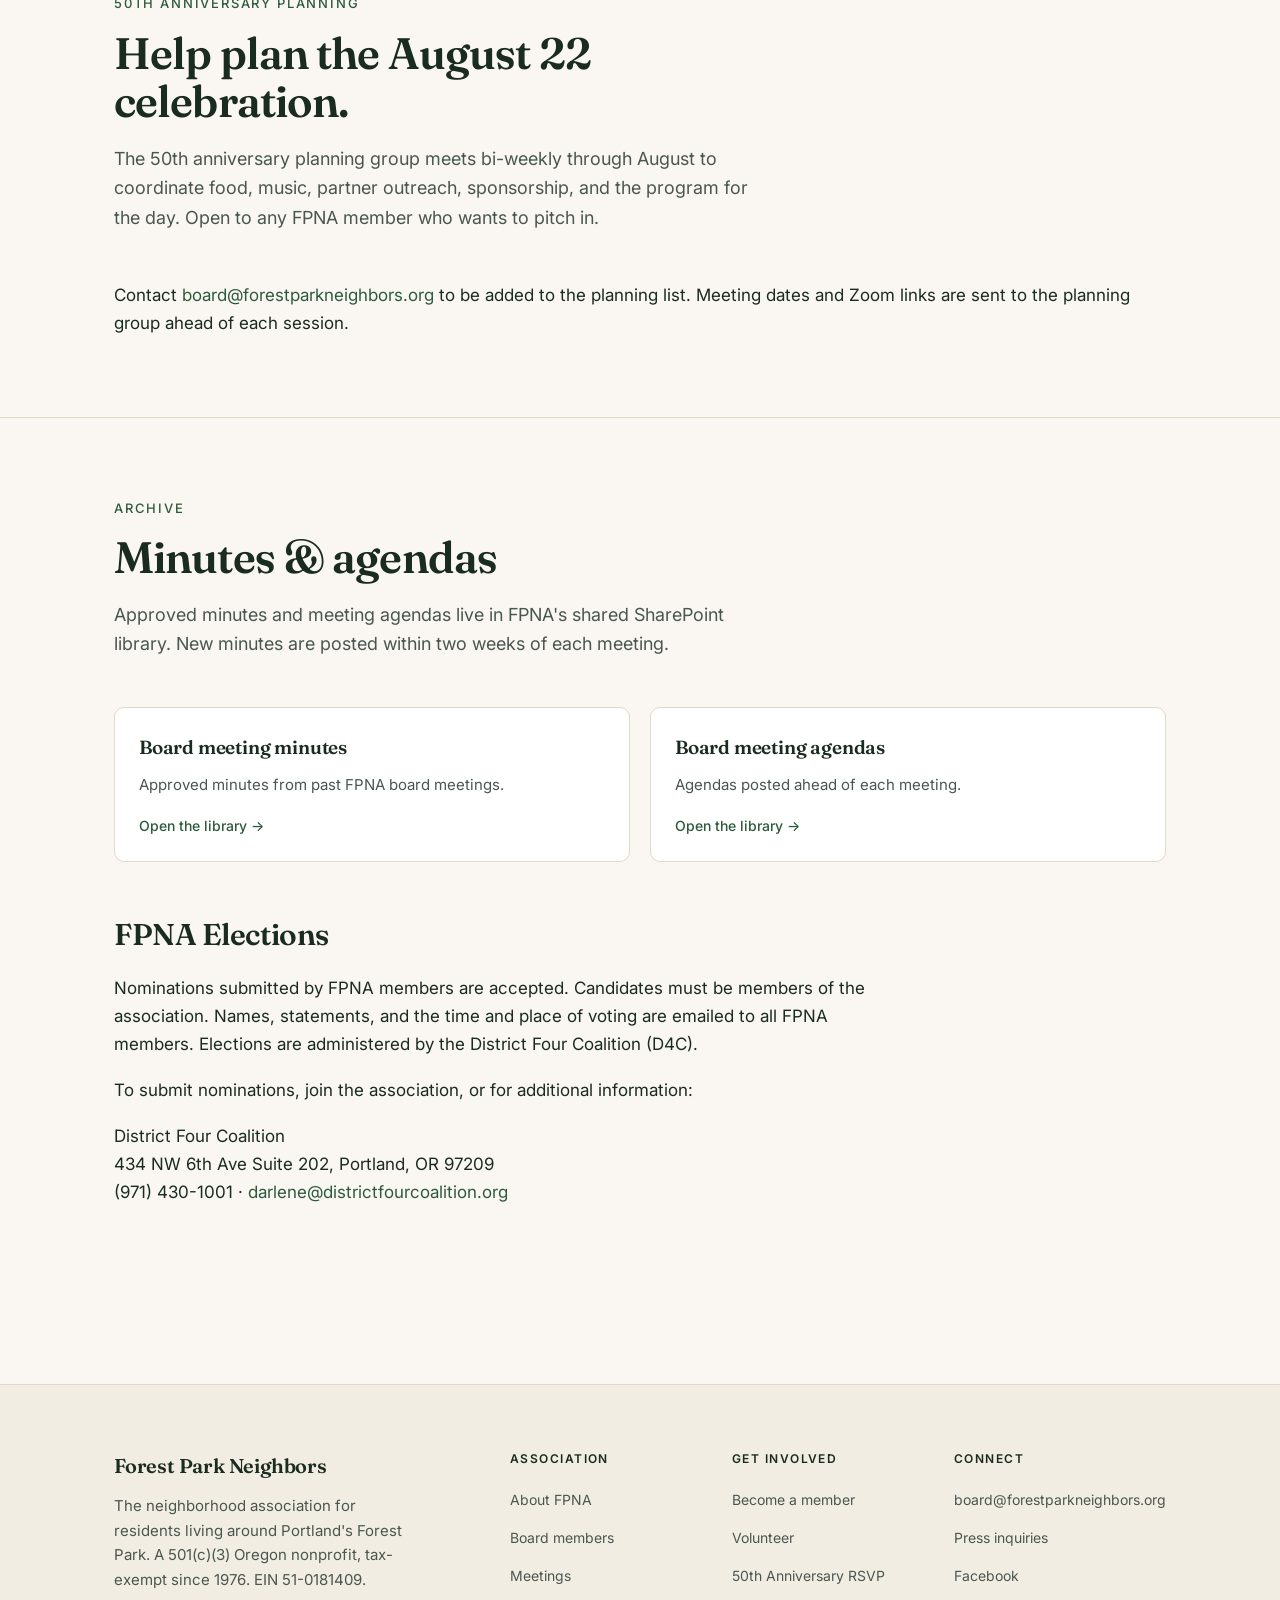
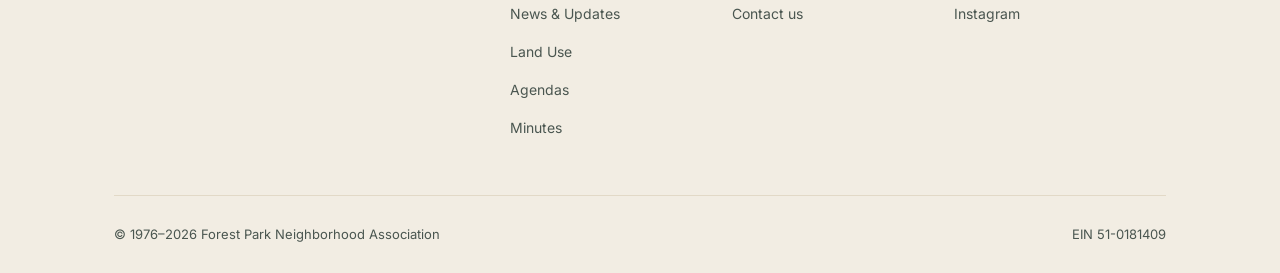
<file: meetings.html>
<!DOCTYPE html>
<html lang="en">
<head>
  <meta charset="UTF-8">
  <meta name="viewport" content="width=device-width, initial-scale=1.0">
  <title>Meetings — Forest Park Neighborhood Association</title>
  <meta name="description" content="FPNA general meetings, agendas, and past meeting minutes archive.">
  <link rel="preconnect" href="https://fonts.googleapis.com">
  <link rel="preconnect" href="https://fonts.gstatic.com" crossorigin>
  <link href="https://fonts.googleapis.com/css2?family=Fraunces:opsz,wght@9..144,500;9..144,600&family=Inter:wght@400;500;600&display=swap" rel="stylesheet">
  <link rel="stylesheet" href="styles.css">
</head>
<body>

  <div class="banner-50">
    <strong>FPNA is 50.</strong> Join us Saturday, August 22, 2026, 2:00–5:00 PM at Skyline Tavern, 8031 NW Skyline Blvd.
    <a href="get-involved.html#rsvp">RSVP →</a>
  </div>

  <header class="site-header">
    <div class="header-inner">
      <a href="index.html" class="brand">
        <img src="assets/fpna-logo-bw.png" alt="" class="brand-mark" />
        <span class="brand-text">
          <span class="brand-name">Forest Park Neighborhood Association</span>
          <span class="brand-tag">Established 1976</span>
        </span>
      </a>
      <nav class="main-nav" aria-label="Main">
        <ul>
          <li><a href="about.html">About</a></li>
          <li><a href="meetings.html" class="active">Meetings</a></li>
          <li><a href="news.html">News</a></li>
          <li><a href="partnerships.html">Partnerships</a></li>
          <li><a href="get-involved.html" class="nav-cta">Get Involved</a></li>
        </ul>
      </nav>
    </div>
  </header>

  <div class="page-header">
    <div class="container">
      <div class="section-eyebrow">Meetings</div>
      <h1 class="section-title">General meetings are open to all residents.</h1>
      <p class="section-sub">
        FPNA's board meets on the <strong>3rd Tuesday of each month at 7:00 PM</strong>
        at Skyline Memorial Gardens, 4101 NW Skyline Blvd (use Gate 2). Visitors welcome.
      </p>
    </div>
  </div>

  <section>
    <div class="container">
      <div class="section-eyebrow">Next meeting</div>
      <div class="next-meeting" style="margin-bottom: 48px;">
        <div class="next-meeting-date">
          <div class="next-meeting-day">16</div>
          <div class="next-meeting-month">Jun 2026</div>
        </div>
        <div class="next-meeting-body">
          <h3>FPNA Board Meeting</h3>
          <p>
            <strong>Tuesday, June 16 · 7:00&ndash;9:00 PM</strong><br>
            Skyline Memorial Gardens · 4101 NW Skyline Blvd (use Gate 2) · Visitors welcome.<br>
            <span class="muted">Special guests: City of Portland District 4 Councilors Olivia Clark and Eric Zimmerman (confirmed); Mitch Green (TBD).</span>
          </p>
        </div>
        <a href="https://neigh120.sharepoint.com/:f:/s/Library/EjaX7eQWtTdJlmP6zh1chggBeNu8Uv-p2MYlgUlv2T-IfQ?e=IfXbHe" class="btn btn-secondary">Agendas →</a>
      </div>
    </div>
  </section>

  <section style="background: var(--color-bg-alt); border-top: 1px solid var(--color-border); border-bottom: 1px solid var(--color-border);">
    <div class="container">
      <div class="section-eyebrow">Upcoming</div>
      <h2 class="section-title">Looking ahead</h2>
      <ul class="meeting-list">
        <li>
          <div class="meeting-date">May 22</div>
          <div class="meeting-topic"><strong>Forest Crafts</strong> — Discovery Museum, World Forestry Center · 1&ndash;3 PM · with RAD Creative</div>
          <span class="meeting-link muted">Drop-in</span>
        </li>
        <li>
          <div class="meeting-date">Jun 16</div>
          <div class="meeting-topic"><strong>FPNA Board Meeting</strong> — Skyline Memorial Gardens, Gate 2 · 7&ndash;9 PM</div>
          <a href="https://neigh120.sharepoint.com/:f:/s/Library/EjaX7eQWtTdJlmP6zh1chggBeNu8Uv-p2MYlgUlv2T-IfQ?e=IfXbHe" class="meeting-link">Agenda →</a>
        </li>
        <li>
          <div class="meeting-date">Aug 22</div>
          <div class="meeting-topic"><strong>50th Anniversary Celebration</strong> — community party + annual meeting</div>
          <a href="get-involved.html#rsvp" class="meeting-link">RSVP →</a>
        </li>
      </ul>
      <p class="muted" style="margin-top: 20px; font-size: 14px;">
        FPNA does not meet in July or August. Regular meetings resume in September.
        Looking for broader district events?
        <a href="https://www.calendarwiz.com/calendars/calendar.php?crd=nwnw&amp;cid[]=55472" target="_blank" rel="noopener">See the D4C calendar →</a>
      </p>
    </div>
  </section>

  <!-- 50th Anniversary Planning -->
  <section style="background: var(--color-bg); border-bottom: 1px solid var(--color-border);">
    <div class="container">
      <div class="section-eyebrow">50th Anniversary planning</div>
      <h2 class="section-title">Help plan the August 22 celebration.</h2>
      <p class="section-sub">
        The 50th anniversary planning group meets bi-weekly through August to
        coordinate food, music, partner outreach, sponsorship, and the program
        for the day. Open to any FPNA member who wants to pitch in.
      </p>
      <p>
        Contact <a href="mailto:board@forestparkneighbors.org">board@forestparkneighbors.org</a>
        to be added to the planning list. Meeting dates and Zoom links are sent
        to the planning group ahead of each session.
      </p>
    </div>
  </section>

  <section>
    <div class="container">
      <div class="section-eyebrow">Archive</div>
      <h2 class="section-title">Minutes &amp; agendas</h2>
      <p class="section-sub">
        Approved minutes and meeting agendas live in FPNA's shared SharePoint library.
        New minutes are posted within two weeks of each meeting.
      </p>
      <div class="resource-grid">
        <div class="resource-card">
          <h3>Board meeting minutes</h3>
          <p>Approved minutes from past FPNA board meetings.</p>
          <a href="https://neigh120.sharepoint.com/:f:/s/Library/EgnVC0pJ2J5DipxcN_7w5o8BEXKEQTdMqW26zpZ4DAAJKw?e=DmlteZ" target="_blank" rel="noopener">Open the library →</a>
        </div>
        <div class="resource-card">
          <h3>Board meeting agendas</h3>
          <p>Agendas posted ahead of each meeting.</p>
          <a href="https://neigh120.sharepoint.com/:f:/s/Library/EjaX7eQWtTdJlmP6zh1chggBeNu8Uv-p2MYlgUlv2T-IfQ?e=IfXbHe" target="_blank" rel="noopener">Open the library →</a>
        </div>
      </div>

      <div class="prose" style="margin-top: 48px;">
        <h2>FPNA Elections</h2>
        <p>
          Nominations submitted by FPNA members are accepted. Candidates must be members
          of the association. Names, statements, and the time and place of voting are
          emailed to all FPNA members. Elections are administered by the District Four
          Coalition (D4C).
        </p>
        <p>
          To submit nominations, join the association, or for additional information:
        </p>
        <p class="muted">
          District Four Coalition<br>
          434 NW 6th Ave Suite 202, Portland, OR 97209<br>
          (971) 430-1001 · <a href="mailto:darlene@districtfourcoalition.org">darlene@districtfourcoalition.org</a>
        </p>
      </div>
    </div>
  </section>

  <footer class="site-footer">
    <div class="container">
      <div class="footer-grid">
        <div>
          <div class="footer-brand">Forest Park Neighbors</div>
          <p class="footer-blurb">
            The neighborhood association for residents living around Portland's Forest Park.
            A 501(c)(3) Oregon nonprofit, tax-exempt since 1976. EIN 51-0181409.
          </p>
        </div>
        <div class="footer-col">
          <h4>Association</h4>
          <ul>
            <li><a href="about.html">About FPNA</a></li>
            <li><a href="about.html#board">Board members</a></li>
            <li><a href="meetings.html">Meetings</a></li>
            <li><a href="news.html">News &amp; Updates</a></li>
            <li><a href="land-use.html">Land Use</a></li>
            <li><a href="https://neigh120.sharepoint.com/:f:/s/Library/EjaX7eQWtTdJlmP6zh1chggBeNu8Uv-p2MYlgUlv2T-IfQ?e=IfXbHe" target="_blank" rel="noopener">Agendas</a></li>
            <li><a href="https://neigh120.sharepoint.com/:f:/s/Library/EgnVC0pJ2J5DipxcN_7w5o8BEXKEQTdMqW26zpZ4DAAJKw?e=DmlteZ" target="_blank" rel="noopener">Minutes</a></li>
          </ul>
        </div>
        <div class="footer-col">
          <h4>Get involved</h4>
          <ul>
            <li><a href="get-involved.html">Become a member</a></li>
            <li><a href="get-involved.html#volunteer">Volunteer</a></li>
            <li><a href="get-involved.html#rsvp">50th Anniversary RSVP</a></li>
            <li><a href="contact.html">Contact us</a></li>
          </ul>
        </div>
        <div class="footer-col">
          <h4>Connect</h4>
          <ul>
            <li><a href="mailto:board@forestparkneighbors.org">board@forestparkneighbors.org</a></li>
            <li><a href="contact.html#press">Press inquiries</a></li>
            <li><a href="https://www.facebook.com/forestparkneighborhoodassociation" target="_blank" rel="noopener">Facebook</a></li>
            <li><a href="https://www.instagram.com/forestparkneighbors" target="_blank" rel="noopener">Instagram</a></li>
          </ul>
        </div>
      </div>
      <div class="footer-bottom">
        <span>© 1976–2026 Forest Park Neighborhood Association</span>
        <span>EIN 51-0181409</span>
      </div>
    </div>
  </footer>

</body>
</html>
</file>
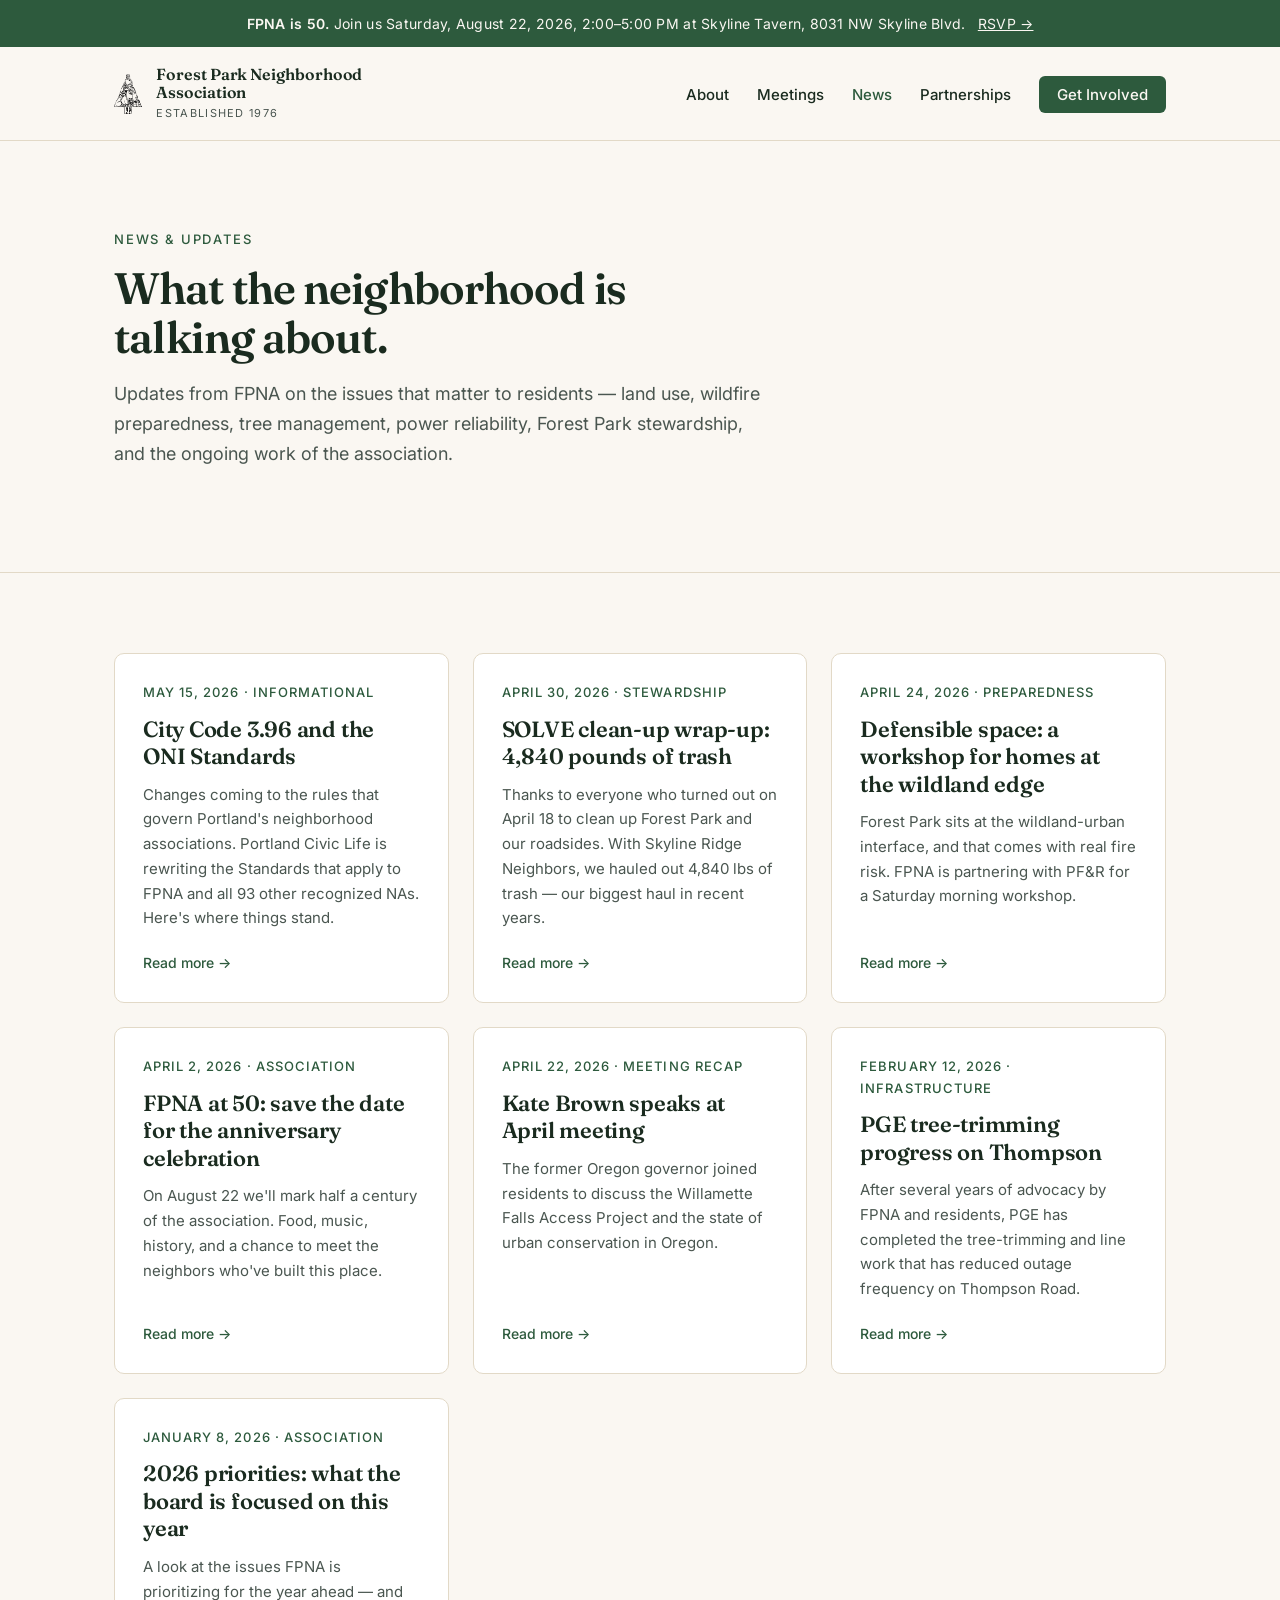
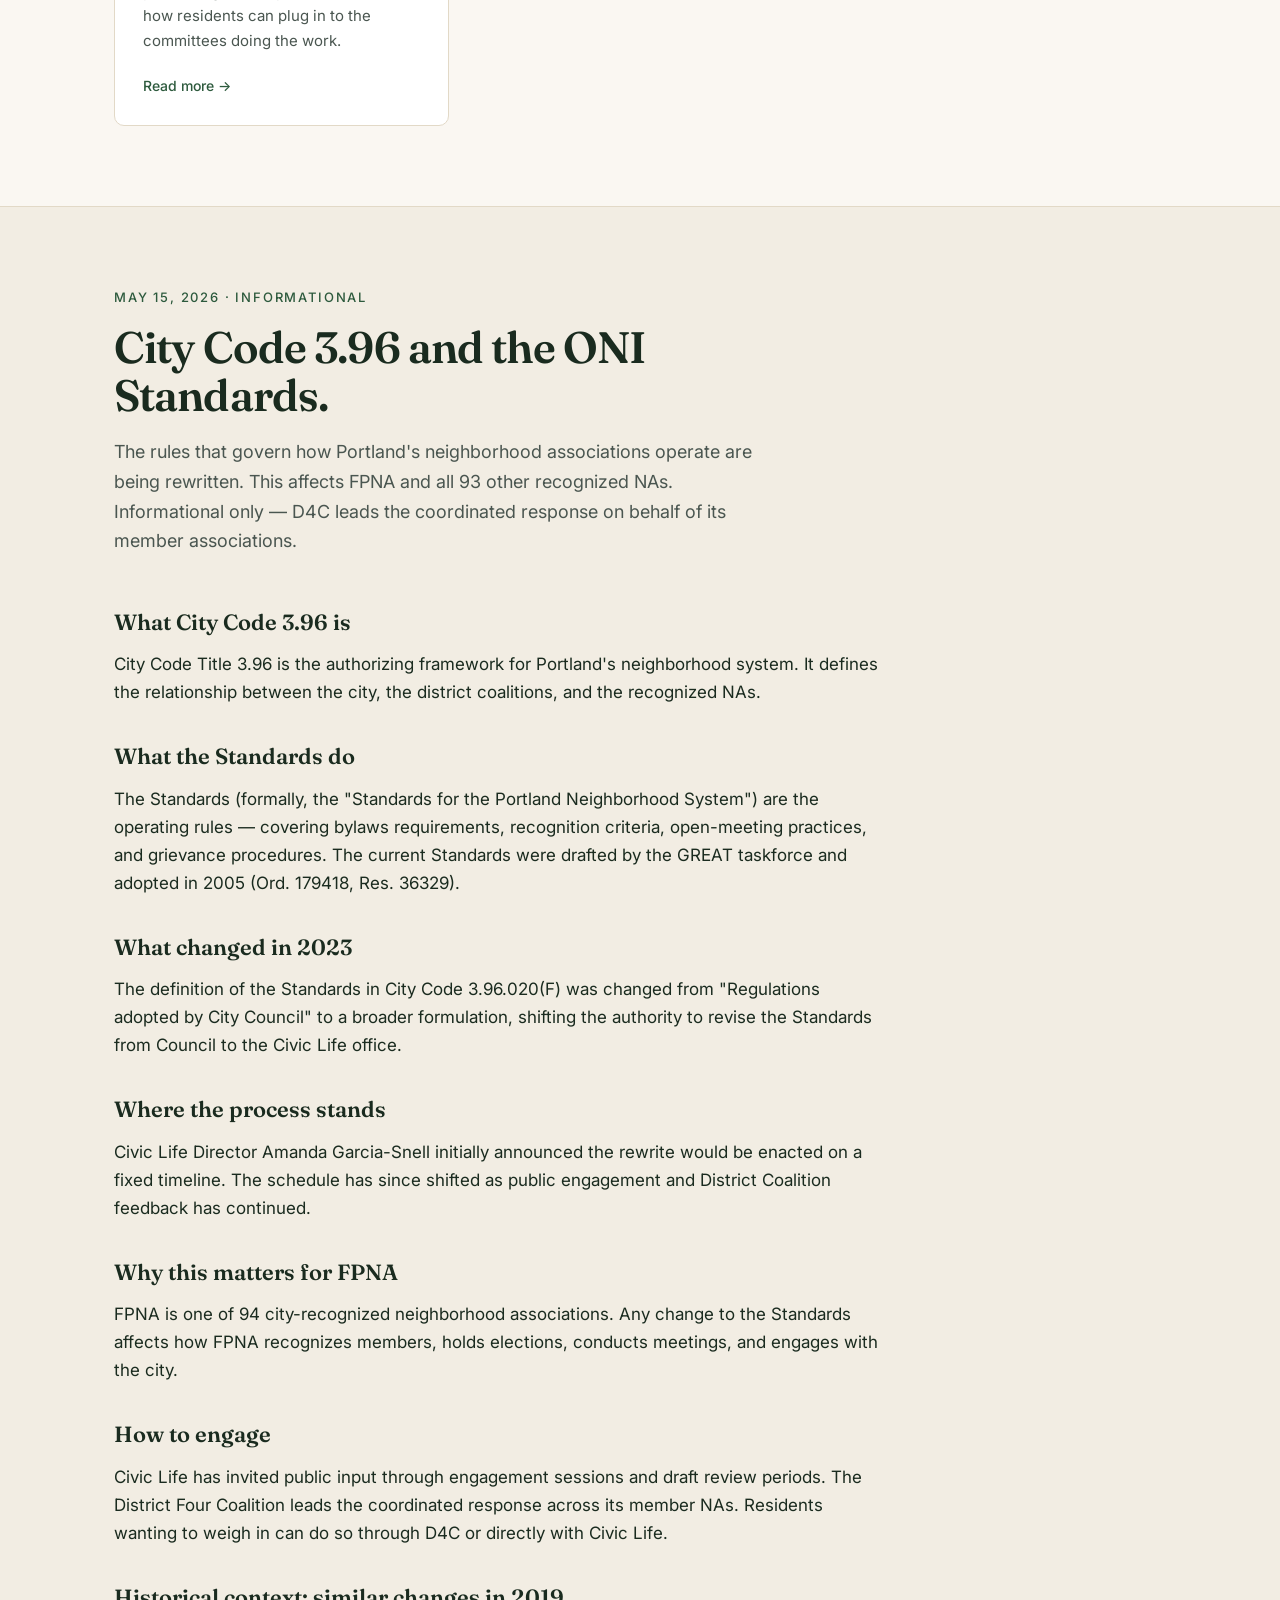
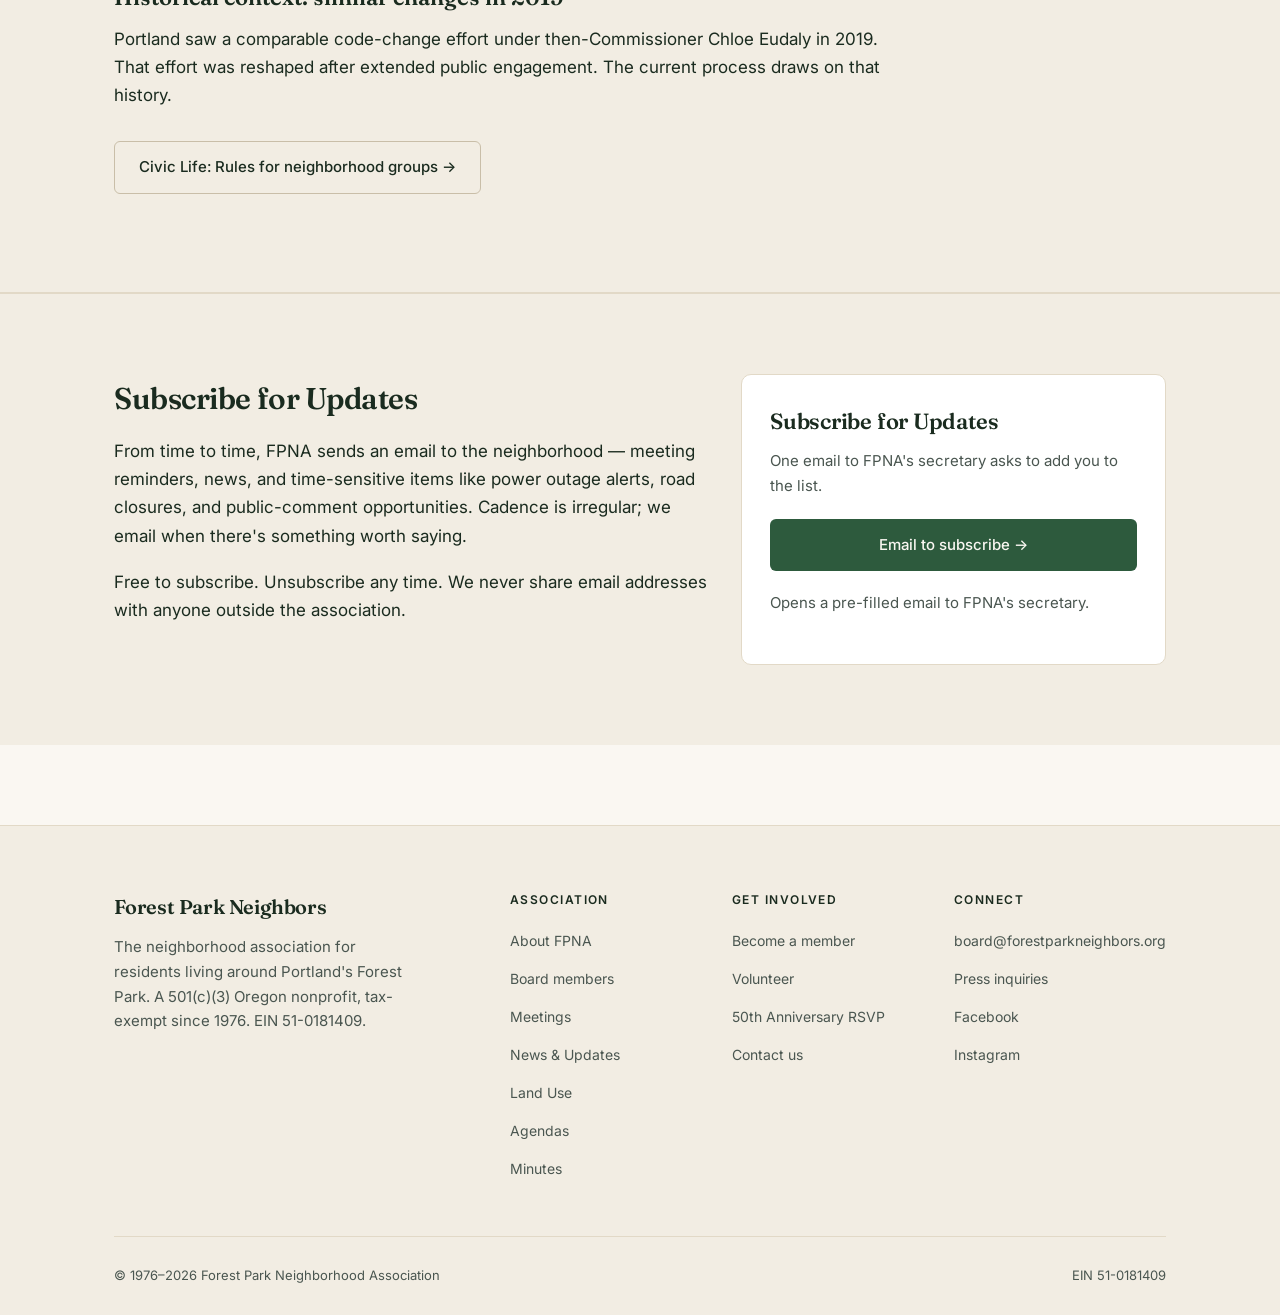
<file: news.html>
<!DOCTYPE html>
<html lang="en">
<head>
  <meta charset="UTF-8">
  <meta name="viewport" content="width=device-width, initial-scale=1.0">
  <title>News &amp; Updates — Forest Park Neighborhood Association</title>
  <meta name="description" content="FPNA news, the Updates newsletter archive, and announcements for residents.">
  <link rel="preconnect" href="https://fonts.googleapis.com">
  <link rel="preconnect" href="https://fonts.gstatic.com" crossorigin>
  <link href="https://fonts.googleapis.com/css2?family=Fraunces:opsz,wght@9..144,500;9..144,600&family=Inter:wght@400;500;600&display=swap" rel="stylesheet">
  <link rel="stylesheet" href="styles.css">
</head>
<body>

  <div class="banner-50">
    <strong>FPNA is 50.</strong> Join us Saturday, August 22, 2026, 2:00–5:00 PM at Skyline Tavern, 8031 NW Skyline Blvd.
    <a href="get-involved.html#rsvp">RSVP →</a>
  </div>

  <header class="site-header">
    <div class="header-inner">
      <a href="index.html" class="brand">
        <img src="assets/fpna-logo-bw.png" alt="" class="brand-mark" />
        <span class="brand-text">
          <span class="brand-name">Forest Park Neighborhood Association</span>
          <span class="brand-tag">Established 1976</span>
        </span>
      </a>
      <nav class="main-nav" aria-label="Main">
        <ul>
          <li><a href="about.html">About</a></li>
          <li><a href="meetings.html">Meetings</a></li>
          <li><a href="news.html" class="active">News</a></li>
          <li><a href="partnerships.html">Partnerships</a></li>
          <li><a href="get-involved.html" class="nav-cta">Get Involved</a></li>
        </ul>
      </nav>
    </div>
  </header>

  <div class="page-header">
    <div class="container">
      <div class="section-eyebrow">News &amp; Updates</div>
      <h1 class="section-title">What the neighborhood is talking about.</h1>
      <p class="section-sub">
        Updates from FPNA on the issues that matter to residents — land use, wildfire
        preparedness, tree management, power reliability, Forest Park stewardship, and
        the ongoing work of the association.
      </p>
    </div>
  </div>

  <section>
    <div class="container">
      <div class="news-grid">
        <a href="#city-code-3-96" class="news-card">
          <div class="news-meta">May 15, 2026 · Informational</div>
          <h3 class="news-title">City Code 3.96 and the ONI Standards</h3>
          <p class="news-excerpt">
            Changes coming to the rules that govern Portland's neighborhood
            associations. Portland Civic Life is rewriting the Standards that
            apply to FPNA and all 93 other recognized NAs. Here's where things stand.
          </p>
          <span class="news-read">Read more →</span>
        </a>
        <a href="#" class="news-card">
          <div class="news-meta">April 30, 2026 · Stewardship</div>
          <h3 class="news-title">SOLVE clean-up wrap-up: 4,840 pounds of trash</h3>
          <p class="news-excerpt">
            Thanks to everyone who turned out on April 18 to clean up Forest Park and our
            roadsides. With Skyline Ridge Neighbors, we hauled out 4,840 lbs of trash —
            our biggest haul in recent years.
          </p>
          <span class="news-read">Read more →</span>
        </a>
        <a href="#" class="news-card">
          <div class="news-meta">April 24, 2026 · Preparedness</div>
          <h3 class="news-title">Defensible space: a workshop for homes at the wildland edge</h3>
          <p class="news-excerpt">
            Forest Park sits at the wildland-urban interface, and that comes with real fire risk.
            FPNA is partnering with PF&amp;R for a Saturday morning workshop.
          </p>
          <span class="news-read">Read more →</span>
        </a>
        <a href="#" class="news-card">
          <div class="news-meta">April 2, 2026 · Association</div>
          <h3 class="news-title">FPNA at 50: save the date for the anniversary celebration</h3>
          <p class="news-excerpt">
            On August 22 we'll mark half a century of the association. Food, music, history,
            and a chance to meet the neighbors who've built this place.
          </p>
          <span class="news-read">Read more →</span>
        </a>
        <a href="#" class="news-card">
          <div class="news-meta">April 22, 2026 · Meeting recap</div>
          <h3 class="news-title">Kate Brown speaks at April meeting</h3>
          <p class="news-excerpt">
            The former Oregon governor joined residents to discuss the Willamette Falls
            Access Project and the state of urban conservation in Oregon.
          </p>
          <span class="news-read">Read more →</span>
        </a>
        <a href="#" class="news-card">
          <div class="news-meta">February 12, 2026 · Infrastructure</div>
          <h3 class="news-title">PGE tree-trimming progress on Thompson</h3>
          <p class="news-excerpt">
            After several years of advocacy by FPNA and residents, PGE has completed the
            tree-trimming and line work that has reduced outage frequency on Thompson Road.
          </p>
          <span class="news-read">Read more →</span>
        </a>
        <a href="#" class="news-card">
          <div class="news-meta">January 8, 2026 · Association</div>
          <h3 class="news-title">2026 priorities: what the board is focused on this year</h3>
          <p class="news-excerpt">
            A look at the issues FPNA is prioritizing for the year ahead — and how
            residents can plug in to the committees doing the work.
          </p>
          <span class="news-read">Read more →</span>
        </a>
      </div>
    </div>
  </section>

  <!-- City Code 3.96 / ONI Standards feature -->
  <section id="city-code-3-96" style="background: var(--color-bg-alt); border-top: 1px solid var(--color-border); border-bottom: 1px solid var(--color-border);">
    <div class="container">
      <div class="section-eyebrow">May 15, 2026 · Informational</div>
      <h2 class="section-title">City Code 3.96 and the ONI Standards.</h2>
      <p class="section-sub">
        The rules that govern how Portland's neighborhood associations operate
        are being rewritten. This affects FPNA and all 93 other recognized NAs.
        Informational only — D4C leads the coordinated response on behalf of
        its member associations.
      </p>

      <div class="prose">
        <h3>What City Code 3.96 is</h3>
        <p>
          City Code Title 3.96 is the authorizing framework for Portland's
          neighborhood system. It defines the relationship between the city,
          the district coalitions, and the recognized NAs.
        </p>

        <h3>What the Standards do</h3>
        <p>
          The Standards (formally, the "Standards for the Portland Neighborhood
          System") are the operating rules — covering bylaws requirements,
          recognition criteria, open-meeting practices, and grievance procedures.
          The current Standards were drafted by the GREAT taskforce and adopted
          in 2005 (Ord. 179418, Res. 36329).
        </p>

        <h3>What changed in 2023</h3>
        <p>
          The definition of the Standards in City Code 3.96.020(F) was changed
          from "Regulations adopted by City Council" to a broader formulation,
          shifting the authority to revise the Standards from Council to the
          Civic Life office.
        </p>

        <h3>Where the process stands</h3>
        <p>
          Civic Life Director Amanda Garcia-Snell initially announced the
          rewrite would be enacted on a fixed timeline. The schedule has since
          shifted as public engagement and District Coalition feedback has
          continued.
        </p>

        <h3>Why this matters for FPNA</h3>
        <p>
          FPNA is one of 94 city-recognized neighborhood associations. Any
          change to the Standards affects how FPNA recognizes members, holds
          elections, conducts meetings, and engages with the city.
        </p>

        <h3>How to engage</h3>
        <p>
          Civic Life has invited public input through engagement sessions and
          draft review periods. The District Four Coalition leads the
          coordinated response across its member NAs. Residents wanting to
          weigh in can do so through D4C or directly with Civic Life.
        </p>

        <h3>Historical context: similar changes in 2019</h3>
        <p>
          Portland saw a comparable code-change effort under then-Commissioner
          Chloe Eudaly in 2019. That effort was reshaped after extended public
          engagement. The current process draws on that history.
        </p>

        <p style="margin-top: 32px;">
          <a href="https://www.portland.gov/civic/rules-neighborhood-groups" target="_blank" rel="noopener" class="btn btn-secondary">Civic Life: Rules for neighborhood groups →</a>
        </p>
      </div>
    </div>
  </section>

  <section style="background: var(--color-bg-alt); border-top: 1px solid var(--color-border);">
    <div class="container">
      <div class="boundary-block">
        <div class="prose">
          <h2 style="margin-top: 0;">Subscribe for Updates</h2>
          <p>
            From time to time, FPNA sends an email to the neighborhood — meeting
            reminders, news, and time-sensitive items like power outage alerts,
            road closures, and public-comment opportunities. Cadence is irregular;
            we email when there's something worth saying.
          </p>
          <p>
            Free to subscribe. Unsubscribe any time. We never share email addresses
            with anyone outside the association.
          </p>
        </div>
        <div class="checker-card">
          <h3>Subscribe for Updates</h3>
          <p>One email to FPNA's secretary asks to add you to the list.</p>
          <p style="margin-top: 20px;">
            <a href="mailto:chesarek4nature@earthlink.net?cc=ccaux@earthlink.net&amp;subject=Subscribe%20to%20FPNA%20Updates" class="btn btn-primary" style="width: 100%; text-align: center; display: block;">Email to subscribe →</a>
          </p>
          <p class="checker-note">Opens a pre-filled email to FPNA's secretary.</p>
        </div>
      </div>
    </div>
  </section>

  <footer class="site-footer">
    <div class="container">
      <div class="footer-grid">
        <div>
          <div class="footer-brand">Forest Park Neighbors</div>
          <p class="footer-blurb">
            The neighborhood association for residents living around Portland's Forest Park.
            A 501(c)(3) Oregon nonprofit, tax-exempt since 1976. EIN 51-0181409.
          </p>
        </div>
        <div class="footer-col">
          <h4>Association</h4>
          <ul>
            <li><a href="about.html">About FPNA</a></li>
            <li><a href="about.html#board">Board members</a></li>
            <li><a href="meetings.html">Meetings</a></li>
            <li><a href="news.html">News &amp; Updates</a></li>
            <li><a href="land-use.html">Land Use</a></li>
            <li><a href="https://neigh120.sharepoint.com/:f:/s/Library/EjaX7eQWtTdJlmP6zh1chggBeNu8Uv-p2MYlgUlv2T-IfQ?e=IfXbHe" target="_blank" rel="noopener">Agendas</a></li>
            <li><a href="https://neigh120.sharepoint.com/:f:/s/Library/EgnVC0pJ2J5DipxcN_7w5o8BEXKEQTdMqW26zpZ4DAAJKw?e=DmlteZ" target="_blank" rel="noopener">Minutes</a></li>
          </ul>
        </div>
        <div class="footer-col">
          <h4>Get involved</h4>
          <ul>
            <li><a href="get-involved.html">Become a member</a></li>
            <li><a href="get-involved.html#volunteer">Volunteer</a></li>
            <li><a href="get-involved.html#rsvp">50th Anniversary RSVP</a></li>
            <li><a href="contact.html">Contact us</a></li>
          </ul>
        </div>
        <div class="footer-col">
          <h4>Connect</h4>
          <ul>
            <li><a href="mailto:board@forestparkneighbors.org">board@forestparkneighbors.org</a></li>
            <li><a href="contact.html#press">Press inquiries</a></li>
            <li><a href="https://www.facebook.com/forestparkneighborhoodassociation" target="_blank" rel="noopener">Facebook</a></li>
            <li><a href="https://www.instagram.com/forestparkneighbors" target="_blank" rel="noopener">Instagram</a></li>
          </ul>
        </div>
      </div>
      <div class="footer-bottom">
        <span>© 1976–2026 Forest Park Neighborhood Association</span>
        <span>EIN 51-0181409</span>
      </div>
    </div>
  </footer>

</body>
</html>
</file>
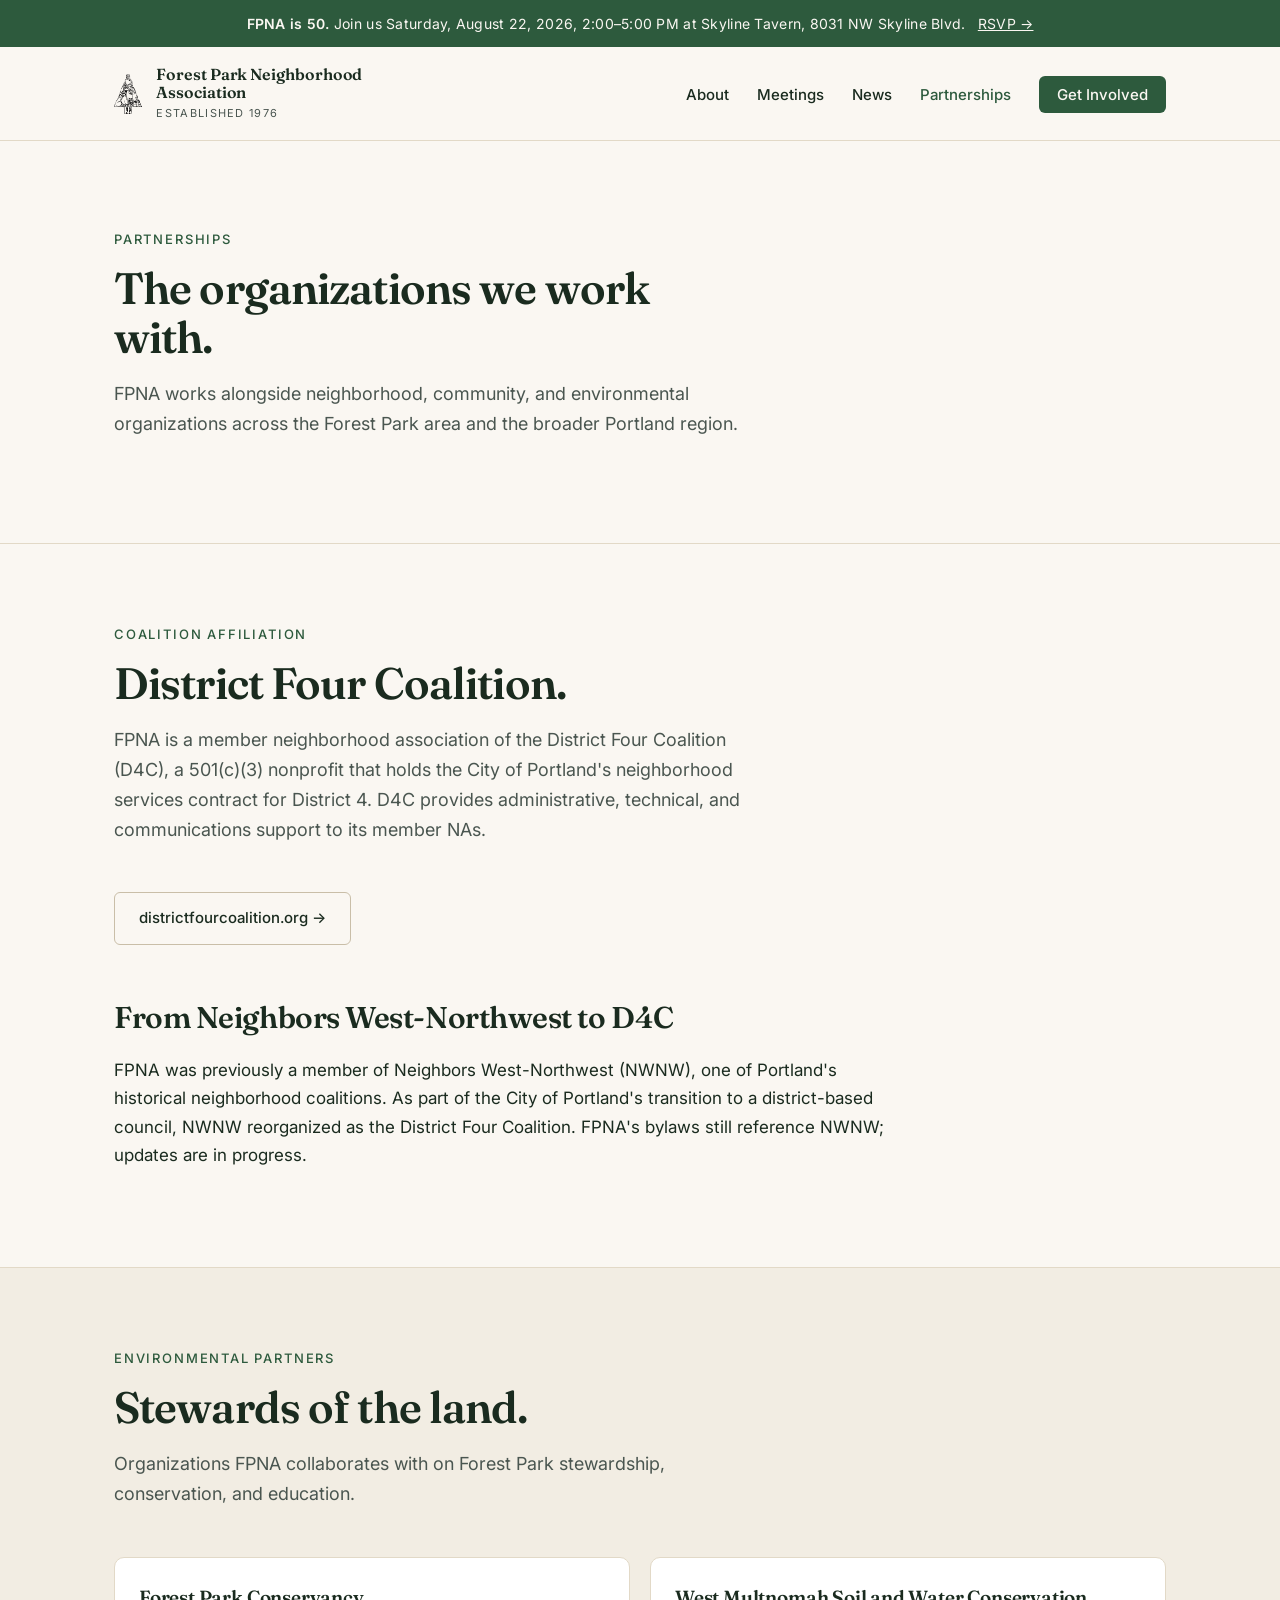
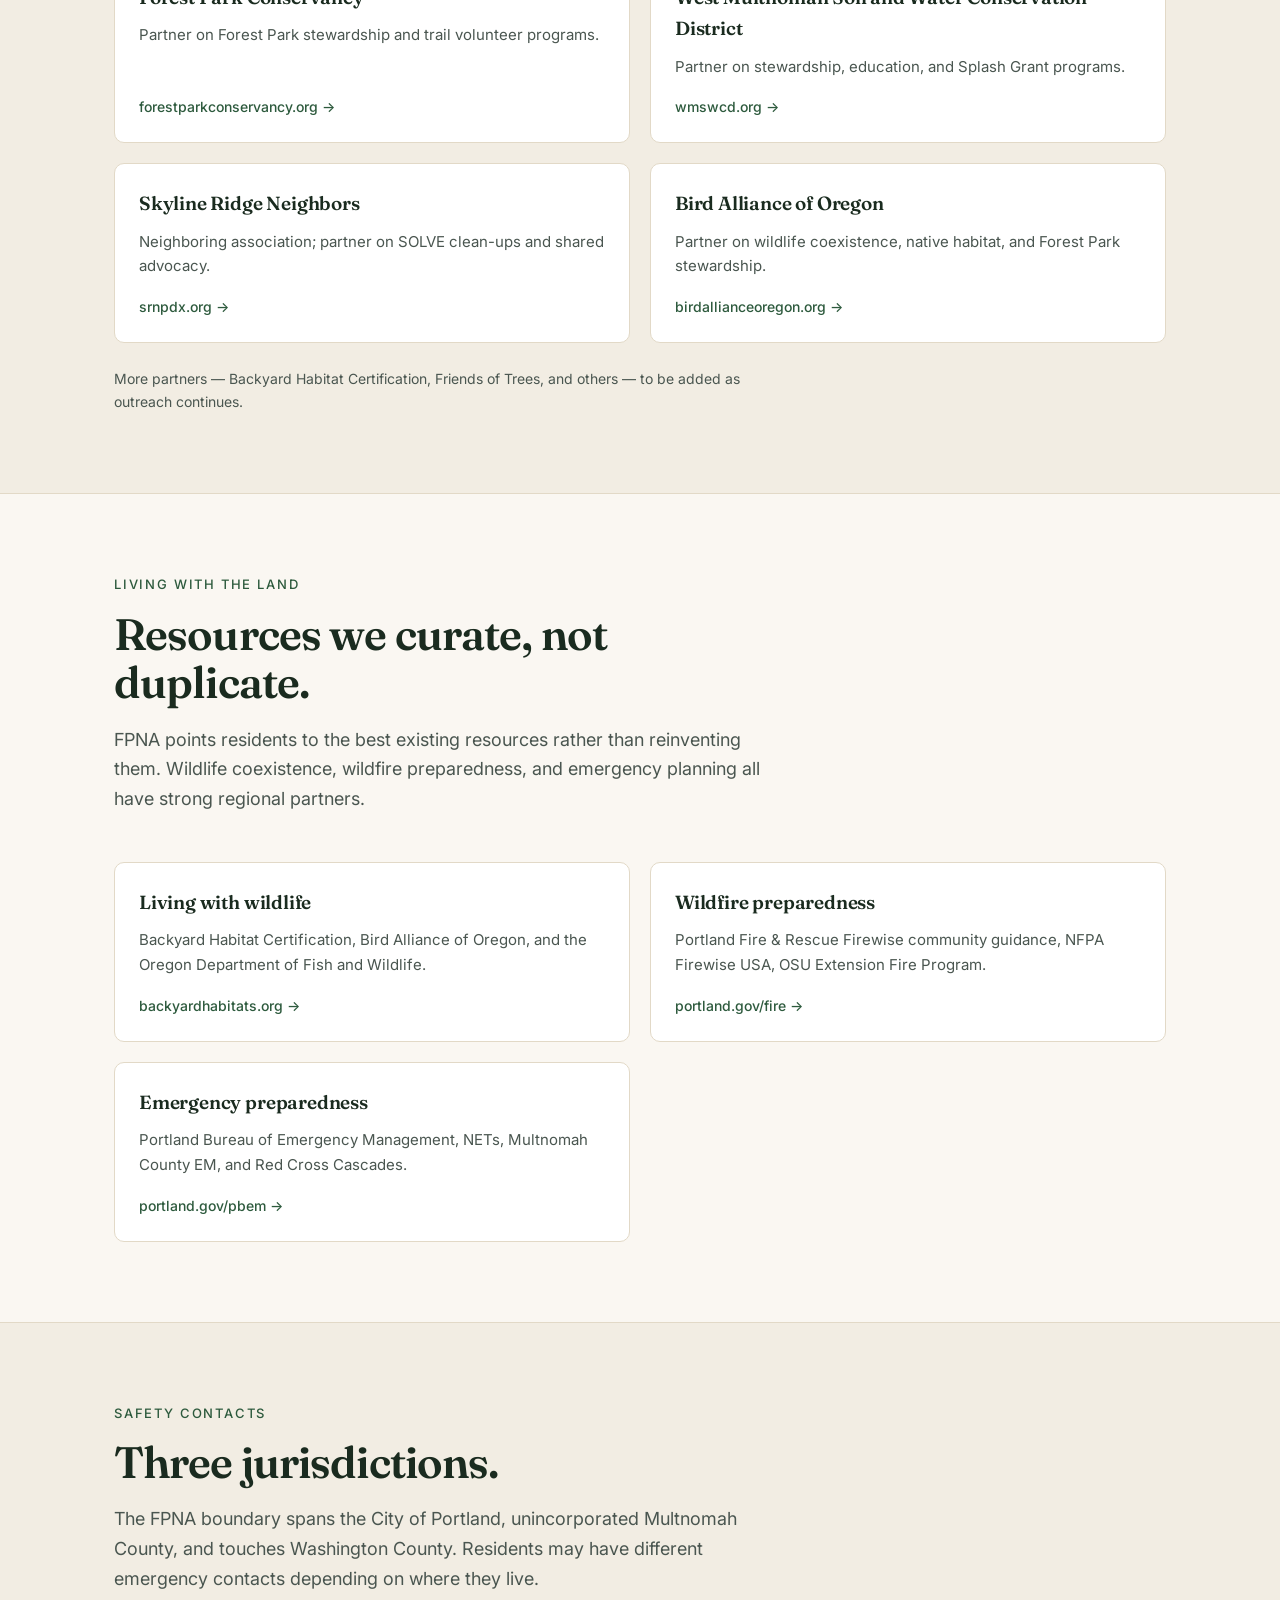
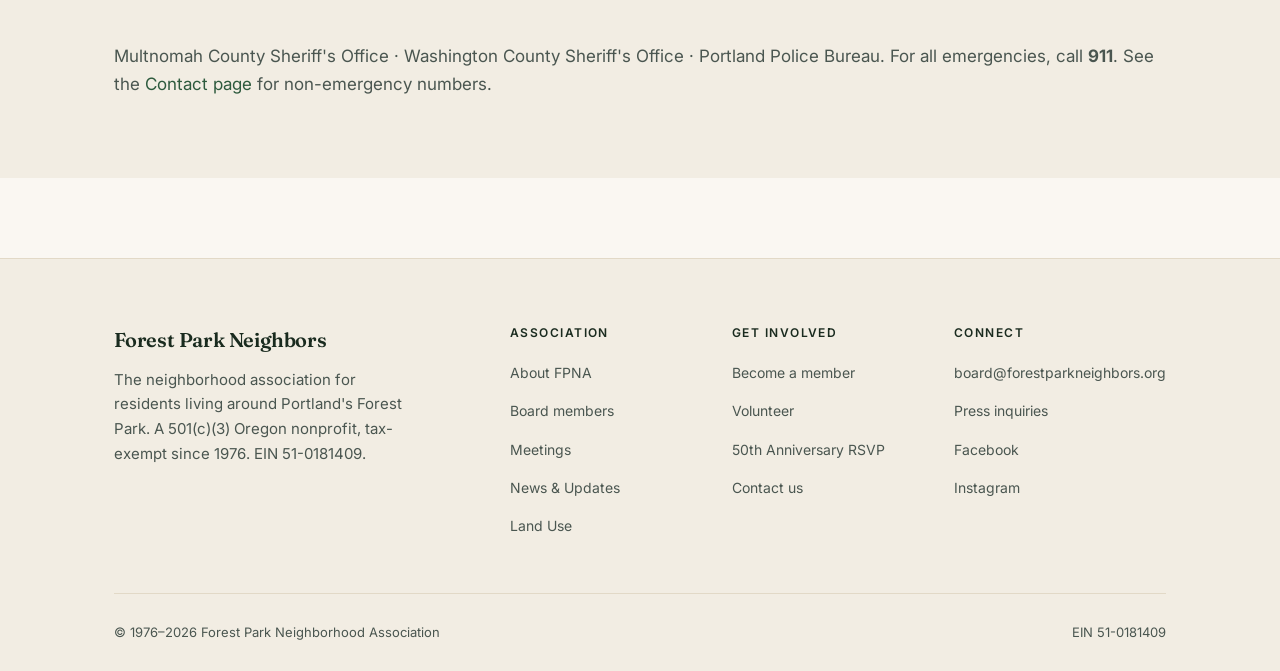
<file: partnerships.html>
<!DOCTYPE html>
<html lang="en">
<head>
  <meta charset="UTF-8">
  <meta name="viewport" content="width=device-width, initial-scale=1.0">
  <title>Partnerships — Forest Park Neighborhood Association</title>
  <meta name="description" content="FPNA's coalition affiliation with District Four Coalition, environmental partners, and living-with-the-land resources.">
  <link rel="preconnect" href="https://fonts.googleapis.com">
  <link rel="preconnect" href="https://fonts.gstatic.com" crossorigin>
  <link href="https://fonts.googleapis.com/css2?family=Fraunces:opsz,wght@9..144,500;9..144,600&family=Inter:wght@400;500;600&display=swap" rel="stylesheet">
  <link rel="stylesheet" href="styles.css">
</head>
<body>

  <div class="banner-50">
    <strong>FPNA is 50.</strong> Join us Saturday, August 22, 2026, 2:00–5:00 PM at Skyline Tavern, 8031 NW Skyline Blvd.
    <a href="get-involved.html#rsvp">RSVP →</a>
  </div>

  <header class="site-header">
    <div class="header-inner">
      <a href="index.html" class="brand">
        <img src="assets/fpna-logo-bw.png" alt="" class="brand-mark" />
        <span class="brand-text">
          <span class="brand-name">Forest Park Neighborhood Association</span>
          <span class="brand-tag">Established 1976</span>
        </span>
      </a>
      <nav class="main-nav" aria-label="Main">
        <ul>
          <li><a href="about.html">About</a></li>
          <li><a href="meetings.html">Meetings</a></li>
          <li><a href="news.html">News</a></li>
          <li><a href="partnerships.html" class="active">Partnerships</a></li>
          <li><a href="get-involved.html" class="nav-cta">Get Involved</a></li>
        </ul>
      </nav>
    </div>
  </header>

  <div class="page-header">
    <div class="container">
      <div class="section-eyebrow">Partnerships</div>
      <h1 class="section-title">The organizations we work with.</h1>
      <p class="section-sub">
        FPNA works alongside neighborhood, community, and environmental
        organizations across the Forest Park area and the broader Portland region.
      </p>
    </div>
  </div>

  <section>
    <div class="container">
      <div class="section-eyebrow">Coalition affiliation</div>
      <h2 class="section-title">District Four Coalition.</h2>
      <p class="section-sub">
        FPNA is a member neighborhood association of the District Four Coalition (D4C),
        a 501(c)(3) nonprofit that holds the City of Portland's neighborhood services
        contract for District 4. D4C provides administrative, technical, and
        communications support to its member NAs.
      </p>
      <p>
        <a href="https://districtfourcoalition.org" target="_blank" rel="noopener" class="btn btn-secondary">districtfourcoalition.org →</a>
      </p>

      <div class="prose" style="margin-top: 48px;">
        <h2>From Neighbors West-Northwest to D4C</h2>
        <p>
          FPNA was previously a member of Neighbors West-Northwest (NWNW), one of
          Portland's historical neighborhood coalitions. As part of the City of
          Portland's transition to a district-based council, NWNW reorganized as
          the District Four Coalition. FPNA's bylaws still reference NWNW;
          updates are in progress.
        </p>
      </div>
    </div>
  </section>

  <section style="background: var(--color-bg-alt); border-top: 1px solid var(--color-border); border-bottom: 1px solid var(--color-border);">
    <div class="container">
      <div class="section-eyebrow">Environmental partners</div>
      <h2 class="section-title">Stewards of the land.</h2>
      <p class="section-sub">
        Organizations FPNA collaborates with on Forest Park stewardship, conservation,
        and education.
      </p>

      <div class="resource-grid">
        <div class="resource-card">
          <h3>Forest Park Conservancy</h3>
          <p>Partner on Forest Park stewardship and trail volunteer programs.</p>
          <a href="https://forestparkconservancy.org" target="_blank" rel="noopener">forestparkconservancy.org →</a>
        </div>
        <div class="resource-card">
          <h3>West Multnomah Soil and Water Conservation District</h3>
          <p>Partner on stewardship, education, and Splash Grant programs.</p>
          <a href="https://wmswcd.org" target="_blank" rel="noopener">wmswcd.org →</a>
        </div>
        <div class="resource-card">
          <h3>Skyline Ridge Neighbors</h3>
          <p>Neighboring association; partner on SOLVE clean-ups and shared advocacy.</p>
          <a href="https://www.srnpdx.org" target="_blank" rel="noopener">srnpdx.org →</a>
        </div>
        <div class="resource-card">
          <h3>Bird Alliance of Oregon</h3>
          <p>Partner on wildlife coexistence, native habitat, and Forest Park stewardship.</p>
          <a href="https://birdallianceoregon.org" target="_blank" rel="noopener">birdallianceoregon.org →</a>
        </div>
      </div>
      <p class="muted" style="margin-top: 24px; font-size: 14px; max-width: 70ch;">
        More partners — Backyard Habitat Certification, Friends of Trees, and others
        — to be added as outreach continues.
      </p>
    </div>
  </section>

  <section>
    <div class="container">
      <div class="section-eyebrow">Living with the land</div>
      <h2 class="section-title">Resources we curate, not duplicate.</h2>
      <p class="section-sub">
        FPNA points residents to the best existing resources rather than reinventing
        them. Wildlife coexistence, wildfire preparedness, and emergency planning
        all have strong regional partners.
      </p>

      <div class="resource-grid">
        <div class="resource-card">
          <h3>Living with wildlife</h3>
          <p>Backyard Habitat Certification, Bird Alliance of Oregon, and the Oregon Department of Fish and Wildlife.</p>
          <a href="https://backyardhabitats.org" target="_blank" rel="noopener">backyardhabitats.org →</a>
        </div>
        <div class="resource-card">
          <h3>Wildfire preparedness</h3>
          <p>Portland Fire &amp; Rescue Firewise community guidance, NFPA Firewise USA, OSU Extension Fire Program.</p>
          <a href="https://www.portland.gov/fire" target="_blank" rel="noopener">portland.gov/fire →</a>
        </div>
        <div class="resource-card">
          <h3>Emergency preparedness</h3>
          <p>Portland Bureau of Emergency Management, NETs, Multnomah County EM, and Red Cross Cascades.</p>
          <a href="https://www.portland.gov/pbem" target="_blank" rel="noopener">portland.gov/pbem →</a>
        </div>
      </div>
    </div>
  </section>

  <section style="background: var(--color-bg-alt); border-top: 1px solid var(--color-border);">
    <div class="container">
      <div class="section-eyebrow">Safety contacts</div>
      <h2 class="section-title">Three jurisdictions.</h2>
      <p class="section-sub">
        The FPNA boundary spans the City of Portland, unincorporated Multnomah
        County, and touches Washington County. Residents may have different
        emergency contacts depending on where they live.
      </p>
      <p class="muted">
        Multnomah County Sheriff's Office · Washington County Sheriff's Office ·
        Portland Police Bureau. For all emergencies, call <strong>911</strong>.
        See the <a href="contact.html">Contact page</a> for non-emergency numbers.
      </p>
    </div>
  </section>

  <footer class="site-footer">
    <div class="container">
      <div class="footer-grid">
        <div>
          <div class="footer-brand">Forest Park Neighbors</div>
          <p class="footer-blurb">
            The neighborhood association for residents living around Portland's Forest Park.
            A 501(c)(3) Oregon nonprofit, tax-exempt since 1976. EIN 51-0181409.
          </p>
        </div>
        <div class="footer-col">
          <h4>Association</h4>
          <ul>
            <li><a href="about.html">About FPNA</a></li>
            <li><a href="about.html#board">Board members</a></li>
            <li><a href="meetings.html">Meetings</a></li>
            <li><a href="news.html">News &amp; Updates</a></li>
            <li><a href="land-use.html">Land Use</a></li>
          </ul>
        </div>
        <div class="footer-col">
          <h4>Get involved</h4>
          <ul>
            <li><a href="get-involved.html">Become a member</a></li>
            <li><a href="get-involved.html#volunteer">Volunteer</a></li>
            <li><a href="get-involved.html#rsvp">50th Anniversary RSVP</a></li>
            <li><a href="contact.html">Contact us</a></li>
          </ul>
        </div>
        <div class="footer-col">
          <h4>Connect</h4>
          <ul>
            <li><a href="mailto:board@forestparkneighbors.org">board@forestparkneighbors.org</a></li>
            <li><a href="contact.html#press">Press inquiries</a></li>
            <li><a href="https://www.facebook.com/forestparkneighborhoodassociation" target="_blank" rel="noopener">Facebook</a></li>
            <li><a href="https://www.instagram.com/forestparkneighbors" target="_blank" rel="noopener">Instagram</a></li>
          </ul>
        </div>
      </div>
      <div class="footer-bottom">
        <span>© 1976–2026 Forest Park Neighborhood Association</span>
        <span>EIN 51-0181409</span>
      </div>
    </div>
  </footer>

</body>
</html>
</file>
<file: styles.css>
/* FPNA Demo — design system */

:root {
  --color-bg: #FAF7F2;
  --color-bg-alt: #F2EDE3;
  --color-text: #1A2B1F;
  --color-text-muted: #4A5650;
  --color-accent: #2D5A3D;
  --color-accent-hover: #1F4029;
  --color-accent-soft: rgba(45, 90, 61, 0.08);
  --color-border: #E2D9C7;
  --color-border-strong: #C9BEA8;
  --color-card: #FFFFFF;

  --font-display: 'Fraunces', 'Iowan Old Style', 'Georgia', serif;
  --font-body: 'Inter', -apple-system, BlinkMacSystemFont, 'Segoe UI', sans-serif;

  --max-width: 1100px;
  --container-padding: 24px;
}

*, *::before, *::after { box-sizing: border-box; margin: 0; padding: 0; }
html { scroll-behavior: smooth; }

body {
  font-family: var(--font-body);
  font-size: 17px;
  line-height: 1.65;
  color: var(--color-text);
  background: var(--color-bg);
  -webkit-font-smoothing: antialiased;
  text-rendering: optimizeLegibility;
}

a { color: var(--color-accent); text-decoration: none; transition: color 0.15s; }
a:hover { text-decoration: underline; }
img { max-width: 100%; display: block; }

/* Anniversary banner */
.banner-50 {
  background: var(--color-accent);
  color: #FAF7F2;
  text-align: center;
  padding: 12px 16px;
  font-size: 14px;
  letter-spacing: 0.02em;
}
.banner-50 strong { font-weight: 600; }
.banner-50 a { color: #FAF7F2; text-decoration: underline; margin-left: 8px; }

/* Header */
.site-header {
  border-bottom: 1px solid var(--color-border);
  position: sticky;
  top: 0;
  z-index: 10;
  backdrop-filter: blur(8px);
  -webkit-backdrop-filter: blur(8px);
  background: rgba(250, 247, 242, 0.92);
}
.header-inner {
  max-width: var(--max-width);
  margin: 0 auto;
  padding: 18px var(--container-padding);
  display: flex;
  align-items: center;
  justify-content: space-between;
  gap: 24px;
}
.brand {
  display: flex;
  flex-direction: row;
  align-items: center;
  gap: 14px;
  color: var(--color-text);
}
.brand:hover { text-decoration: none; }
.brand-mark {
  height: 40px;
  width: auto;
  display: block;
  flex-shrink: 0;
}
.brand-text {
  display: flex;
  flex-direction: column;
  gap: 2px;
  min-width: 0;
}
.brand-name {
  font-family: var(--font-display);
  font-weight: 600;
  font-size: 16px;
  letter-spacing: -0.005em;
  line-height: 1.15;
  max-width: 22ch;
}
.brand-tag {
  font-size: 11px;
  letter-spacing: 0.12em;
  text-transform: uppercase;
  color: var(--color-text-muted);
}
nav.main-nav ul {
  list-style: none;
  display: flex;
  gap: 28px;
  align-items: center;
}
nav.main-nav a {
  color: var(--color-text);
  font-weight: 500;
  font-size: 15px;
}
nav.main-nav a:hover { color: var(--color-accent); text-decoration: none; }
nav.main-nav a.active { color: var(--color-accent); }
.nav-cta {
  background: var(--color-accent);
  color: #FAF7F2 !important;
  padding: 9px 18px;
  border-radius: 6px;
  font-weight: 500;
  font-size: 14px;
}
.nav-cta:hover { background: var(--color-accent-hover); text-decoration: none; }

@media (max-width: 820px) {
  .header-inner { flex-wrap: wrap; }
  nav.main-nav ul { gap: 18px; flex-wrap: wrap; }
}

/* Layout */
.container {
  max-width: var(--max-width);
  margin: 0 auto;
  padding: 0 var(--container-padding);
}
section { padding: 80px 0; }
.section-tight { padding: 56px 0; }

/* Hero */
.hero {
  padding: 96px 0 88px;
  position: relative;
  overflow: hidden;
}
.hero-inner { position: relative; z-index: 1; }
.hero-eyebrow {
  font-size: 13px;
  letter-spacing: 0.14em;
  text-transform: uppercase;
  color: var(--color-accent);
  font-weight: 500;
  margin-bottom: 24px;
}
.hero-title {
  font-family: var(--font-display);
  font-weight: 600;
  font-size: clamp(40px, 6vw, 72px);
  line-height: 1.05;
  letter-spacing: -0.025em;
  color: var(--color-text);
  margin-bottom: 28px;
  max-width: 18ch;
}
.hero-sub {
  font-size: 20px;
  line-height: 1.55;
  color: var(--color-text-muted);
  max-width: 56ch;
  margin-bottom: 36px;
}
.hero-actions {
  display: flex;
  gap: 14px;
  flex-wrap: wrap;
}

/* Decorative SVG backdrop */
.hero-decoration {
  position: absolute;
  right: -80px;
  top: 40px;
  width: 480px;
  opacity: 0.12;
  pointer-events: none;
}
@media (max-width: 900px) { .hero-decoration { display: none; } }

/* Buttons */
.btn {
  display: inline-block;
  padding: 13px 24px;
  border-radius: 6px;
  font-weight: 500;
  font-size: 15px;
  border: 1px solid transparent;
  cursor: pointer;
  font-family: inherit;
  transition: background 0.15s, color 0.15s, border-color 0.15s;
}
.btn-primary { background: var(--color-accent); color: #FAF7F2; }
.btn-primary:hover { background: var(--color-accent-hover); color: #FAF7F2; text-decoration: none; }
.btn-secondary { background: transparent; color: var(--color-text); border-color: var(--color-border-strong); }
.btn-secondary:hover { border-color: var(--color-accent); color: var(--color-accent); text-decoration: none; }

/* Sections */
.section-eyebrow {
  font-size: 13px;
  letter-spacing: 0.14em;
  text-transform: uppercase;
  color: var(--color-accent);
  font-weight: 500;
  margin-bottom: 14px;
}
.section-title {
  font-family: var(--font-display);
  font-weight: 600;
  font-size: clamp(30px, 4vw, 44px);
  line-height: 1.1;
  letter-spacing: -0.02em;
  margin-bottom: 18px;
  max-width: 22ch;
}
.section-sub {
  font-size: 18px;
  color: var(--color-text-muted);
  max-width: 60ch;
  margin-bottom: 48px;
}

/* Next meeting card */
.next-meeting {
  background: var(--color-card);
  border: 1px solid var(--color-border);
  border-left: 4px solid var(--color-accent);
  border-radius: 10px;
  padding: 32px;
  display: grid;
  grid-template-columns: auto 1fr auto;
  gap: 36px;
  align-items: center;
}
@media (max-width: 720px) {
  .next-meeting { grid-template-columns: 1fr; gap: 20px; padding: 24px; }
}
.next-meeting-date {
  text-align: center;
  border-right: 1px solid var(--color-border);
  padding-right: 36px;
}
@media (max-width: 720px) {
  .next-meeting-date { border-right: none; border-bottom: 1px solid var(--color-border); padding: 0 0 20px; }
}
.next-meeting-day {
  font-family: var(--font-display);
  font-size: 64px;
  font-weight: 600;
  line-height: 1;
  color: var(--color-accent);
}
.next-meeting-month {
  font-size: 13px;
  letter-spacing: 0.12em;
  text-transform: uppercase;
  color: var(--color-text-muted);
  margin-top: 8px;
  font-weight: 500;
}
.next-meeting-body h3 {
  font-family: var(--font-display);
  font-weight: 600;
  font-size: 22px;
  margin-bottom: 6px;
  letter-spacing: -0.01em;
}
.next-meeting-body p {
  color: var(--color-text-muted);
  font-size: 15px;
}
.next-meeting-body p strong { color: var(--color-text); font-weight: 500; }

/* News cards */
.news-grid {
  display: grid;
  grid-template-columns: repeat(3, 1fr);
  gap: 24px;
}
@media (max-width: 900px) { .news-grid { grid-template-columns: 1fr 1fr; } }
@media (max-width: 600px) { .news-grid { grid-template-columns: 1fr; } }
.news-card {
  background: var(--color-card);
  border: 1px solid var(--color-border);
  border-radius: 10px;
  padding: 28px;
  display: flex;
  flex-direction: column;
  transition: border-color 0.15s, transform 0.15s;
}
.news-card:hover { border-color: var(--color-accent); text-decoration: none; transform: translateY(-2px); }
.news-meta {
  font-size: 13px;
  letter-spacing: 0.08em;
  text-transform: uppercase;
  color: var(--color-accent);
  font-weight: 500;
  margin-bottom: 12px;
}
.news-title {
  font-family: var(--font-display);
  font-weight: 600;
  font-size: 22px;
  letter-spacing: -0.01em;
  line-height: 1.25;
  margin-bottom: 12px;
  color: var(--color-text);
}
.news-excerpt { color: var(--color-text-muted); font-size: 15px; margin-bottom: 20px; flex: 1; }
.news-read { font-size: 14px; color: var(--color-accent); font-weight: 500; }

/* Map + address checker */
.boundary-block {
  display: grid;
  grid-template-columns: 1.4fr 1fr;
  gap: 32px;
  align-items: start;
}
@media (max-width: 820px) { .boundary-block { grid-template-columns: 1fr; } }

.map-placeholder {
  background: var(--color-bg-alt);
  border: 1px solid var(--color-border);
  border-radius: 10px;
  aspect-ratio: 4 / 3;
  position: relative;
  overflow: hidden;
}
.map-placeholder svg.map-bg { position: absolute; inset: 0; width: 100%; height: 100%; }
.map-pin {
  position: absolute;
  left: 50%;
  top: 52%;
  transform: translate(-50%, -100%);
  width: 24px;
  height: 24px;
  background: var(--color-accent);
  border-radius: 50% 50% 50% 0;
  rotate: -45deg;
  box-shadow: 0 4px 8px rgba(0,0,0,0.15);
}
.map-pin::after {
  content: '';
  position: absolute;
  inset: 6px;
  background: var(--color-bg);
  border-radius: 50%;
}
.map-label {
  position: absolute;
  bottom: 16px;
  left: 16px;
  background: rgba(250, 247, 242, 0.95);
  border: 1px solid var(--color-border);
  border-radius: 6px;
  padding: 10px 14px;
  font-size: 13px;
  color: var(--color-text);
}

.checker-card {
  background: var(--color-card);
  border: 1px solid var(--color-border);
  border-radius: 10px;
  padding: 28px;
}
.checker-card h3 {
  font-family: var(--font-display);
  font-weight: 600;
  font-size: 22px;
  letter-spacing: -0.01em;
  margin-bottom: 10px;
}
.checker-card p { color: var(--color-text-muted); font-size: 15px; margin-bottom: 20px; }
.checker-form { display: flex; gap: 8px; }
.checker-form input {
  flex: 1;
  padding: 12px 14px;
  border: 1px solid var(--color-border);
  border-radius: 6px;
  font-family: inherit;
  font-size: 15px;
  background: var(--color-bg);
}
.checker-form input:focus { outline: none; border-color: var(--color-accent); }
.checker-form button {
  padding: 12px 20px;
  border: none;
  border-radius: 6px;
  background: var(--color-accent);
  color: #FAF7F2;
  font-family: inherit;
  font-size: 15px;
  font-weight: 500;
  cursor: pointer;
}
.checker-form button:hover { background: var(--color-accent-hover); }
.checker-note { font-size: 13px; color: var(--color-text-muted); margin-top: 12px; }

/* CTA band */
.cta-band {
  background: var(--color-accent);
  color: #FAF7F2;
  padding: 72px 0;
  text-align: center;
}
.cta-band h2 {
  font-family: var(--font-display);
  font-weight: 600;
  font-size: clamp(28px, 4vw, 42px);
  letter-spacing: -0.02em;
  margin-bottom: 16px;
}
.cta-band p { font-size: 18px; opacity: 0.92; max-width: 50ch; margin: 0 auto 28px; }
.cta-band .btn-primary {
  background: #FAF7F2;
  color: var(--color-accent);
}
.cta-band .btn-primary:hover { background: #FFFFFF; color: var(--color-accent-hover); }

/* Footer */
.site-footer {
  background: var(--color-bg-alt);
  border-top: 1px solid var(--color-border);
  padding: 64px 0 28px;
  margin-top: 80px;
}
.footer-grid {
  display: grid;
  grid-template-columns: 2fr 1fr 1fr 1fr;
  gap: 48px;
  margin-bottom: 44px;
}
@media (max-width: 768px) {
  .footer-grid { grid-template-columns: 1fr 1fr; gap: 32px; }
}
.footer-brand {
  font-family: var(--font-display);
  font-weight: 600;
  font-size: 20px;
  letter-spacing: -0.01em;
  margin-bottom: 12px;
  color: var(--color-text);
}
.footer-blurb { color: var(--color-text-muted); font-size: 15px; max-width: 32ch; }
.footer-col h4 {
  font-size: 12px;
  letter-spacing: 0.12em;
  text-transform: uppercase;
  margin-bottom: 16px;
  color: var(--color-text);
  font-weight: 600;
}
.footer-col ul { list-style: none; }
.footer-col li { margin-bottom: 10px; }
.footer-col a { color: var(--color-text-muted); font-size: 14px; }
.footer-col a:hover { color: var(--color-accent); }
.footer-bottom {
  padding-top: 28px;
  border-top: 1px solid var(--color-border);
  display: flex;
  justify-content: space-between;
  font-size: 13px;
  color: var(--color-text-muted);
  flex-wrap: wrap;
  gap: 16px;
}

/* Page header */
.page-header {
  padding: 88px 0 56px;
  border-bottom: 1px solid var(--color-border);
}

/* Prose */
.prose { max-width: 70ch; }
.prose p { margin-bottom: 18px; color: var(--color-text); }
.prose h2 {
  font-family: var(--font-display);
  font-weight: 600;
  font-size: 30px;
  letter-spacing: -0.015em;
  margin: 48px 0 14px;
}
.prose h3 {
  font-family: var(--font-display);
  font-weight: 600;
  font-size: 22px;
  margin: 32px 0 10px;
}
.prose ul { margin: 14px 0 22px 22px; }
.prose li { margin-bottom: 6px; }

/* Board members */
.board-grid {
  display: grid;
  grid-template-columns: repeat(auto-fit, minmax(220px, 1fr));
  gap: 20px;
}
.board-card {
  background: var(--color-card);
  border: 1px solid var(--color-border);
  border-radius: 10px;
  padding: 24px;
}
.board-card .name {
  font-family: var(--font-display);
  font-weight: 600;
  font-size: 18px;
  letter-spacing: -0.01em;
  margin-bottom: 6px;
}
.board-card .role {
  font-size: 12px;
  letter-spacing: 0.08em;
  text-transform: uppercase;
  color: var(--color-accent);
  margin-bottom: 12px;
  font-weight: 500;
}
.board-card .since { font-size: 14px; color: var(--color-text-muted); }

/* Timeline (history) */
.timeline {
  border-left: 2px solid var(--color-border);
  padding-left: 28px;
  margin-left: 6px;
  max-width: 60ch;
}
.timeline-item { position: relative; padding-bottom: 32px; }
.timeline-item::before {
  content: '';
  position: absolute;
  left: -35px;
  top: 6px;
  width: 12px;
  height: 12px;
  background: var(--color-accent);
  border-radius: 50%;
  border: 2px solid var(--color-bg);
}
.timeline-year {
  font-family: var(--font-display);
  font-weight: 600;
  font-size: 20px;
  color: var(--color-accent);
  margin-bottom: 4px;
}
.timeline-title { font-weight: 500; margin-bottom: 4px; }
.timeline-desc { color: var(--color-text-muted); font-size: 15px; }

/* Meeting list */
.meeting-list { list-style: none; }
.meeting-list li {
  display: grid;
  grid-template-columns: 120px 1fr auto;
  gap: 24px;
  padding: 20px 0;
  border-bottom: 1px solid var(--color-border);
  align-items: center;
}
@media (max-width: 600px) {
  .meeting-list li { grid-template-columns: 1fr; gap: 6px; }
}
.meeting-date {
  font-family: var(--font-display);
  font-weight: 600;
  font-size: 18px;
  color: var(--color-accent);
}
.meeting-topic { font-weight: 500; }
.meeting-link { font-size: 14px; }

/* Forms (general) */
.form-grid {
  display: grid;
  grid-template-columns: 1fr 1fr;
  gap: 20px;
}
@media (max-width: 600px) { .form-grid { grid-template-columns: 1fr; } }
.form-group { display: flex; flex-direction: column; }
.form-group.full { grid-column: 1 / -1; }
.form-group label {
  font-size: 13px;
  font-weight: 500;
  margin-bottom: 6px;
  letter-spacing: 0.02em;
}
.form-group input,
.form-group textarea,
.form-group select {
  padding: 12px 14px;
  border: 1px solid var(--color-border);
  border-radius: 6px;
  font-family: inherit;
  font-size: 15px;
  background: var(--color-bg);
}
.form-group input:focus,
.form-group textarea:focus,
.form-group select:focus { outline: none; border-color: var(--color-accent); }
.form-group textarea { min-height: 120px; resize: vertical; }

/* Resource list */
.resource-grid {
  display: grid;
  grid-template-columns: repeat(2, 1fr);
  gap: 20px;
}
@media (max-width: 700px) { .resource-grid { grid-template-columns: 1fr; } }
.resource-card {
  background: var(--color-card);
  border: 1px solid var(--color-border);
  border-radius: 10px;
  padding: 24px;
  display: flex;
  flex-direction: column;
}
.resource-card h3 {
  font-family: var(--font-display);
  font-weight: 600;
  font-size: 19px;
  letter-spacing: -0.01em;
  margin-bottom: 10px;
}
.resource-card p { color: var(--color-text-muted); font-size: 15px; margin-bottom: 16px; flex: 1; }
.resource-card a { font-size: 14px; font-weight: 500; }

/* Utilities */
.text-center { text-align: center; }
.muted { color: var(--color-text-muted); }
.divider {
  height: 1px;
  background: var(--color-border);
  margin: 48px 0;
}
</file>
